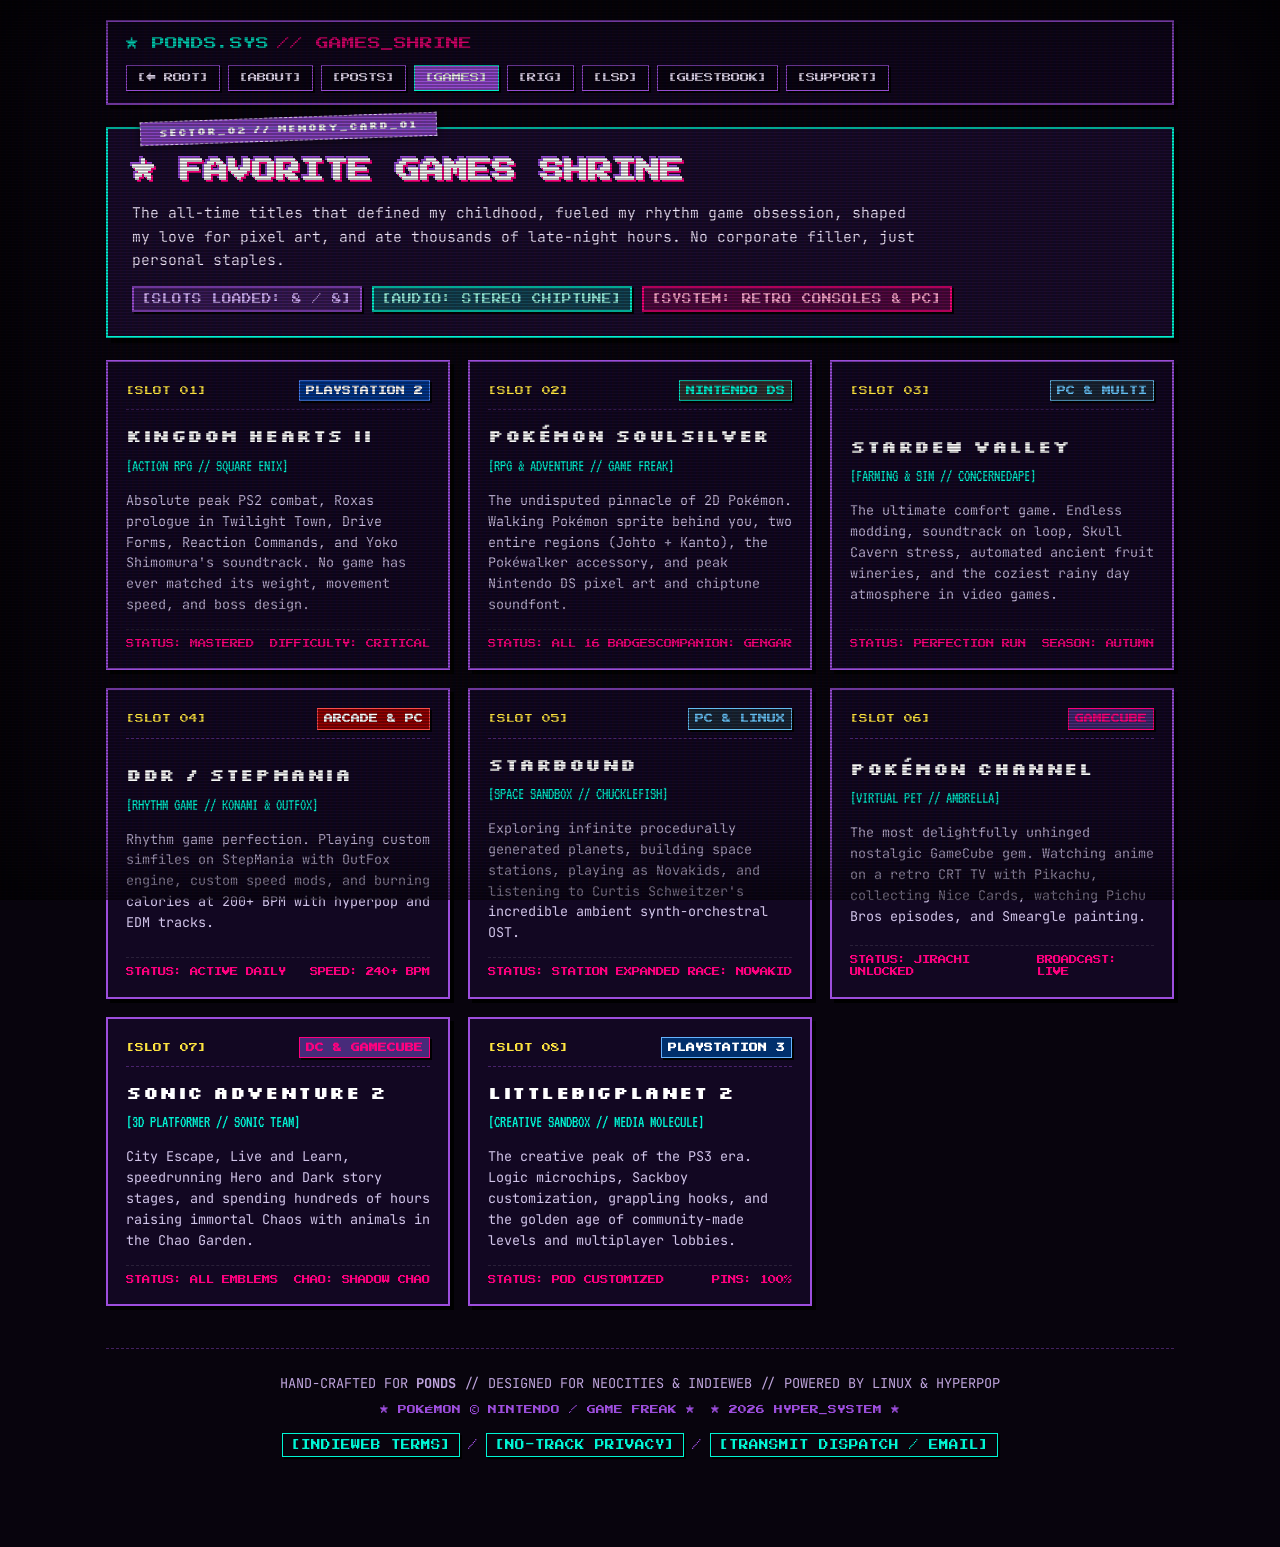
<file: games/index.html>
<!DOCTYPE html>
<html lang="en">
<head>
  <meta charset="UTF-8" />
  <meta name="viewport" content="width=device-width, initial-scale=1.0" />
  <title>★ PONDS // GAMES SHRINE ★ RETRO LOUNGE ★</title>
  <meta name="description" content="Ponds' personal games shrine: Kingdom Hearts 2, Pokémon SoulSilver, Stardew Valley, DDR, Starbound, Pokémon Channel, SA2, and LBP2." />
  <meta name="theme-color" content="#8b00ff" />

  <link rel="icon" type="image/svg+xml" href="../favicon.svg" />
  <link rel="preconnect" href="https://fonts.googleapis.com" />
  <link rel="preconnect" href="https://fonts.gstatic.com" crossorigin />
  <link href="https://fonts.googleapis.com/css2?family=JetBrains+Mono:wght@400;700&family=Press+Start+2P&family=Share+Tech+Mono&family=Silkscreen:wght@400;700&family=VT323&display=swap" rel="stylesheet" />
  <link rel="stylesheet" href="../style.css" />

  <!-- OpenGraph / Social Embed Metadata -->
  <meta property="og:title" content="★ PONDS // GAMES SHRINE ★ RETRO LOUNGE ★" />
  <meta property="og:description" content="Ponds' personal games shrine: Kingdom Hearts 2, Pokémon SoulSilver, Stardew Valley, DDR, Starbound, Pokémon Channel, SA2, and LBP2." />
  <meta property="og:url" content="https://ihateuponds.neocities.org/games/" />
  <meta property="og:type" content="website" />
  <meta property="og:image" content="https://ihateuponds.neocities.org/avatar.jpeg" />

  <style>
    .subpage-container {
      max-width: 1100px;
      margin: 20px auto 50px;
      padding: 0 16px;
      display: flex;
      flex-direction: column;
      gap: 22px;
      position: relative;
      z-index: 10;
    }

    /* Subpage Top Bar */
    .subpage-nav-bar {
      display: flex;
      align-items: center;
      justify-content: space-between;
      background: rgba(18, 7, 32, 0.95);
      border: 2px solid var(--neon-purple);
      box-shadow: 4px 4px 0 #000;
      padding: 12px 18px;
      flex-wrap: wrap;
      gap: 12px;
    }

    .subpage-brand {
      font-family: var(--font-pixel);
      font-size: 0.8rem;
      color: var(--neon-cyan);
      text-decoration: none;
      display: flex;
      align-items: center;
      gap: 8px;
    }
    .subpage-brand:hover {
      color: #fff;
    }

    .subpage-links-group {
      display: flex;
      align-items: center;
      gap: 8px;
      flex-wrap: wrap;
    }

    .subpage-nav-link {
      font-family: var(--font-pixel);
      font-size: 0.58rem;
      padding: 5px 10px;
      background: #090312;
      border: 1px solid var(--neon-purple);
      color: var(--text-main);
      text-decoration: none;
      box-shadow: 2px 2px 0 #000;
      transition: all 0.15s ease;
    }
    .subpage-nav-link:hover, .subpage-nav-link.active {
      background: var(--neon-purple);
      color: #fff;
      border-color: var(--neon-cyan);
    }

    /* Hero Banner */
    .games-hero-card {
      background: var(--bg-card);
      border: 2px solid var(--neon-cyan);
      box-shadow: 5px 5px 0 #000;
      padding: 24px;
      position: relative;
    }

    .games-hero-title {
      font-family: var(--font-pixel);
      font-size: 1.5rem;
      color: #fff;
      text-shadow: 2px 2px 0 var(--neon-pink), -2px -2px 0 var(--neon-purple);
      margin-bottom: 12px;
    }

    .games-hero-desc {
      font-family: var(--font-body);
      font-size: 0.92rem;
      color: var(--text-main);
      line-height: 1.6;
      max-width: 800px;
    }

    .hero-meta-strip {
      margin-top: 14px;
      display: flex;
      gap: 10px;
      flex-wrap: wrap;
    }

    /* Games Grid */
    .games-vault-grid {
      display: grid;
      grid-template-columns: repeat(auto-fit, minmax(320px, 1fr));
      gap: 18px;
    }

    .game-vault-item {
      background: #120722;
      border: 2px solid var(--neon-purple);
      box-shadow: 4px 4px 0 #000;
      padding: 18px;
      display: flex;
      flex-direction: column;
      justify-content: space-between;
      position: relative;
      transition: border-color 0.2s ease, transform 0.2s ease;
    }
    .game-vault-item:hover {
      border-color: var(--neon-pink);
      transform: translateY(-2px);
    }

    .game-header-row {
      display: flex;
      justify-content: space-between;
      align-items: center;
      margin-bottom: 12px;
      border-bottom: 1px dashed rgba(157, 78, 221, 0.4);
      padding-bottom: 8px;
    }

    .game-slot-id {
      font-family: var(--font-pixel);
      font-size: 0.55rem;
      color: var(--neon-yellow);
    }

    .plat-badge {
      font-family: var(--font-pixel);
      font-size: 0.55rem;
      padding: 3px 6px;
      box-shadow: 2px 2px 0 #000;
      font-weight: bold;
    }
    .plat-ps2 { background: #003791; color: #fff; border: 1px solid #4d88ff; }
    .plat-nds { background: #333333; color: #00f5d4; border: 1px solid #00f5d4; }
    .plat-pc { background: #1b2838; color: #66c0f4; border: 1px solid #66c0f4; }
    .plat-arcade { background: #990000; color: #fff; border: 1px solid #ff4d4d; }
    .plat-gcn { background: #472b7a; color: #ff007f; border: 1px solid #ff007f; }
    .plat-ps3 { background: #002f6c; color: #fff; border: 1px solid #66b3ff; }

    .game-title-text {
      font-family: var(--font-silk);
      font-size: 1.15rem;
      color: #fff;
      margin-bottom: 4px;
      letter-spacing: 0.03em;
    }

    .game-genre-tag {
      font-family: var(--font-terminal);
      font-size: 1rem;
      color: var(--neon-cyan);
      margin-bottom: 12px;
      display: inline-block;
    }

    .game-body-desc {
      font-family: var(--font-body);
      font-size: 0.84rem;
      color: #d1c4e9;
      line-height: 1.55;
    }

    .game-footer-tag {
      margin-top: 14px;
      padding-top: 8px;
      border-top: 1px dashed rgba(255, 255, 255, 0.1);
      font-family: var(--font-pixel);
      font-size: 0.52rem;
      color: var(--neon-pink);
      display: flex;
      justify-content: space-between;
    }
  </style>
</head>
<body class="crt-enabled">
  <!-- CRT Scanline Filter -->
  <div class="crt-layer active" id="crt-overlay"></div>

  <div class="subpage-container">

    <!-- Top Navigation Bar -->
    <nav class="subpage-nav-bar">
      <a href="../" class="subpage-brand">
        <span>★ PONDS.SYS</span>
        <span style="color: var(--neon-pink);">// GAMES_SHRINE</span>
      </a>
      <div class="subpage-links-group">
        <a href="../" class="subpage-nav-link">[← ROOT]</a>
        <a href="../about/" class="subpage-nav-link">[ABOUT]</a>
        <a href="../posts/" class="subpage-nav-link">[POSTS]</a>
        <a href="../games/" class="subpage-nav-link active">[GAMES]</a>
        <a href="../rig/" class="subpage-nav-link">[RIG]</a>
        <a href="../lsd/" class="subpage-nav-link">[LSD]</a>
        <a href="../guestbook/" class="subpage-nav-link">[GUESTBOOK]</a>
        <a href="../support/" class="subpage-nav-link">[SUPPORT]</a>
      </div>
    </nav>

    <!-- Games Hero Banner -->
    <header class="games-hero-card">
      <div class="washi-tape purple-tape">SECTOR_02 // MEMORY_CARD_01</div>
      <h1 class="games-hero-title">★ FAVORITE GAMES SHRINE</h1>
      <p class="games-hero-desc">
        The all-time titles that defined my childhood, fueled my rhythm game obsession, shaped my love for pixel art, and ate thousands of late-night hours. No corporate filler, just personal staples.
      </p>
      <div class="hero-meta-strip">
        <span class="accent-pill purple">[SLOTS LOADED: 8 / 8]</span>
        <span class="accent-pill cyan">[AUDIO: STEREO CHIPTUNE]</span>
        <span class="accent-pill pink">[SYSTEM: RETRO CONSOLES &amp; PC]</span>
      </div>
    </header>

    <!-- Games Vault Grid -->
    <main class="games-vault-grid">

      <!-- 1. Kingdom Hearts II -->
      <article class="game-vault-item">
        <div class="game-header-row">
          <span class="game-slot-id">[SLOT 01]</span>
          <span class="plat-badge plat-ps2">PLAYSTATION 2</span>
        </div>
        <div class="game-info">
          <h2 class="game-title-text">Kingdom Hearts II</h2>
          <span class="game-genre-tag">[ACTION RPG // SQUARE ENIX]</span>
          <p class="game-body-desc">
            Absolute peak PS2 combat, Roxas prologue in Twilight Town, Drive Forms, Reaction Commands, and Yoko Shimomura's soundtrack. No game has ever matched its weight, movement speed, and boss design.
          </p>
        </div>
        <div class="game-footer-tag">
          <span>STATUS: MASTERED</span>
          <span>DIFFICULTY: CRITICAL</span>
        </div>
      </article>

      <!-- 2. Pokémon SoulSilver -->
      <article class="game-vault-item">
        <div class="game-header-row">
          <span class="game-slot-id">[SLOT 02]</span>
          <span class="plat-badge plat-nds">NINTENDO DS</span>
        </div>
        <div class="game-info">
          <h2 class="game-title-text">Pokémon SoulSilver</h2>
          <span class="game-genre-tag">[RPG &amp; ADVENTURE // GAME FREAK]</span>
          <p class="game-body-desc">
            The undisputed pinnacle of 2D Pokémon. Walking Pokémon sprite behind you, two entire regions (Johto + Kanto), the Pokéwalker accessory, and peak Nintendo DS pixel art and chiptune soundfont.
          </p>
        </div>
        <div class="game-footer-tag">
          <span>STATUS: ALL 16 BADGES</span>
          <span>COMPANION: GENGAR</span>
        </div>
      </article>

      <!-- 3. Stardew Valley -->
      <article class="game-vault-item">
        <div class="game-header-row">
          <span class="game-slot-id">[SLOT 03]</span>
          <span class="plat-badge plat-pc">PC &amp; MULTI</span>
        </div>
        <div class="game-info">
          <h2 class="game-title-text">Stardew Valley</h2>
          <span class="game-genre-tag">[FARMING &amp; SIM // CONCERNEDAPE]</span>
          <p class="game-body-desc">
            The ultimate comfort game. Endless modding, soundtrack on loop, Skull Cavern stress, automated ancient fruit wineries, and the coziest rainy day atmosphere in video games.
          </p>
        </div>
        <div class="game-footer-tag">
          <span>STATUS: PERFECTION RUN</span>
          <span>SEASON: AUTUMN</span>
        </div>
      </article>

      <!-- 4. DanceDanceRevolution / StepMania -->
      <article class="game-vault-item">
        <div class="game-header-row">
          <span class="game-slot-id">[SLOT 04]</span>
          <span class="plat-badge plat-arcade">ARCADE &amp; PC</span>
        </div>
        <div class="game-info">
          <h2 class="game-title-text">DDR / StepMania</h2>
          <span class="game-genre-tag">[RHYTHM GAME // KONAMI &amp; OUTFOX]</span>
          <p class="game-body-desc">
            Rhythm game perfection. Playing custom simfiles on StepMania with OutFox engine, custom speed mods, and burning calories at 200+ BPM with hyperpop and EDM tracks.
          </p>
        </div>
        <div class="game-footer-tag">
          <span>STATUS: ACTIVE DAILY</span>
          <span>SPEED: 240+ BPM</span>
        </div>
      </article>

      <!-- 5. Starbound -->
      <article class="game-vault-item">
        <div class="game-header-row">
          <span class="game-slot-id">[SLOT 05]</span>
          <span class="plat-badge plat-pc">PC &amp; LINUX</span>
        </div>
        <div class="game-info">
          <h2 class="game-title-text">Starbound</h2>
          <span class="game-genre-tag">[SPACE SANDBOX // CHUCKLEFISH]</span>
          <p class="game-body-desc">
            Exploring infinite procedurally generated planets, building space stations, playing as Novakids, and listening to Curtis Schweitzer's incredible ambient synth-orchestral OST.
          </p>
        </div>
        <div class="game-footer-tag">
          <span>STATUS: STATION EXPANDED</span>
          <span>RACE: NOVAKID</span>
        </div>
      </article>

      <!-- 6. Pokémon Channel -->
      <article class="game-vault-item">
        <div class="game-header-row">
          <span class="game-slot-id">[SLOT 06]</span>
          <span class="plat-badge plat-gcn">GAMECUBE</span>
        </div>
        <div class="game-info">
          <h2 class="game-title-text">Pokémon Channel</h2>
          <span class="game-genre-tag">[VIRTUAL PET // AMBRELLA]</span>
          <p class="game-body-desc">
            The most delightfully unhinged nostalgic GameCube gem. Watching anime on a retro CRT TV with Pikachu, collecting Nice Cards, watching Pichu Bros episodes, and Smeargle painting.
          </p>
        </div>
        <div class="game-footer-tag">
          <span>STATUS: JIRACHI UNLOCKED</span>
          <span>BROADCAST: LIVE</span>
        </div>
      </article>

      <!-- 7. Sonic Adventure 2 -->
      <article class="game-vault-item">
        <div class="game-header-row">
          <span class="game-slot-id">[SLOT 07]</span>
          <span class="plat-badge plat-gcn">DC &amp; GAMECUBE</span>
        </div>
        <div class="game-info">
          <h2 class="game-title-text">Sonic Adventure 2</h2>
          <span class="game-genre-tag">[3D PLATFORMER // SONIC TEAM]</span>
          <p class="game-body-desc">
            City Escape, Live and Learn, speedrunning Hero and Dark story stages, and spending hundreds of hours raising immortal Chaos with animals in the Chao Garden.
          </p>
        </div>
        <div class="game-footer-tag">
          <span>STATUS: ALL EMBLEMS</span>
          <span>CHAO: SHADOW CHAO</span>
        </div>
      </article>

      <!-- 8. LittleBigPlanet 2 -->
      <article class="game-vault-item">
        <div class="game-header-row">
          <span class="game-slot-id">[SLOT 08]</span>
          <span class="plat-badge plat-ps3">PLAYSTATION 3</span>
        </div>
        <div class="game-info">
          <h2 class="game-title-text">LittleBigPlanet 2</h2>
          <span class="game-genre-tag">[CREATIVE SANDBOX // MEDIA MOLECULE]</span>
          <p class="game-body-desc">
            The creative peak of the PS3 era. Logic microchips, Sackboy customization, grappling hooks, and the golden age of community-made levels and multiplayer lobbies.
          </p>
        </div>
        <div class="game-footer-tag">
          <span>STATUS: POD CUSTOMIZED</span>
          <span>PINS: 100%</span>
        </div>
      </article>

    </main>

    <!-- Footer -->
    <footer class="scrap-footer" style="margin-top: 20px;">
      <p class="footer-text">
        HAND-CRAFTED FOR <strong>PONDS</strong> // DESIGNED FOR NEOCITIES &amp; INDIEWEB // POWERED BY LINUX &amp; HYPERPOP
      </p>
      <div class="footer-badges">
        <span>★ POKÉMON © NINTENDO / GAME FREAK ★</span>
        <span>★ 2026 HYPER_SYSTEM ★</span>
      </div>
      <div class="footer-legal-links">
        <a href="../#terms-modal" class="footer-policy-btn">[INDIEWEB TERMS]</a>
        <span class="footer-sep">/</span>
        <a href="../#privacy-modal" class="footer-policy-btn">[NO-TRACK PRIVACY]</a>
        <span class="footer-sep">/</span>
        <a href="mailto:ihateuponds@gmail.com" class="footer-policy-btn">[TRANSMIT DISPATCH / EMAIL]</a>
      </div>
    </footer>

  </div>

  <script>
    document.addEventListener("DOMContentLoaded", () => {
      // Sound FX Engine
      let audioCtx = null;
      function playChime(freq = 600) {
        try {
          const AudioContext = window.AudioContext || window.webkitAudioContext;
          if (!audioCtx) audioCtx = new AudioContext();
          if (audioCtx.state === "suspended") audioCtx.resume();
          const osc = audioCtx.createOscillator();
          const gain = audioCtx.createGain();
          osc.type = "triangle";
          osc.frequency.setValueAtTime(freq, audioCtx.currentTime);
          osc.frequency.exponentialRampToValueAtTime(freq * 1.4, audioCtx.currentTime + 0.08);
          gain.gain.setValueAtTime(0.15, audioCtx.currentTime);
          gain.gain.exponentialRampToValueAtTime(0.01, audioCtx.currentTime + 0.1);
          osc.connect(gain);
          gain.connect(audioCtx.destination);
          osc.start();
          osc.stop(audioCtx.currentTime + 0.1);
        } catch(e) {}
      }

      // Interactive Game Cards Click
      document.querySelectorAll(".game-vault-item").forEach(item => {
        item.style.cursor = "pointer";
        item.addEventListener("click", () => {
          document.querySelectorAll(".game-vault-item").forEach(i => i.style.borderColor = "var(--neon-purple)");
          item.style.borderColor = "var(--neon-pink)";
          playChime(700);
        });
      });

      // Unlock Gym Badge for visiting /games/
      try {
        let badges = JSON.parse(localStorage.getItem('ponds_gym_badges') || '{}');
        badges['volcano'] = true;
        localStorage.setItem('ponds_gym_badges', JSON.stringify(badges));
      } catch(e) {}

      // Click chime for buttons & links
      document.querySelectorAll("button, a").forEach(el => {
        el.addEventListener("click", () => playChime(750));
      });
    });
  </script>
</body>
</html>
</file>
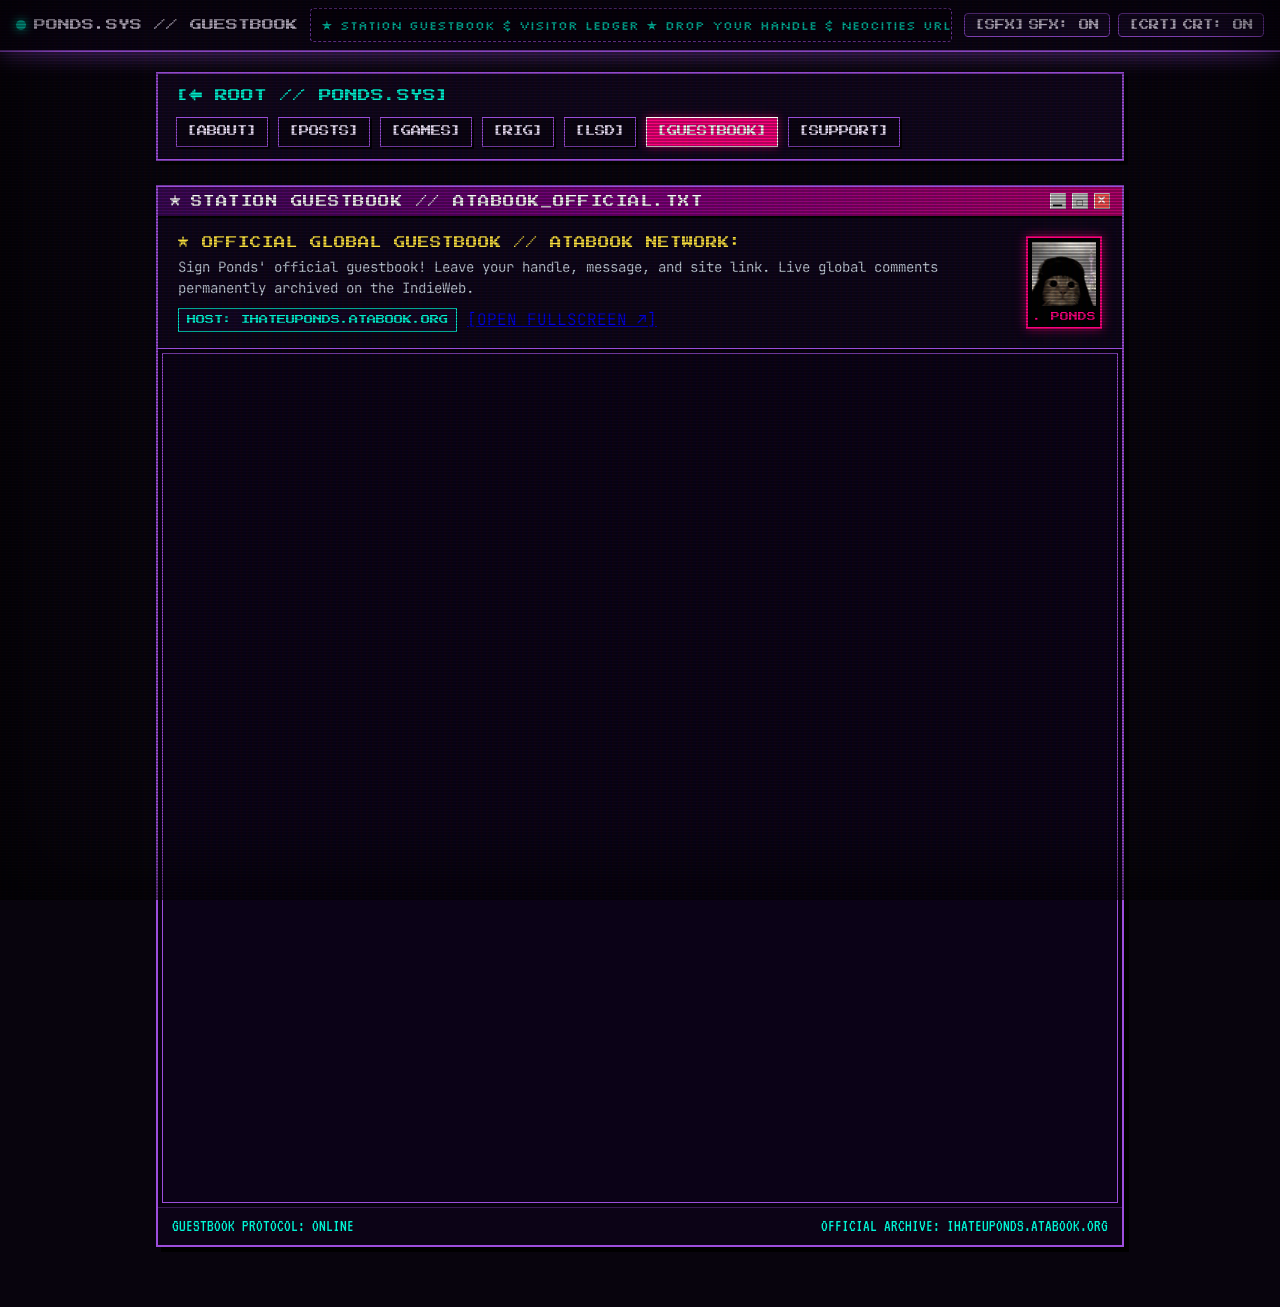
<file: guestbook/index.html>
<!DOCTYPE html>
<html lang="en">
<head>
  <meta charset="UTF-8" />
  <meta name="viewport" content="width=device-width, initial-scale=1.0" />
  <title>★ PONDS // GUESTBOOK ★ SIGNATURES &amp; SHOUTBOX ★</title>
  <meta name="description" content="Ponds public guestbook and visitor ledger: Sign your name, choose a retro pixel avatar, and leave your mark on the station." />
  <meta name="theme-color" content="#8b00ff" />

  <link rel="icon" type="image/svg+xml" href="../favicon.svg" />
  <link rel="preconnect" href="https://fonts.googleapis.com" />
  <link rel="preconnect" href="https://fonts.gstatic.com" crossorigin />
  <link href="https://fonts.googleapis.com/css2?family=JetBrains+Mono:wght@400;700&family=Press+Start+2P&family=Share+Tech+Mono&family=Silkscreen:wght@400;700&family=VT323&display=swap" rel="stylesheet" />
  <link rel="stylesheet" href="../style.css" />

  <!-- OpenGraph / Social Embed Metadata -->
  <meta property="og:title" content="★ PONDS // GUESTBOOK ★ SIGNATURES &amp; SHOUTBOX ★" />
  <meta property="og:description" content="Ponds public guestbook and visitor ledger: Sign your name, choose a retro pixel avatar, and leave your mark on the station." />
  <meta property="og:url" content="https://ihateuponds.neocities.org/guestbook/" />
  <meta property="og:type" content="website" />
  <meta property="og:image" content="https://ihateuponds.neocities.org/avatar.jpeg" />

  <style>
    .subpage-container {
      max-width: 1000px;
      margin: 20px auto 60px;
      padding: 0 16px;
      display: flex;
      flex-direction: column;
      gap: 24px;
      position: relative;
      z-index: 10;
    }

    /* Subpage Top Bar */
    .subpage-nav-bar {
      display: flex;
      align-items: center;
      justify-content: space-between;
      background: rgba(18, 7, 32, 0.95);
      border: 2px solid var(--neon-purple);
      box-shadow: 4px 4px 0 #000;
      padding: 12px 18px;
      flex-wrap: wrap;
      gap: 12px;
    }

    .subpage-brand {
      font-family: var(--font-pixel);
      font-size: 0.8rem;
      color: var(--neon-cyan);
      text-decoration: none;
      display: flex;
      align-items: center;
      gap: 8px;
    }
    .subpage-brand:hover {
      color: #fff;
    }

    .subpage-telemetry {
      display: flex;
      align-items: center;
      gap: 10px;
      flex-wrap: wrap;
    }

    .telemetry-link {
      font-family: var(--font-pixel);
      font-size: 0.65rem;
      text-decoration: none;
      padding: 6px 10px;
      border: 1px solid var(--neon-purple);
      background: rgba(10, 4, 18, 0.85);
      color: var(--text-main);
      transition: all 0.15s ease;
    }
    .telemetry-link:hover, .telemetry-link.active {
      background: var(--neon-pink);
      color: #fff;
      border-color: #fff;
      box-shadow: 0 0 8px var(--neon-pink-glow);
    }

    /* Retro Window Base */
    .retro-window {
      background: rgba(18, 7, 32, 0.95);
      border: 2px solid var(--neon-purple);
      box-shadow: 5px 5px 0 #000;
      display: flex;
      flex-direction: column;
      position: relative;
      overflow: hidden;
    }

    .retro-titlebar {
      background: linear-gradient(90deg, #3d0859, #800080 50%, #b8006e);
      color: #fff;
      padding: 6px 12px;
      display: flex;
      align-items: center;
      justify-content: space-between;
      font-family: var(--font-pixel);
      font-size: 0.72rem;
      letter-spacing: 0.5px;
      border-bottom: 2px solid #000;
      user-select: none;
    }

    .retro-titlebar-left {
      display: flex;
      align-items: center;
      gap: 8px;
    }

    .retro-titlebar-controls {
      display: flex;
      gap: 6px;
    }

    .retro-btn {
      display: inline-block;
      width: 16px;
      height: 16px;
      line-height: 14px;
      text-align: center;
      background: #c0c0c0;
      color: #000;
      border: 1px outset #fff;
      font-size: 10px;
      font-weight: bold;
      cursor: pointer;
    }
    .retro-btn:active {
      border: 1px inset #fff;
    }
    .retro-btn.close {
      background: #ff5555;
      color: #fff;
    }

    /* Retro Window Interactive States */
    .retro-window.is-collapsed .retro-window-body,
    .retro-window.is-collapsed .retro-window-footer {
      display: none !important;
    }
    .retro-window.is-maximized {
      position: fixed !important;
      top: 24px !important;
      left: 24px !important;
      right: 24px !important;
      bottom: 24px !important;
      z-index: 9999 !important;
      max-width: none !important;
      max-height: none !important;
      margin: 0 !important;
      overflow-y: auto !important;
      box-shadow: 0 0 30px rgba(247, 37, 133, 0.6), 0 0 0 1000px rgba(5, 2, 10, 0.85) !important;
    }
    .retro-restore-bar {
      position: fixed;
      bottom: 16px;
      right: 16px;
      display: flex;
      flex-direction: column;
      gap: 6px;
      z-index: 9998;
    }
    .retro-restore-chip {
      font-family: var(--font-pixel);
      font-size: 0.62rem;
      background: #140726;
      color: var(--neon-cyan);
      border: 1px solid var(--neon-pink);
      padding: 6px 12px;
      cursor: pointer;
      box-shadow: 2px 2px 0 #000;
      transition: all 0.15s ease;
    }
    .retro-restore-chip:hover {
      background: var(--neon-pink);
      color: #fff;
      transform: translateY(-2px);
    }

    .retro-window-body {
      padding: 20px;
      display: flex;
      flex-direction: column;
      gap: 16px;
    }

    .retro-window-footer {
      background: rgba(12, 4, 22, 0.95);
      border-top: 1px solid rgba(157, 78, 221, 0.3);
      padding: 6px 14px;
      display: flex;
      align-items: center;
      justify-content: space-between;
      font-family: var(--font-terminal);
      font-size: 1.05rem;
      color: var(--neon-cyan);
    }


    .atabook-frame-container {
      width: 100%;
      height: 850px;
      background: #06010d;
      position: relative;
    }
  </style>
</head>
<body>

  <!-- Ambient Canvas -->
  <canvas id="bg-canvas"></canvas>

  <!-- Top Navigation Bar -->
  <header class="top-nav-bar">
    <a href="../" class="nav-brand" style="text-decoration: none; color: inherit;" title="Return to Root">
      <span class="status-dot"></span>
      <span class="brand-text">PONDS.SYS // GUESTBOOK</span>
    </a>
    
    <div class="marquee-wrapper">
      <div class="marquee-content">
        <span>★ STATION GUESTBOOK &amp; VISITOR LEDGER ★ DROP YOUR HANDLE &amp; NEOCITIES URL ★ CHOOSE A PIXEL STAMP ★ INDIEWEB NETWORK ARCHIVE ★</span>
      </div>
    </div>

    <div class="nav-controls">
      <button id="btn-sound-toggle" class="control-btn" title="Toggle Sound FX">
        <span class="btn-icon">[SFX]</span> <span class="btn-label">SFX: ON</span>
      </button>
      <button id="btn-crt-toggle" class="control-btn" title="Toggle CRT Scanline Effect">
        <span class="btn-icon">[CRT]</span> <span class="btn-label">CRT: ON</span>
      </button>
    </div>
  </header>

  <!-- Main Content Container -->
  <main class="subpage-container">

    <!-- Subpage Navigation Strip -->
    <nav class="subpage-nav-bar" aria-label="Breadcrumb and Subpage Links">
      <a href="../" class="subpage-brand">
        <span>[← ROOT // PONDS.SYS]</span>
      </a>
      <div class="subpage-telemetry">
        <a href="../about/" class="telemetry-link">[ABOUT]</a>
        <a href="../posts/" class="telemetry-link">[POSTS]</a>
        <a href="../games/" class="telemetry-link">[GAMES]</a>
        <a href="../rig/" class="telemetry-link">[RIG]</a>
        <a href="../lsd/" class="telemetry-link">[LSD]</a>
        <a href="../guestbook/" class="telemetry-link active">[GUESTBOOK]</a>
        <a href="../support/" class="telemetry-link">[SUPPORT]</a>
      </div>
    </nav>

    <!-- SINGLE UNIFIED GUESTBOOK WINDOW: OFFICIAL ATABOOK -->
    <section class="retro-window">
      <div class="retro-titlebar">
        <div class="retro-titlebar-left">
          <span>★</span> STATION GUESTBOOK // ATABOOK_OFFICIAL.TXT
        </div>
        <div class="retro-titlebar-controls">
          <span class="retro-btn">_</span>
          <span class="retro-btn">□</span>
          <span class="retro-btn close">×</span>
        </div>
      </div>

      <!-- Guestbook Header / Info -->
      <div class="retro-window-body" style="border-bottom: 1px solid var(--neon-purple); background: rgba(14, 5, 26, 0.85); padding: 16px 20px;">
        <div style="display: flex; gap: 16px; align-items: center; justify-content: space-between; flex-wrap: wrap;">
          <div style="flex: 1; min-width: 240px;">
            <p style="margin: 0 0 6px 0; font-family: var(--font-pixel); font-size: 0.72rem; color: var(--neon-yellow);">
              ★ OFFICIAL GLOBAL GUESTBOOK // ATABOOK NETWORK:
            </p>
            <p style="margin: 0 0 8px 0; font-size: 0.88rem; line-height: 1.5; color: #cbd5e1;">
              Sign Ponds' official guestbook! Leave your handle, message, and site link. Live global comments permanently archived on the IndieWeb.
            </p>
            <div style="display: flex; gap: 10px; align-items: center; flex-wrap: wrap;">
              <span style="font-family: var(--font-pixel); font-size: 0.58rem; color: var(--neon-cyan); background: #140726; border: 1px solid var(--neon-cyan); padding: 4px 8px;">
                HOST: IHATEUPONDS.ATABOOK.ORG
              </span>
              <a href="https://ihateuponds.atabook.org/" target="_blank" rel="noopener noreferrer" class="entry-url-badge" style="display: inline-flex; align-items: center; gap: 4px;">
                <span>[OPEN FULLSCREEN ↗]</span>
              </a>
            </div>
          </div>
          <div style="text-align: center; border: 2px solid var(--neon-pink); padding: 4px; background: #000; box-shadow: 0 0 10px var(--neon-pink-glow);">
            <img src="../avatar.jpeg" alt="Ponds Avatar" style="width: 64px; height: 64px; object-fit: cover; display: block;" />
            <div style="font-family: var(--font-pixel); font-size: 0.55rem; color: var(--neon-pink); margin-top: 4px;">. PONDS</div>
          </div>
        </div>
      </div>

      <!-- Live Atabook Guestbook Frame -->
      <div style="background: #06010d; padding: 4px;">
        <iframe src="https://ihateuponds.atabook.org/" title="Ponds Atabook Guestbook" style="width: 100%; height: 850px; border: 1px solid var(--neon-purple); background: #0b0217; display: block;" allowtransparency="true" loading="lazy"></iframe>
      </div>

      <div class="retro-window-footer">
        <span>GUESTBOOK PROTOCOL: ONLINE</span>
        <span>OFFICIAL ARCHIVE: IHATEUPONDS.ATABOOK.ORG</span>
      </div>
    </section>

  </main>

  <!-- Retro CRT Scanline Overlay -->
  <div id="crt-overlay" class="crt-layer active"></div>

  <!-- Audio and Interactive Guestbook Engine -->
  <script>
    document.addEventListener("DOMContentLoaded", () => {
      // Sound FX Engine
      let sfxEnabled = true;
      let audioCtx = null;

      function initAudio() {
        if (!audioCtx) {
          const AudioContext = window.AudioContext || window.webkitAudioContext;
          audioCtx = new AudioContext();
        }
        if (audioCtx.state === "suspended") {
          audioCtx.resume();
        }
      }

      function playChime(freq = 600) {
        if (!sfxEnabled) return;
        try {
          initAudio();
          const osc = audioCtx.createOscillator();
          const gain = audioCtx.createGain();
          osc.type = "triangle";
          osc.frequency.setValueAtTime(freq, audioCtx.currentTime);
          osc.frequency.exponentialRampToValueAtTime(freq * 1.5, audioCtx.currentTime + 0.08);
          gain.gain.setValueAtTime(0.2, audioCtx.currentTime);
          gain.gain.exponentialRampToValueAtTime(0.01, audioCtx.currentTime + 0.1);
          osc.connect(gain);
          gain.connect(audioCtx.destination);
          osc.start();
          osc.stop(audioCtx.currentTime + 0.1);
        } catch(e) {}
      }

      const sfxBtn = document.getElementById("btn-sound-toggle");
      if (sfxBtn) {
        sfxBtn.addEventListener("click", () => {
          sfxEnabled = !sfxEnabled;
          sfxBtn.querySelector(".btn-label").textContent = sfxEnabled ? "SFX: ON" : "SFX: OFF";
          playChime(sfxEnabled ? 880 : 440);
        });
      }

      // CRT Toggle
      const crtBtn = document.getElementById("btn-crt-toggle");
      const crtLayer = document.getElementById("crt-overlay");
      if (crtBtn && crtLayer) {
        crtBtn.addEventListener("click", () => {
          crtLayer.classList.toggle("active");
          const isOn = crtLayer.classList.contains("active");
          crtBtn.querySelector(".btn-label").textContent = isOn ? "CRT: ON" : "CRT: OFF";
          playChime(isOn ? 750 : 500);
        });
      }

      // Star Canvas
      const canvas = document.getElementById("bg-canvas");
      if (canvas) {
        const ctx = canvas.getContext("2d");
        let width = canvas.width = window.innerWidth;
        let height = canvas.height = window.innerHeight;

        const stars = Array.from({ length: 90 }, () => ({
          x: Math.random() * width,
          y: Math.random() * height,
          size: Math.random() * 2 + 1,
          color: Math.random() > 0.4 ? "#9d4edd" : (Math.random() > 0.5 ? "#ff007f" : "#00f5d4"),
          speed: Math.random() * 0.4 + 0.1
        }));

        window.addEventListener("resize", () => {
          width = canvas.width = window.innerWidth;
          height = canvas.height = window.innerHeight;
        });

        function renderStars() {
          ctx.clearRect(0, 0, width, height);
          for (let s of stars) {
            s.y += s.speed;
            if (s.y > height) {
              s.y = 0;
              s.x = Math.random() * width;
            }
            ctx.fillStyle = s.color;
            ctx.fillRect(s.x, s.y, s.size, s.size);
          }
          requestAnimationFrame(renderStars);
        }
        renderStars();
      }

      // Unlock Gym Badge for exploring guestbook
      try {
        let badges = JSON.parse(localStorage.getItem("ponds_gym_badges") || "{}");
        badges["soul"] = true; // Soul badge for visiting guestbook
        localStorage.setItem("ponds_gym_badges", JSON.stringify(badges));
      } catch(e) {}

      // Interactive Retro Window Controls Engine
      function setupRetroWindowControls() {
        let restoreBar = document.getElementById("retro-restore-bar");
        if (!restoreBar) {
          restoreBar = document.createElement("div");
          restoreBar.id = "retro-restore-bar";
          restoreBar.className = "retro-restore-bar";
          document.body.appendChild(restoreBar);
        }

        document.querySelectorAll(".retro-window").forEach((win, winIdx) => {
          const titlebar = win.querySelector(".retro-titlebar");
          if (!titlebar) return;
          const titleLeft = titlebar.querySelector(".retro-titlebar-left");
          const winTitle = titleLeft ? titleLeft.textContent.replace(/[\n\r\t]+/g, ' ').trim() : `WINDOW #${winIdx + 1}`;

          const btnMin = win.querySelector(".retro-titlebar-controls .retro-btn:nth-child(1)");
          const btnMax = win.querySelector(".retro-titlebar-controls .retro-btn:nth-child(2)");
          const btnClose = win.querySelector(".retro-titlebar-controls .retro-btn.close") || win.querySelector(".retro-titlebar-controls .retro-btn:nth-child(3)");

          if (btnMin) {
            btnMin.title = "Minimize / Collapse Window";
            btnMin.onclick = (e) => {
              e.stopPropagation();
              const isCollapsed = win.classList.toggle("is-collapsed");
              btnMin.textContent = isCollapsed ? "+" : "_";
              playChime(isCollapsed ? 520 : 680);
            };
          }

          if (btnMax) {
            btnMax.title = "Maximize / Windowed View";
            btnMax.onclick = (e) => {
              e.stopPropagation();
              const isMax = win.classList.toggle("is-maximized");
              btnMax.textContent = isMax ? "▣" : "□";
              playChime(isMax ? 850 : 600);
            };
          }

          if (btnClose) {
            btnClose.title = "Close Window";
            btnClose.onclick = (e) => {
              e.stopPropagation();
              win.style.display = "none";
              playChime(420);

              const chip = document.createElement("button");
              chip.type = "button";
              chip.className = "retro-restore-chip";
              chip.textContent = `[RESTORE: ${winTitle.substring(0, 22)}]`;
              chip.onclick = () => {
                win.style.display = "";
                chip.remove();
                playChime(750);
              };
              restoreBar.appendChild(chip);
            };
          }
        });
      }
      setupRetroWindowControls();

      // Click chime for buttons
      document.querySelectorAll("button, a").forEach(el => {
        el.addEventListener("click", () => playChime(750));
    });
  </script>
</body>
</html>
</file>
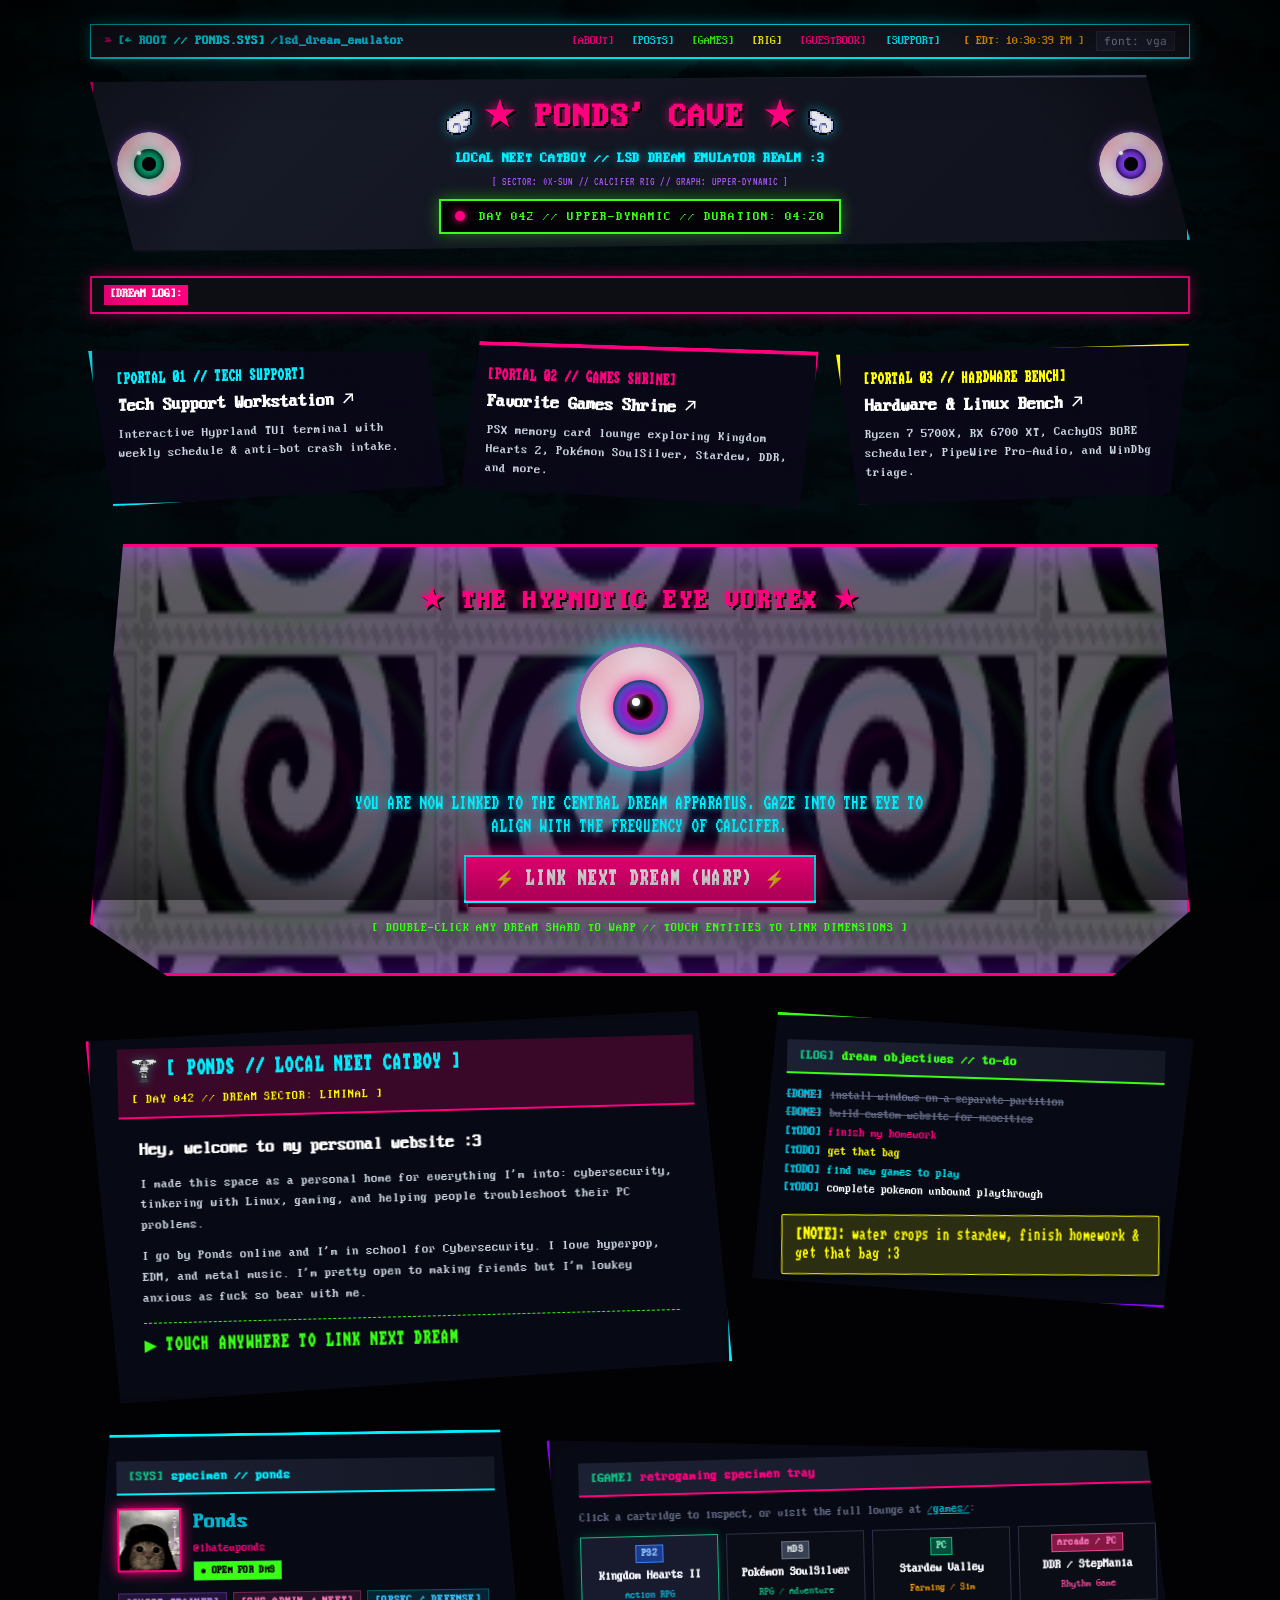
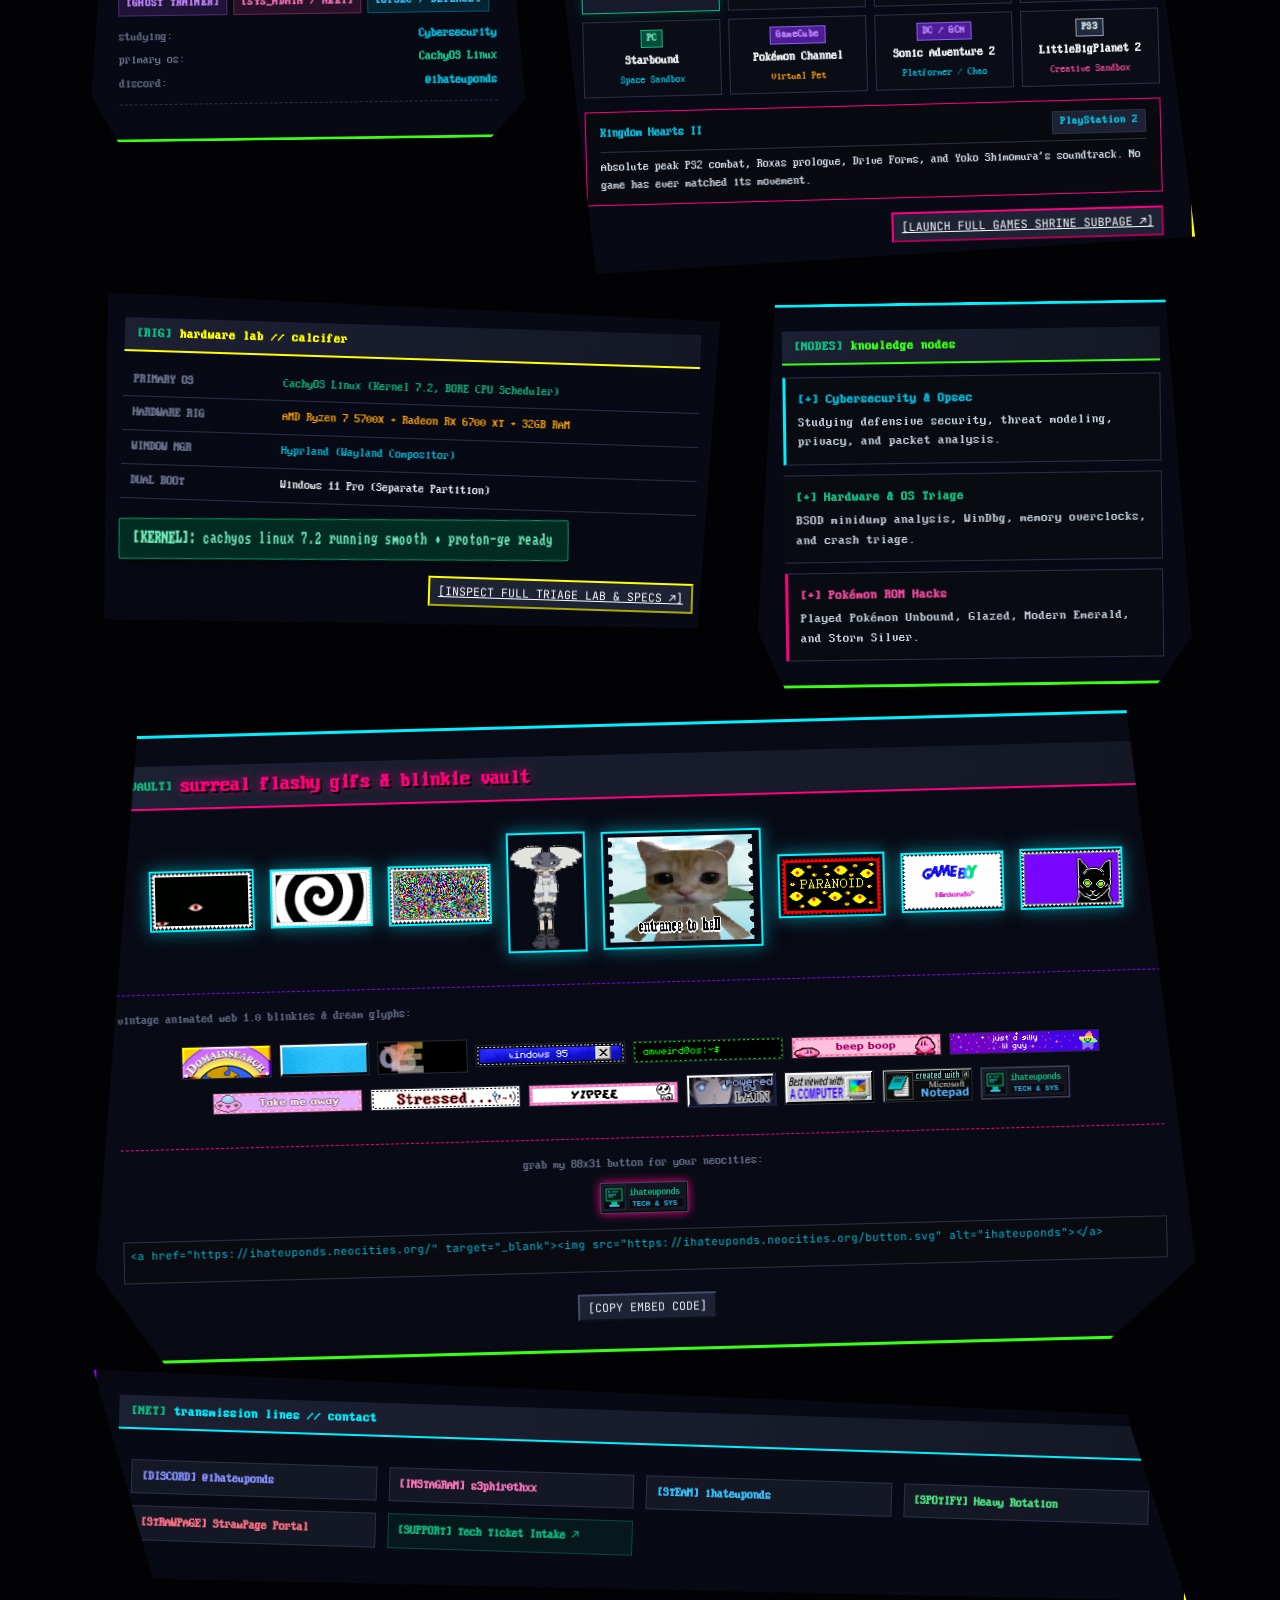
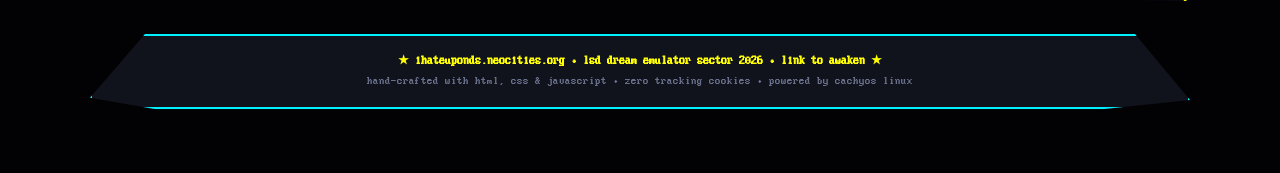
<file: lsd/index.html>
<!DOCTYPE html>
<html lang="en">
<!--
  ============================================================
  PONDS' CAVE // LSD DREAM EMULATOR TOTAL OVERHAUL
  100% NON-BOXY POLYGONAL FRAGMENTS & ACID NEON PSYCHEDELIA
  HOSTED ON NEOCITIES: https://ihateuponds.neocities.org/
  ============================================================
-->
<head>
  <meta charset="UTF-8">
  <meta name="viewport" content="width=device-width, initial-scale=1.0">
  <title>★ PONDS' CAVE // LSD DREAM EMULATOR ★</title>
  <meta name="description" content="Ponds' personal liminal webcore portal: LSD Dream Emulator overhaul, non-boxy polygonal shards, giant flashy gifs, and hypnotic eye vortex.">
  <meta name="theme-color" content="#ff007f">

  <link rel="icon" type="image/svg+xml" href="../favicon.svg">
  <link rel="preconnect" href="https://fonts.googleapis.com">
  <link rel="preconnect" href="https://fonts.gstatic.com" crossorigin>
  <link href="https://fonts.googleapis.com/css2?family=JetBrains+Mono:wght@400;600;700&family=VT323&family=Share+Tech+Mono&display=swap" rel="stylesheet">
  
  <!-- OpenGraph / Social Embed Metadata (Discord, Telegram, iMessage) -->
  <meta property="og:title" content="★ PONDS' CAVE // LSD DREAM EMULATOR ★">
  <meta property="og:description" content="Ponds' personal liminal webcore portal: LSD Dream Emulator overhaul, non-boxy polygonal shards, favorite games shrine, and hardware lab.">
  <meta property="og:url" content="https://ihateuponds.neocities.org/">
  <meta property="og:type" content="website">
  <meta property="og:image" content="https://ihateuponds.neocities.org/avatar.jpeg">

  <link rel="stylesheet" href="style.css">
  <script src="script.js" defer></script>
</head>
<body id="page-body">

  <!-- Ambient CRT Scanline Layer -->
  <div class="crt-vignette" aria-hidden="true"></div>

  <div class="site-wrapper">

    <!-- Top URL / Telemetry Bar -->
    <div class="top-url-bar" style="border-color: var(--acid-cyan); box-shadow: 0 0 14px rgba(0, 240, 255, 0.4);">
      <div class="url-breadcrumb">
        <span class="url-arrow" style="color: var(--acid-pink);">»</span>
        <a href="../" class="url-domain" style="text-decoration: none; color: var(--acid-cyan); font-weight: bold;">[← ROOT // PONDS.SYS]</a><span class="url-path"> /lsd_dream_emulator</span>
      </div>
      <div class="top-bar-meta">
        <a href="../about/" style="color: var(--acid-pink); text-decoration: none; font-size: 0.75rem; margin-right: 6px;">[ABOUT]</a>
        <a href="../posts/" style="color: var(--acid-cyan); text-decoration: none; font-size: 0.75rem; margin-right: 6px;">[POSTS]</a>
        <a href="../games/" style="color: var(--acid-lime); text-decoration: none; font-size: 0.75rem; margin-right: 6px;">[GAMES]</a>
        <a href="../rig/" style="color: var(--acid-yellow); text-decoration: none; font-size: 0.75rem; margin-right: 6px;">[RIG]</a>
        <a href="../guestbook/" style="color: var(--acid-pink); text-decoration: none; font-size: 0.75rem; margin-right: 8px;">[GUESTBOOK]</a>
        <a href="../support/" style="color: var(--acid-cyan); text-decoration: none; font-size: 0.75rem; margin-right: 12px;">[SUPPORT]</a>
        <span class="clock-display">[ EDT: <span id="clock-display">--:--:--</span> ]</span>
        <button id="font-toggle-btn" class="mini-tag-btn" title="Toggle Font">font: vga</button>
      </div>
    </div>

    <!-- Main Header Banner with Flanking Tracking Eyeballs -->
    <header class="retro-header dream-header shard-poly-1" style="margin-bottom: 8px;">
      <div class="header-content-wrap">
        
        <!-- Left Eyeball Entity -->
        <div class="eye-cluster" id="eye-cluster-left" aria-hidden="true">
          <div class="organic-eye" id="eye-1">
            <div class="sclera">
              <div class="veins"></div>
              <div class="iris">
                <div class="pupil"></div>
                <div class="glint"></div>
              </div>
            </div>
            <div class="eyelid-shutter"></div>
          </div>
        </div>

        <div class="header-titles">
          <div class="header-decor-row">
            <img src="../assets/decors/pixel-wing.png" alt="pixel wing decor" class="header-wing left-wing pixel-img">
            <h1 class="glitch-title rainbow-text" title="welcome to ponds' cave"><a href="./" style="color: inherit; text-decoration: none;">★ PONDS' CAVE ★</a></h1>
            <img src="../assets/decors/pixel-wing.png" alt="pixel wing decor" class="header-wing right-wing pixel-img">
          </div>
          <p class="header-tagline" style="color: var(--acid-cyan); font-weight: bold; text-shadow: 0 0 8px rgba(0, 240, 255, 0.6);">
            Local NEET Catboy // LSD Dream Emulator Realm :3
          </p>
          <div class="dream-coords">[ SECTOR: 0X-SUN // CALCIFER RIG // GRAPH: UPPER-DYNAMIC ]</div>
          
          <!-- LSD Dream Graph Radar HUD -->
          <div class="dream-graph-hud">
            <span class="graph-quad-dot"></span>
            <span id="graph-status-text">DAY 042 // UPPER-DYNAMIC // DURATION: 04:20</span>
          </div>
        </div>

        <!-- Right Eyeball Entity -->
        <div class="eye-cluster" id="eye-cluster-right" aria-hidden="true">
          <div class="organic-eye" id="eye-2">
            <div class="sclera">
              <div class="veins"></div>
              <div class="iris">
                <div class="pupil"></div>
                <div class="glint"></div>
              </div>
            </div>
            <div class="eyelid-shutter"></div>
          </div>
        </div>

      </div>
    </header>

    <!-- Marquee Ticker -->
    <div class="marquee-bar" style="border: 2px solid var(--acid-pink); box-shadow: 0 0 15px rgba(255, 0, 127, 0.4);">
      <div class="marquee-label" style="background: var(--acid-pink); color: #fff;">[DREAM LOG]:</div>
      <div class="marquee-content">
        <span class="marquee-text" style="color: var(--acid-lime);">Idk what to put here, LOLOLOLOLOLOLOLOLOLOLOLOLOLOLOLOLOLOLOLOLOL</span>
      </div>
    </div>

    <!-- NON-BOXY CRYSTAL PORTAL LINKS (MidiFreak Style) -->
    <div class="crystal-portals-row">
      <a href="../support/" class="crystal-portal-card card-support rotateA">
        <div style="font-family: var(--font-bios); font-size: 0.8rem; color: var(--acid-cyan); font-weight: bold;">[PORTAL 01 // TECH SUPPORT]</div>
        <div style="font-size: 1.15rem; font-weight: bold; color: #fff; margin: 4px 0;">Tech Support Workstation ↗</div>
        <p style="font-size: 0.8rem; color: #cbd5e1; margin: 0;">Interactive Hyprland TUI terminal with weekly schedule &amp; anti-bot crash intake.</p>
      </a>

      <a href="../games/" class="crystal-portal-card card-games rotateB">
        <div style="font-family: var(--font-bios); font-size: 0.8rem; color: var(--acid-pink); font-weight: bold;">[PORTAL 02 // GAMES SHRINE]</div>
        <div style="font-size: 1.15rem; font-weight: bold; color: #fff; margin: 4px 0;">Favorite Games Shrine ↗</div>
        <p style="font-size: 0.8rem; color: #cbd5e1; margin: 0;">PSX memory card lounge exploring Kingdom Hearts 2, Pokémon SoulSilver, Stardew, DDR, and more.</p>
      </a>

      <a href="../rig/" class="crystal-portal-card card-rig rotateC">
        <div style="font-family: var(--font-bios); font-size: 0.8rem; color: var(--acid-yellow); font-weight: bold;">[PORTAL 03 // HARDWARE BENCH]</div>
        <div style="font-size: 1.15rem; font-weight: bold; color: #fff; margin: 4px 0;">Hardware &amp; Linux Bench ↗</div>
        <p style="font-size: 0.8rem; color: #cbd5e1; margin: 0;">Ryzen 7 5700X, RX 6700 XT, CachyOS BORE scheduler, PipeWire Pro-Audio, and WinDbg triage.</p>
      </a>
    </div>

    <!-- ================= THE HYPNOTIC EYE VORTEX (GIANT CENTERPIECE) ================= -->
    <section class="hypnotic-vortex-portal">
      <div class="vortex-spin-bg"></div>
      
      <div class="vortex-content">
        <h2 class="rainbow-text" style="font-size: 1.6rem; letter-spacing: 0.1em; text-transform: uppercase;">
          ★ THE HYPNOTIC EYE VORTEX ★
        </h2>

        <!-- Giant Tracking Eye in the Vortex -->
        <div class="giant-vortex-eye" id="giant-vortex-eye">
          <div class="sclera">
            <div class="veins"></div>
            <div class="giant-iris" id="giant-iris">
              <div class="giant-pupil">
                <div class="giant-glint"></div>
              </div>
            </div>
          </div>
          <div class="eyelid-shutter"></div>
        </div>

        <p style="font-family: var(--font-bios); font-size: 0.95rem; color: var(--acid-cyan); max-width: 600px; text-shadow: 0 0 8px rgba(0, 240, 255, 0.7);">
          YOU ARE NOW LINKED TO THE CENTRAL DREAM APPARATUS. GAZE INTO THE EYE TO ALIGN WITH THE FREQUENCY OF CALCIFER.
        </p>

        <!-- Interactive Dream Warp Button -->
        <button class="btn-dream-warp" id="btn-dream-warp">
          <span>⚡ LINK NEXT DREAM (WARP) ⚡</span>
        </button>

        <div style="font-family: var(--font-vga); font-size: 0.75rem; color: var(--acid-lime); letter-spacing: 0.08em;">
          [ DOUBLE-CLICK ANY DREAM SHARD TO WARP // TOUCH ENTITIES TO LINK DIMENSIONS ]
        </div>
      </div>
    </section>

    <!-- ================= ASYMMETRICAL POLYGONAL DREAM SHARDS ================= -->
    <div class="dream-fragment-canvas">

      <!-- SHARD ROW 1: DIALOGUE APPARATUS (POLY 1) + TO-DO MANIFESTO (POLY 2) -->
      <div class="shard-row-split-left">

        <!-- Shard 1: LSD Dream Simulator Dialogue Box -->
        <div class="dream-shard shard-poly-1 rotateA" id="welcome">
          <div class="lsd-dialogue-header" style="background: rgba(255, 0, 127, 0.2); border-bottom: 2px solid var(--acid-pink);">
            <div class="lsd-speaker-meta">
              <img src="../assets/decors/cat-kumi.gif" alt="pixel cat" class="lsd-speaker-sprite pixel-img">
              <span class="lsd-speaker-name" style="color: var(--acid-cyan);">[ PONDS // LOCAL NEET CATBOY ]</span>
            </div>
            <span class="lsd-sector-tag" style="color: var(--acid-yellow);">[ DAY 042 // DREAM SECTOR: LIMINAL ]</span>
          </div>
          <div class="lsd-dialogue-body">
            <p class="lsd-speech-line font-main" style="color: #fff; font-size: 1.1rem; font-weight: bold;">
              Hey, welcome to my personal website :3
            </p>
            <p class="lsd-speech-line">
              I made this space as a personal home for everything I'm into: cybersecurity, tinkering with Linux, gaming, and helping people troubleshoot their PC problems.
            </p>
            <p class="lsd-speech-line">
              I go by Ponds online and I'm in school for Cybersecurity. I love hyperpop, EDM, and metal music. I'm pretty open to making friends but I'm lowkey anxious as fuck so bear with me.
            </p>
            <div class="lsd-prompt-row" style="border-top: 1px dashed var(--acid-lime); margin-top: 14px; padding-top: 10px;">
              <span class="lsd-dialogue-prompt" style="color: var(--acid-lime); cursor: pointer;">
                ▶ TOUCH ANYWHERE TO LINK NEXT DREAM
              </span>
            </div>
          </div>
        </div>

        <!-- Shard 2: Sitely To-Do Manifesto -->
        <div class="dream-shard shard-poly-2 rotateB">
          <div class="card-header" style="border-bottom: 2px solid var(--acid-lime); margin-bottom: 12px;">
            <span class="header-icon">[LOG]</span>
            <span class="header-title" style="color: var(--acid-lime);">dream objectives // to-do</span>
          </div>
          <ul class="todo-list">
            <li class="todo-done" style="color: var(--acid-lime);"><span class="check">[DONE]</span> install windows on a separate partition</li>
            <li class="todo-done" style="color: var(--acid-lime);"><span class="check">[DONE]</span> build custom website for neocities</li>
            <li style="color: var(--acid-pink);"><span class="check">[TODO]</span> finish my homework</li>
            <li style="color: var(--acid-yellow);"><span class="check">[TODO]</span> get that bag</li>
            <li style="color: var(--acid-cyan);"><span class="check">[TODO]</span> find new games to play</li>
            <li style="color: #fff;"><span class="check">[TODO]</span> complete pokemon unbound playthrough</li>
          </ul>

          <div class="note-scribble rotateA" style="background: rgba(255, 255, 0, 0.15); border-color: var(--acid-yellow); color: var(--acid-yellow);">
            <strong>[NOTE]:</strong> water crops in stardew, finish homework &amp; get that bag :3
          </div>
        </div>

      </div>

      <!-- SHARD ROW 2: SPECIMEN BIO (DIAMOND) + GAMES SHRINE (SKEW) -->
      <div class="shard-row-split-right">

        <!-- Shard 3: Specimen Bio (Diamond Polygon) -->
        <div class="dream-shard shard-poly-diamond rotateC" id="about">
          <div class="card-header" style="border-bottom: 2px solid var(--acid-cyan); margin-bottom: 12px;">
            <span class="header-icon">[SYS]</span>
            <span class="header-title" style="color: var(--acid-cyan);">specimen // ponds</span>
          </div>

          <div class="profile-avatar-row">
            <div class="avatar-frame">
              <a href="./" title="Ponds - Return to Home"><img src="../avatar.jpeg" alt="Ponds avatar cat in ushanka" class="pixel-avatar" width="72" height="72" style="border: 2px solid var(--acid-pink); box-shadow: 0 0 12px var(--acid-pink);"></a>
            </div>
            <div class="profile-quick-tags">
              <span class="profile-name font-cyan" style="font-size: 1.3rem;">Ponds</span>
              <span class="profile-sub" style="color: var(--acid-pink);">@ihateuponds</span>
              <span class="tag-pill tag-online" style="background: var(--acid-lime); color: #000; font-weight: bold;">● OPEN FOR DMS</span>
            </div>
          </div>

          <div class="pill-tags-row" style="margin: 12px 0;">
            <span class="accent-pill purple">[GHOST TRAINER]</span>
            <span class="accent-pill pink">[SYS_ADMIN / NEET]</span>
            <span class="accent-pill cyan">[OPSEC / DEFENSE]</span>
          </div>

          <div class="info-list">
            <div class="info-row">
              <span class="info-k">studying:</span>
              <span class="info-v font-cyan">Cybersecurity</span>
            </div>
            <div class="info-row">
              <span class="info-k">primary os:</span>
              <span class="info-v font-green">CachyOS Linux</span>
            </div>
            <div class="info-row">
              <span class="info-k">discord:</span>
              <span class="info-v font-cyan">@ihateuponds</span>
            </div>
          </div>
        </div>

        <!-- Shard 4: Favorite Games Shrine (Skewed Polygon) -->
        <div class="dream-shard shard-poly-skew rotateA" id="games">
          <div class="card-header" style="border-bottom: 2px solid var(--acid-pink); margin-bottom: 12px;">
            <span class="header-icon">[GAME]</span>
            <span class="header-title" style="color: var(--acid-pink);">retrogaming specimen tray</span>
          </div>
          <p class="card-subtitle">Click a cartridge to inspect, or visit the full lounge at <a href="../games/" class="font-cyan">/games/</a>:</p>

          <div class="games-shrine-grid">
            <div class="game-card-slot active" data-title="Kingdom Hearts II" data-platform="PlayStation 2" data-genre="Action RPG" data-note="Absolute peak PS2 combat, Roxas prologue, Drive Forms, and Yoko Shimomura's soundtrack. No game has ever matched its movement.">
              <div class="game-badge-plat plat-ps2">PS2</div>
              <div class="game-slot-title">Kingdom Hearts II</div>
              <div class="game-slot-sub font-cyan">Action RPG</div>
            </div>

            <div class="game-card-slot" data-title="Pokémon SoulSilver" data-platform="Nintendo DS" data-genre="RPG / Adventure" data-note="The undisputed pinnacle of 2D Pokémon. Walking Pokémon sprite behind you, two entire regions (Johto + Kanto), the Pokéwalker, and peak DS pixel art.">
              <div class="game-badge-plat plat-nds">NDS</div>
              <div class="game-slot-title">Pokémon SoulSilver</div>
              <div class="game-slot-sub font-green">RPG / Adventure</div>
            </div>

            <div class="game-card-slot" data-title="Stardew Valley" data-platform="PC / Multi" data-genre="Farming / Life Sim" data-note="The ultimate comfort game. Endless modding, soundtrack on loop, Skull Cavern stress, and the coziest rainy day vibes on earth.">
              <div class="game-badge-plat plat-pc">PC</div>
              <div class="game-slot-title">Stardew Valley</div>
              <div class="game-slot-sub font-amber">Farming / Sim</div>
            </div>

            <div class="game-card-slot" data-title="DanceDanceRevolution / StepMania" data-platform="Arcade / PC" data-genre="Rhythm Game" data-note="Rhythm game perfection. Playing custom simfiles on StepMania, speed mods, and burning calories at 200+ BPM with custom themes.">
              <div class="game-badge-plat plat-arcade">Arcade / PC</div>
              <div class="game-slot-title">DDR / StepMania</div>
              <div class="game-slot-sub font-pink">Rhythm Game</div>
            </div>

            <div class="game-card-slot" data-title="Starbound" data-platform="PC" data-genre="Space Sandbox" data-note="Exploring infinite procedurally generated planets, building space stations, Novakids, and the incredible synth-orchestral OST.">
              <div class="game-badge-plat plat-pc">PC</div>
              <div class="game-slot-title">Starbound</div>
              <div class="game-slot-sub font-cyan">Space Sandbox</div>
            </div>

            <div class="game-card-slot" data-title="Pokémon Channel" data-platform="Nintendo GameCube" data-genre="Virtual Pet / Nostalgia" data-note="The most unhinged nostalgic GameCube gem. Watching anime on a CRT TV with Pikachu, collecting Nice Cards, and Smeargle painting.">
              <div class="game-badge-plat plat-gcn">GameCube</div>
              <div class="game-slot-title">Pokémon Channel</div>
              <div class="game-slot-sub font-amber">Virtual Pet</div>
            </div>

            <div class="game-card-slot" data-title="Sonic Adventure 2" data-platform="Dreamcast / GameCube" data-genre="Platformer / Chao" data-note="City Escape, Live and Learn, speedrunning Hero/Dark stories, and spending 400 hours raising immortal Chaos in the Chao Garden.">
              <div class="game-badge-plat plat-gcn">DC / GCN</div>
              <div class="game-slot-title">Sonic Adventure 2</div>
              <div class="game-slot-sub font-cyan">Platformer / Chao</div>
            </div>

            <div class="game-card-slot" data-title="LittleBigPlanet 2" data-platform="PlayStation 3" data-genre="Creative Sandbox" data-note="The creative peak of the PS3 era. The logic microchips, Sackboy customization, and the golden age of community-made levels.">
              <div class="game-badge-plat plat-ps3">PS3</div>
              <div class="game-slot-title">LittleBigPlanet 2</div>
              <div class="game-slot-sub font-pink">Creative Sandbox</div>
            </div>
          </div>

          <!-- Interactive Game Detail Box -->
          <div class="game-inspector psx-dialogue" id="game-inspector" style="margin-top: 14px; border-color: var(--acid-pink);">
            <div class="inspector-header">
              <span id="inspect-game-title" class="font-cyan">Kingdom Hearts II</span>
              <span id="inspect-game-plat" class="badge-plat-pill">PlayStation 2</span>
            </div>
            <p id="inspect-game-note" class="game-note-text">
              Absolute peak PS2 combat, Roxas prologue, Drive Forms, and Yoko Shimomura's soundtrack. No game has ever matched its movement.
            </p>
          </div>

          <div style="margin-top: 14px; text-align: right;">
            <a href="../games/" class="retro-btn btn-sm" style="border-color: var(--acid-pink); color: #fff;">[LAUNCH FULL GAMES SHRINE SUBPAGE ↗]</a>
          </div>
        </div>

      </div>

      <!-- SHARD ROW 3: HARDWARE BENCH (POLY 3) + INTERESTS (DIAMOND) -->
      <div class="shard-row-split-left">

        <!-- Shard 5: Hardware Bench -->
        <div class="dream-shard shard-poly-3 rotateB" id="rig">
          <div class="card-header" style="border-bottom: 2px solid var(--acid-yellow); margin-bottom: 12px;">
            <span class="header-icon">[RIG]</span>
            <span class="header-title" style="color: var(--acid-yellow);">hardware lab // calcifer</span>
          </div>

          <table class="specs-table" style="width: 100%;">
            <tbody>
              <tr>
                <td class="spec-label">PRIMARY OS</td>
                <td class="spec-value font-green">CachyOS Linux (Kernel 7.2, BORE CPU Scheduler)</td>
              </tr>
              <tr>
                <td class="spec-label">HARDWARE RIG</td>
                <td class="spec-value font-amber">AMD Ryzen 7 5700X + Radeon RX 6700 XT + 32GB RAM</td>
              </tr>
              <tr>
                <td class="spec-label">WINDOW MGR</td>
                <td class="spec-value font-cyan">Hyprland (Wayland Compositor)</td>
              </tr>
              <tr>
                <td class="spec-label">DUAL BOOT</td>
                <td class="spec-value">Windows 11 Pro (Separate Partition)</td>
              </tr>
            </tbody>
          </table>

          <div class="note-scribble neon rotateA" style="margin-top: 14px;">
            <strong>[KERNEL]:</strong> cachyos linux 7.2 running smooth &bull; proton-ge ready
          </div>

          <div style="margin-top: 14px; text-align: right;">
            <a href="../rig/" class="retro-btn btn-sm" style="border-color: var(--acid-yellow); color: #fff;">[INSPECT FULL TRIAGE LAB &amp; SPECS ↗]</a>
          </div>
        </div>

        <!-- Shard 6: Interests -->
        <div class="dream-shard shard-poly-diamond rotateC" id="interests">
          <div class="card-header" style="border-bottom: 2px solid var(--acid-lime); margin-bottom: 12px;">
            <span class="header-icon">[NODES]</span>
            <span class="header-title" style="color: var(--acid-lime);">knowledge nodes</span>
          </div>

          <div style="display: flex; flex-direction: column; gap: 10px;">
            <div class="interest-box liminal-box" style="padding: 12px; border-left: 3px solid var(--acid-cyan);">
              <h4 class="interest-title font-cyan">[+] Cybersecurity &amp; Opsec</h4>
              <p style="font-size: 0.84rem;">Studying defensive security, threat modeling, privacy, and packet analysis.</p>
            </div>
            <div class="interest-box liminal-box" style="padding: 12px; border-left: 3px solid var(--acid-green);">
              <h4 class="interest-title font-green">[+] Hardware &amp; OS Triage</h4>
              <p style="font-size: 0.84rem;">BSOD minidump analysis, WinDbg, memory overclocks, and crash triage.</p>
            </div>
            <div class="interest-box liminal-box" style="padding: 12px; border-left: 3px solid var(--acid-pink);">
              <h4 class="interest-title font-pink">[+] Pokémon ROM Hacks</h4>
              <p style="font-size: 0.84rem;">Played Pokémon Unbound, Glazed, Modern Emerald, and Storm Silver.</p>
            </div>
          </div>
        </div>

      </div>

      <!-- SHARD 7: GIANT FLASHY GIFS & BLINKIE VAULT (FULL-WIDTH POLYGON) -->
      <div class="dream-shard shard-poly-diamond rotateA" id="stamps" style="padding: 28px;">
        <div class="card-header" style="border-bottom: 2px solid var(--acid-pink); margin-bottom: 16px;">
          <span class="header-icon">[VAULT]</span>
          <span class="header-title rainbow-text" style="font-size: 1.25rem;">surreal flashy gifs &amp; blinkie vault</span>
        </div>

        <!-- Giant Flashy GIFs Gallery -->
        <div class="giant-gifs-banner">
          <img src="../assets/stamps/eyes.gif" alt="Eyes" class="giant-gif-item pixel-img" title="Organic Moving Eyes">
          <img src="../assets/stamps/spiral.gif" alt="Hypnotic Spiral" class="giant-gif-item pixel-img" title="Hypnotic Spiral">
          <img src="../assets/stamps/noise.gif" alt="CRT Static" class="giant-gif-item pixel-img" title="CRT Noise">
          <img src="../assets/decors/cat-kumi.gif" alt="Kumi Cat" class="giant-gif-item pixel-img" title="Pixel Cat Entity">
          <img src="../assets/stamps/hellgato.png" alt="Hellgato" class="giant-gif-item pixel-img" title="Hellgato">
          <img src="../assets/stamps/paranoid.gif" alt="Paranoid" class="giant-gif-item pixel-img" title="Paranoid">
          <img src="../assets/stamps/gba.gif" alt="GBA" class="giant-gif-item pixel-img" title="Game Boy Advance">
          <img src="../assets/stamps/kitty-rainbow.gif" alt="Rainbow Cat" class="giant-gif-item pixel-img" title="Rainbow Cat">
        </div>

        <hr class="card-divider" style="margin: 16px 0; border-color: var(--acid-purple);">

        <p class="card-subtitle">vintage animated web 1.0 blinkies &amp; dream glyphs:</p>
        
        <!-- Curated Retro Animated Blinkies -->
        <div class="vault-blinkies-row">
          <img src="../assets/blinkies/arch.gif" alt="Arch Linux" class="pixel-img blinkie-asset" title="Arch Linux Powered">
          <img src="../assets/blinkies/linux_powered.gif" alt="Linux Powered" class="pixel-img blinkie-asset" title="Linux Powered">
          <img src="../assets/blinkies/cyberworld.gif" alt="Cyberworld" class="pixel-img blinkie-asset" title="Cyberworld">
          <img src="../assets/blinkies/win95.gif" alt="Windows 95" class="pixel-img blinkie-asset" title="Windows 95">
          <img src="../assets/blinkies/terminal.gif" alt="Terminal" class="pixel-img blinkie-asset" title="Terminal">
          <img src="../assets/blinkies/beepboop.gif" alt="Beep Boop" class="pixel-img blinkie-asset" title="Beep Boop">
          <img src="../assets/blinkies/lilguy.gif" alt="Lil Guy" class="pixel-img blinkie-asset" title="Lil Guy">
          <img src="../assets/blinkies/alien.gif" alt="Alien" class="pixel-img blinkie-asset" title="Pink Alien">
          <img src="../assets/blinkies/stressed.gif" alt="Stressed" class="pixel-img blinkie-asset" title="Stressed">
          <img src="../assets/blinkies/yippee.gif" alt="Yippee" class="pixel-img blinkie-asset" title="Yippee">
          <img src="../assets/blinkies/lainpower.gif" alt="Lain Power" class="pixel-img blinkie-asset" title="Lain Power">
          <img src="../assets/blinkies/bestcomp.gif" alt="Best Computer" class="pixel-img blinkie-asset" title="Best Computer">
          <img src="../assets/blinkies/notepad.gif" alt="Notepad" class="pixel-img blinkie-asset" title="Coded in Notepad">
          <img src="../button.svg" alt="Ponds Cave Button" class="pixel-img blinkie-asset" title="Ponds' Cave 88x31">
        </div>

        <hr class="card-divider" style="margin: 16px 0; border-color: var(--acid-pink);">

        <!-- 88x31 Button Embed (Points to Neocities!) -->
        <div style="text-align: center; margin-top: 14px;">
          <p class="card-subtitle">grab my 88x31 button for your neocities:</p>
          <div class="button-preview" style="margin: 8px auto;">
            <img src="../button.svg" alt="ihateuponds button" width="88" height="31" class="pixel-img" style="box-shadow: 0 0 10px var(--acid-pink);">
          </div>
          <textarea class="embed-box" readonly rows="2" id="button-embed-code">&lt;a href="https://ihateuponds.neocities.org/" target="_blank"&gt;&lt;img src="https://ihateuponds.neocities.org/button.svg" alt="ihateuponds"&gt;&lt;/a&gt;</textarea>
          <button id="btn-copy-embed" class="retro-btn btn-sm" style="margin-top: 6px;">[COPY EMBED CODE]</button>
        </div>
      </div>

      <!-- SHARD: CONTACT / TRANSMISSION LINES -->
      <div class="dream-shard shard-poly-skew rotateB" id="socials" style="padding: 24px;">
        <div class="card-header" style="border-bottom: 2px solid var(--acid-cyan); margin-bottom: 16px;">
          <span class="header-icon">[NET]</span>
          <span class="header-title" style="color: var(--acid-cyan);">transmission lines // contact</span>
        </div>
        <div class="card-body">
          <div class="contact-links" style="display: grid; grid-template-columns: repeat(auto-fit, minmax(220px, 1fr)); gap: 12px;">
            <a href="https://discord.com/users/ihateuponds" target="_blank" rel="noopener noreferrer" class="contact-btn btn-discord">
              <span>[DISCORD] @ihateuponds</span>
            </a>
            <a href="https://instagram.com/s3ph1r0thxx" target="_blank" rel="noopener noreferrer" class="contact-btn btn-instagram">
              <span>[INSTAGRAM] s3ph1r0thxx</span>
            </a>
            <a href="https://steamcommunity.com/id/ihateuponds/" target="_blank" rel="noopener noreferrer" class="contact-btn btn-steam">
              <span>[STEAM] ihateuponds</span>
            </a>
            <a href="https://open.spotify.com/user/fkm6bmojqqgf7j5eso4o0f9b0?si=cc74b10dd16d405c" target="_blank" rel="noopener noreferrer" class="contact-btn btn-spotify">
              <span>[SPOTIFY] Heavy Rotation</span>
            </a>
            <a href="https://ihateuponds.straw.page" target="_blank" rel="noopener noreferrer" class="contact-btn btn-straw">
              <span>[STRAWPAGE] StrawPage Portal</span>
            </a>
            <a href="../support/" class="contact-btn btn-support">
              <span>[SUPPORT] Tech Ticket Intake ↗</span>
            </a>
          </div>
        </div>
      </div>

    </div>

    <!-- Retro Footer -->
    <footer class="retro-footer shard-poly-diamond" style="margin-top: 24px; border: 2px solid var(--acid-cyan); box-shadow: 0 0 20px rgba(0, 240, 255, 0.4);">
      <div class="footer-inner">
        <p style="color: var(--acid-yellow); font-weight: bold;">★ ihateuponds.neocities.org &bull; lsd dream emulator sector 2026 &bull; link to awaken ★</p>
        <p class="footer-sub">hand-crafted with html, css &amp; javascript &bull; zero tracking cookies &bull; powered by cachyos linux</p>
      </div>
    </footer>

  </div>

</body>
</html>
</file>
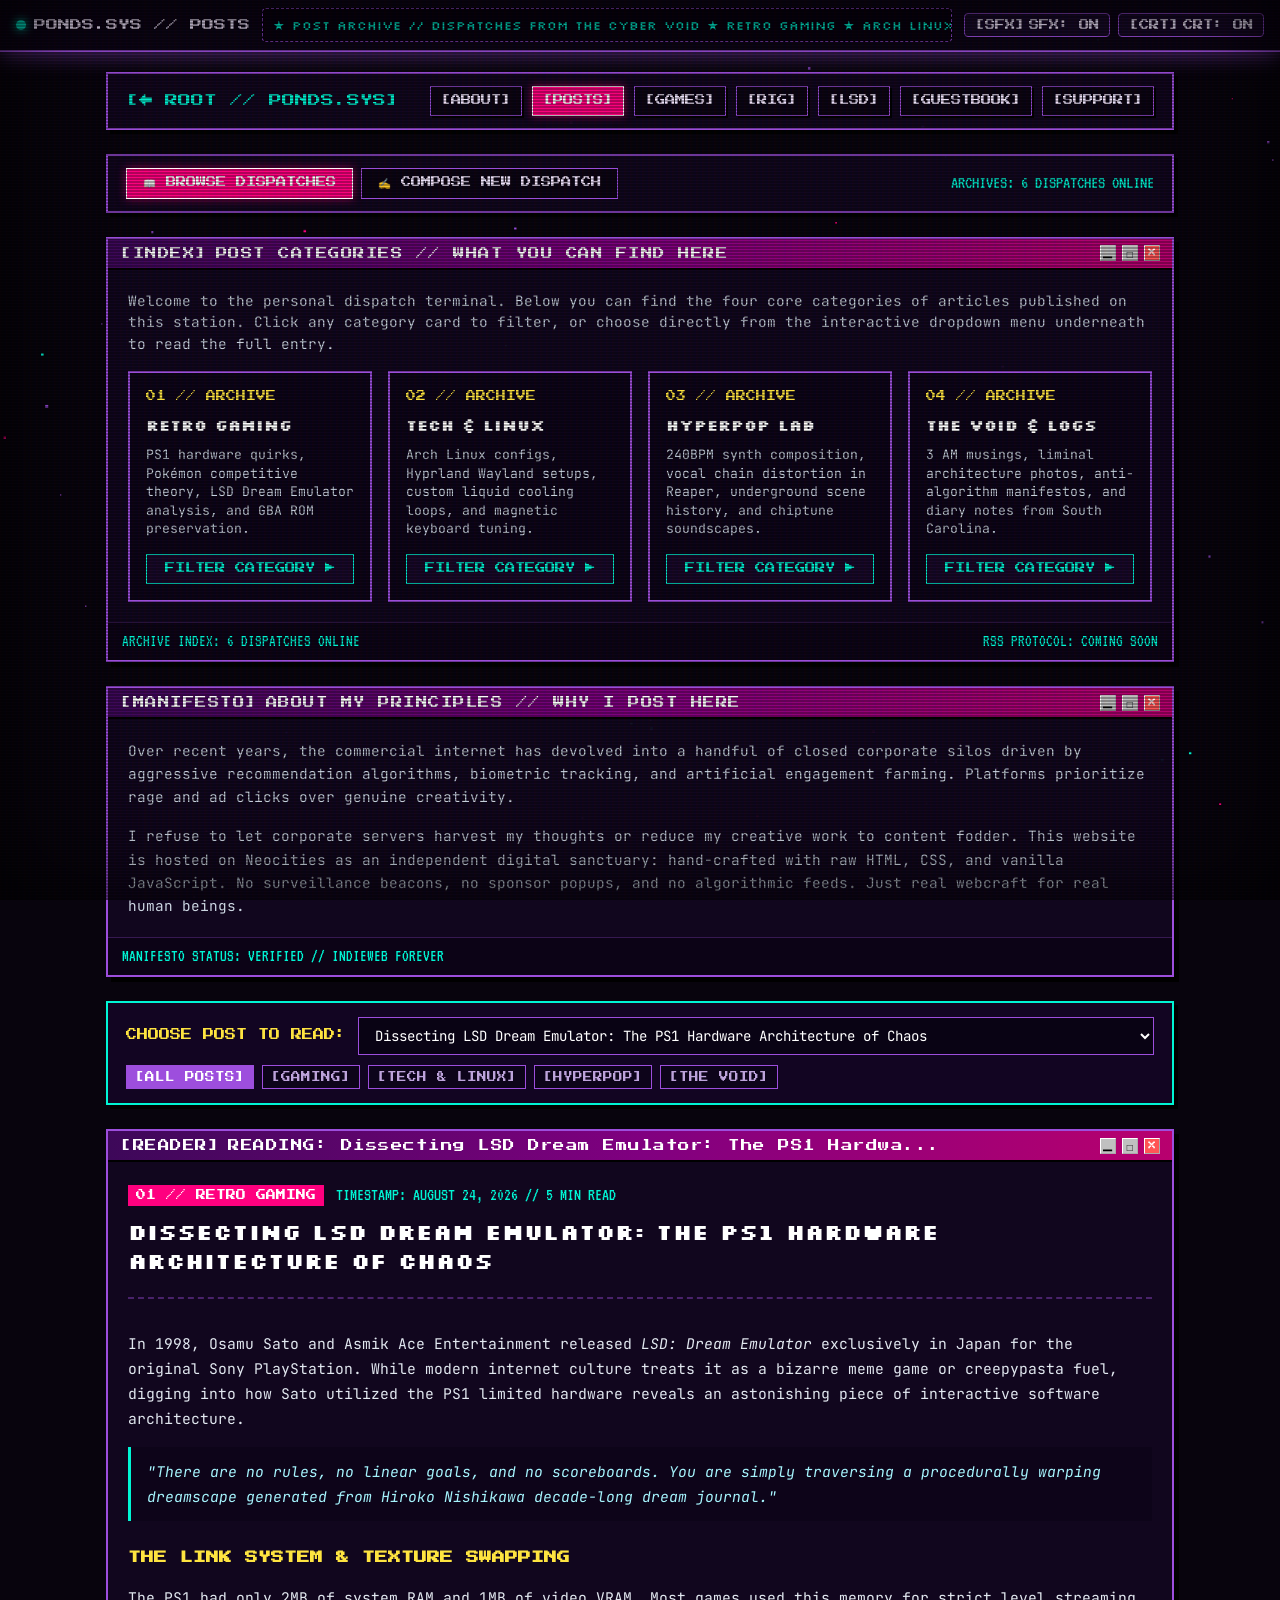
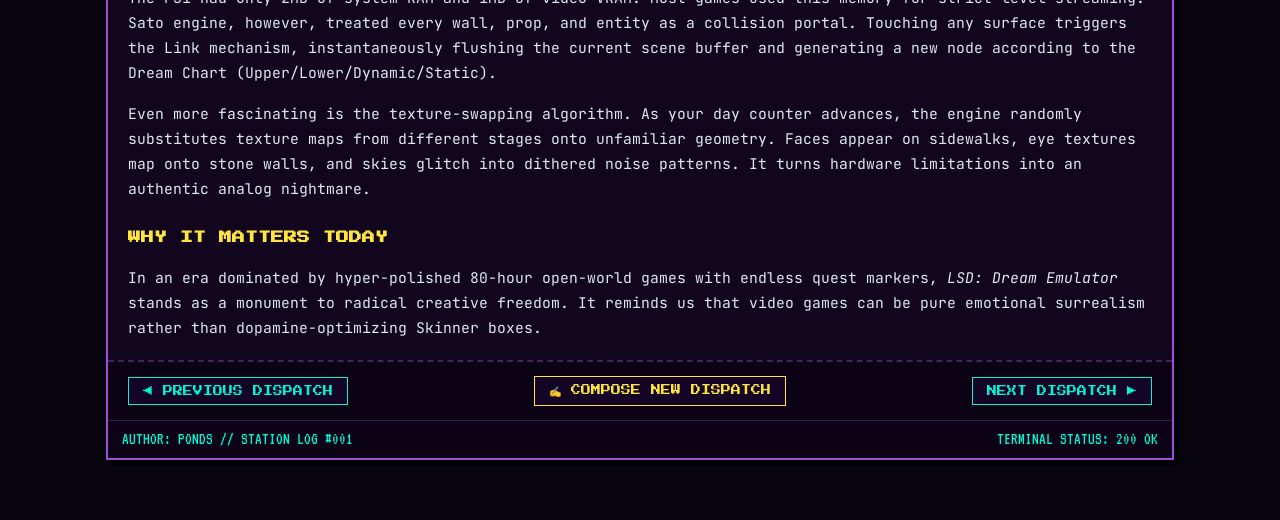
<file: posts/index.html>
<!DOCTYPE html>
<html lang="en">
<head>
  <meta charset="UTF-8" />
  <meta name="viewport" content="width=device-width, initial-scale=1.0" />
  <title>★ PONDS // POSTS &amp; DISPATCHES ★ ARCHIVES &amp; LOGS ★</title>
  <meta name="description" content="Ponds personal writing dispatch: Retro gaming, Arch Linux, 240BPM hyperpop sound design, and 3 AM night journals." />
  <meta name="theme-color" content="#8b00ff" />

  <link rel="icon" type="image/svg+xml" href="../favicon.svg" />
  <link rel="preconnect" href="https://fonts.googleapis.com" />
  <link rel="preconnect" href="https://fonts.gstatic.com" crossorigin />
  <link href="https://fonts.googleapis.com/css2?family=JetBrains+Mono:wght@400;700&family=Press+Start+2P&family=Share+Tech+Mono&family=Silkscreen:wght@400;700&family=VT323&display=swap" rel="stylesheet" />
  <link rel="stylesheet" href="../style.css" />

  <!-- OpenGraph / Social Embed Metadata -->
  <meta property="og:title" content="★ PONDS // POSTS &amp; DISPATCHES ★ ARCHIVES &amp; LOGS ★" />
  <meta property="og:description" content="Ponds personal writing dispatch: Retro gaming, Arch Linux, 240BPM hyperpop sound design, and 3 AM night journals." />
  <meta property="og:url" content="https://ihateuponds.neocities.org/posts/" />
  <meta property="og:type" content="website" />
  <meta property="og:image" content="https://ihateuponds.neocities.org/avatar.jpeg" />

  <style>
    .subpage-container {
      max-width: 1100px;
      margin: 20px auto 60px;
      padding: 0 16px;
      display: flex;
      flex-direction: column;
      gap: 24px;
      position: relative;
      z-index: 10;
    }

    /* Subpage Top Bar */
    .subpage-nav-bar {
      display: flex;
      align-items: center;
      justify-content: space-between;
      background: rgba(18, 7, 32, 0.95);
      border: 2px solid var(--neon-purple);
      box-shadow: 4px 4px 0 #000;
      padding: 12px 18px;
      flex-wrap: wrap;
      gap: 12px;
    }

    .subpage-brand {
      font-family: var(--font-pixel);
      font-size: 0.8rem;
      color: var(--neon-cyan);
      text-decoration: none;
      display: flex;
      align-items: center;
      gap: 8px;
    }
    .subpage-brand:hover {
      color: #fff;
    }

    .subpage-telemetry {
      display: flex;
      align-items: center;
      gap: 10px;
      flex-wrap: wrap;
    }

    .telemetry-link {
      font-family: var(--font-pixel);
      font-size: 0.65rem;
      text-decoration: none;
      padding: 6px 10px;
      border: 1px solid var(--neon-purple);
      background: rgba(10, 4, 18, 0.85);
      color: var(--text-main);
      transition: all 0.15s ease;
    }
    .telemetry-link:hover, .telemetry-link.active {
      background: var(--neon-pink);
      color: #fff;
      border-color: #fff;
      box-shadow: 0 0 8px var(--neon-pink-glow);
    }

    /* Retro Window Base */
    .retro-window {
      background: rgba(18, 7, 32, 0.95);
      border: 2px solid var(--neon-purple);
      box-shadow: 5px 5px 0 #000;
      display: flex;
      flex-direction: column;
      position: relative;
      overflow: hidden;
    }

    .retro-titlebar {
      background: linear-gradient(90deg, #3d0859, #800080 50%, #b8006e);
      color: #fff;
      padding: 6px 12px;
      display: flex;
      align-items: center;
      justify-content: space-between;
      font-family: var(--font-pixel);
      font-size: 0.72rem;
      letter-spacing: 0.5px;
      border-bottom: 2px solid #000;
      user-select: none;
    }

    .retro-titlebar-left {
      display: flex;
      align-items: center;
      gap: 8px;
    }

    .retro-titlebar-controls {
      display: flex;
      gap: 6px;
    }

    .retro-btn {
      display: inline-block;
      width: 16px;
      height: 16px;
      line-height: 14px;
      text-align: center;
      background: #c0c0c0;
      color: #000;
      border: 1px outset #fff;
      font-size: 10px;
      font-weight: bold;
      cursor: pointer;
    }
    .retro-btn:active {
      border: 1px inset #fff;
    }
    .retro-btn.close {
      background: #ff5555;
      color: #fff;
    }

    /* Retro Window Interactive States */
    .retro-window.is-collapsed .retro-window-body,
    .retro-window.is-collapsed .retro-window-footer {
      display: none !important;
    }
    .retro-window.is-maximized {
      position: fixed !important;
      top: 24px !important;
      left: 24px !important;
      right: 24px !important;
      bottom: 24px !important;
      z-index: 9999 !important;
      max-width: none !important;
      max-height: none !important;
      margin: 0 !important;
      overflow-y: auto !important;
      box-shadow: 0 0 30px rgba(247, 37, 133, 0.6), 0 0 0 1000px rgba(5, 2, 10, 0.85) !important;
    }
    .retro-restore-bar {
      position: fixed;
      bottom: 16px;
      right: 16px;
      display: flex;
      flex-direction: column;
      gap: 6px;
      z-index: 9998;
    }
    .retro-restore-chip {
      font-family: var(--font-pixel);
      font-size: 0.62rem;
      background: #140726;
      color: var(--neon-cyan);
      border: 1px solid var(--neon-pink);
      padding: 6px 12px;
      cursor: pointer;
      box-shadow: 2px 2px 0 #000;
      transition: all 0.15s ease;
    }
    .retro-restore-chip:hover {
      background: var(--neon-pink);
      color: #fff;
      transform: translateY(-2px);
    }

    .retro-window-body {
      padding: 20px;
      display: flex;
      flex-direction: column;
      gap: 16px;
    }

    .retro-window-footer {
      background: rgba(12, 4, 22, 0.95);
      border-top: 1px solid rgba(157, 78, 221, 0.3);
      padding: 6px 14px;
      display: flex;
      align-items: center;
      justify-content: space-between;
      font-family: var(--font-terminal);
      font-size: 1.05rem;
      color: var(--neon-cyan);
    }

    /* Category Cards Grid */
    .categories-grid {
      display: grid;
      grid-template-columns: repeat(auto-fit, minmax(230px, 1fr));
      gap: 16px;
    }

    .category-card {
      background: rgba(12, 4, 24, 0.85);
      border: 2px solid var(--neon-purple);
      padding: 16px;
      display: flex;
      flex-direction: column;
      gap: 10px;
      cursor: pointer;
      transition: all 0.2s ease;
      position: relative;
    }
    .category-card:hover, .category-card.selected {
      border-color: var(--neon-pink);
      background: rgba(30, 8, 48, 0.95);
      transform: translateY(-2px);
      box-shadow: 0 0 12px var(--neon-pink-glow);
    }

    .cat-badge {
      font-family: var(--font-pixel);
      font-size: 0.62rem;
      color: var(--neon-yellow);
    }

    .cat-title {
      font-family: var(--font-silk);
      font-size: 0.95rem;
      color: #fff;
      margin: 0;
    }

    .cat-desc {
      font-size: 0.82rem;
      color: #cbd5e1;
      line-height: 1.4;
      flex-grow: 1;
    }

    .cat-action-btn {
      font-family: var(--font-pixel);
      font-size: 0.65rem;
      background: #180829;
      color: var(--neon-cyan);
      border: 1px solid var(--neon-cyan);
      padding: 6px 10px;
      text-align: center;
      margin-top: 6px;
    }
    .category-card:hover .cat-action-btn {
      background: var(--neon-cyan);
      color: #000;
    }

    /* Post Selector Navigation Bar */
    .post-dropdown-panel {
      background: rgba(20, 6, 36, 0.95);
      border: 2px solid var(--neon-cyan);
      padding: 14px 18px;
      display: flex;
      flex-direction: column;
      gap: 10px;
      box-shadow: 4px 4px 0 #000;
    }

    .post-dropdown-row {
      display: flex;
      align-items: center;
      gap: 12px;
      flex-wrap: wrap;
    }

    .dropdown-label {
      font-family: var(--font-pixel);
      font-size: 0.7rem;
      color: var(--neon-yellow);
      white-space: nowrap;
    }

    .post-select-input {
      flex: 1;
      min-width: 240px;
      background: #090314;
      color: #fff;
      font-family: var(--font-body);
      font-size: 0.88rem;
      padding: 8px 12px;
      border: 1px solid var(--neon-purple);
      outline: none;
    }
    .post-select-input:focus {
      border-color: var(--neon-cyan);
      box-shadow: 0 0 8px var(--neon-cyan-glow);
    }

    .filter-tabs-row {
      display: flex;
      gap: 8px;
      flex-wrap: wrap;
    }

    .filter-tab {
      font-family: var(--font-pixel);
      font-size: 0.6rem;
      background: #0d041a;
      color: var(--text-muted);
      border: 1px solid var(--neon-purple);
      padding: 4px 8px;
      cursor: pointer;
    }
    .filter-tab.active, .filter-tab:hover {
      background: var(--neon-purple);
      color: #fff;
    }

    /* Article Reader Display Window */
    .article-header {
      border-bottom: 2px dashed rgba(157, 78, 221, 0.4);
      padding-bottom: 14px;
      margin-bottom: 16px;
    }

    .article-tagline-row {
      display: flex;
      align-items: center;
      gap: 12px;
      margin-bottom: 6px;
      flex-wrap: wrap;
    }

    .article-category-badge {
      font-family: var(--font-pixel);
      font-size: 0.62rem;
      padding: 3px 8px;
      background: var(--neon-pink);
      color: #fff;
    }

    .article-meta-date {
      font-family: var(--font-terminal);
      font-size: 1.1rem;
      color: var(--neon-cyan);
    }

    .article-title-heading {
      font-family: var(--font-silk);
      font-size: 1.4rem;
      color: #fff;
      line-height: 1.3;
      margin: 8px 0;
    }

    .article-body-content {
      font-family: var(--font-body);
      font-size: 0.92rem;
      line-height: 1.7;
      color: #e2e8f0;
      display: flex;
      flex-direction: column;
      gap: 16px;
    }

    .article-body-content p {
      margin: 0;
    }

    .article-body-content h3 {
      font-family: var(--font-pixel);
      font-size: 0.8rem;
      color: var(--neon-yellow);
      margin-top: 10px;
    }

    .article-callout {
      background: rgba(12, 4, 24, 0.7);
      border-left: 3px solid var(--neon-cyan);
      padding: 12px 16px;
      font-style: italic;
      color: #a5f3fc;
    }

    .code-block {
      background: #06020c;
      border: 1px solid rgba(157, 78, 221, 0.4);
      padding: 12px;
      font-family: var(--font-body);
      font-size: 0.82rem;
      color: #4ade80;
      overflow-x: auto;
    }

    /* Dispatch Mode Switcher Bar */
    .dispatch-mode-bar {
      display: flex;
      align-items: center;
      justify-content: space-between;
      gap: 12px;
      flex-wrap: wrap;
      background: rgba(18, 7, 32, 0.95);
      border: 2px solid var(--neon-purple);
      box-shadow: 4px 4px 0 #000;
      padding: 12px 18px;
    }

    .mode-btn {
      font-family: var(--font-pixel);
      font-size: 0.65rem;
      padding: 8px 16px;
      border: 1px solid var(--neon-purple);
      background: rgba(10, 4, 18, 0.85);
      color: var(--text-main);
      cursor: pointer;
      transition: all 0.15s ease;
    }
    .mode-btn:hover {
      background: var(--neon-purple);
      color: #fff;
    }
    .mode-btn.active {
      background: var(--neon-pink);
      color: #fff;
      border-color: #fff;
      box-shadow: 0 0 10px var(--neon-pink-glow);
    }

    /* Composer Studio Styles */
    .composer-grid {
      display: grid;
      grid-template-columns: 1fr 1fr;
      gap: 14px;
    }
    @media (max-width: 768px) {
      .composer-grid {
        grid-template-columns: 1fr;
      }
    }

    .composer-field-group {
      display: flex;
      flex-direction: column;
      gap: 6px;
    }

    .composer-label {
      font-family: var(--font-pixel);
      font-size: 0.62rem;
      color: var(--neon-yellow);
    }

    .composer-input, .composer-select {
      background: #06020c;
      border: 1px solid var(--neon-purple);
      color: #fff;
      font-family: var(--font-body);
      font-size: 0.88rem;
      padding: 9px 12px;
      outline: none;
      transition: border-color 0.2s ease, box-shadow 0.2s ease;
    }
    .composer-input:focus, .composer-select:focus {
      border-color: var(--neon-cyan);
      box-shadow: 0 0 8px var(--neon-cyan-glow);
    }

    .composer-toolbar {
      display: flex;
      gap: 6px;
      flex-wrap: wrap;
      background: #080312;
      border: 1px solid rgba(157, 78, 221, 0.4);
      padding: 8px 10px;
    }

    .composer-tool-btn {
      font-family: var(--font-pixel);
      font-size: 0.58rem;
      padding: 5px 9px;
      background: #140726;
      color: var(--neon-cyan);
      border: 1px solid var(--neon-purple);
      cursor: pointer;
      transition: all 0.15s ease;
    }
    .composer-tool-btn:hover {
      background: var(--neon-cyan);
      color: #000;
      border-color: var(--neon-cyan);
    }

    .composer-textarea {
      background: #06020c;
      border: 1px solid var(--neon-purple);
      color: #e2e8f0;
      font-family: var(--font-body);
      font-size: 0.88rem;
      line-height: 1.6;
      padding: 14px;
      min-height: 220px;
      resize: vertical;
      outline: none;
    }
    .composer-textarea:focus {
      border-color: var(--neon-cyan);
      box-shadow: 0 0 8px var(--neon-cyan-glow);
    }

    .composer-deck {
      display: flex;
      gap: 10px;
      flex-wrap: wrap;
      align-items: center;
    }

    .deck-btn {
      font-family: var(--font-pixel);
      font-size: 0.65rem;
      padding: 9px 16px;
      cursor: pointer;
      transition: all 0.2s ease;
      display: inline-flex;
      align-items: center;
      gap: 6px;
    }
    .deck-btn-primary {
      background: var(--neon-pink);
      color: #fff;
      border: 1px solid #fff;
      box-shadow: 0 0 10px var(--neon-pink-glow);
    }
    .deck-btn-primary:hover {
      background: #ff0055;
      transform: translateY(-2px);
    }
    .deck-btn-secondary {
      background: #140726;
      color: var(--neon-cyan);
      border: 1px solid var(--neon-cyan);
    }
    .deck-btn-secondary:hover {
      background: var(--neon-cyan);
      color: #000;
      transform: translateY(-2px);
    }
    .deck-btn-tertiary {
      background: #0d0418;
      color: var(--neon-yellow);
      border: 1px solid var(--neon-yellow);
    }
    .deck-btn-tertiary:hover {
      background: var(--neon-yellow);
      color: #000;
    }
    .deck-btn-danger {
      background: #20050e;
      color: #ff5555;
      border: 1px solid #ff5555;
      margin-left: auto;
    }
    .deck-btn-danger:hover {
      background: #ff5555;
      color: #fff;
    }

    .composer-toast {
      font-family: var(--font-pixel);
      font-size: 0.65rem;
      background: #00f5d4;
      color: #000;
      padding: 6px 12px;
      border: 1px solid #fff;
      box-shadow: 2px 2px 0 #000;
      display: none;
    }

    .post-nav-bar-bottom {
      display: flex;
      justify-content: space-between;
      align-items: center;
      gap: 10px;
      padding: 14px 20px;
      border-top: 2px dashed rgba(157, 78, 221, 0.4);
      background: rgba(10, 3, 18, 0.9);
      flex-wrap: wrap;
    }

    .nav-arrow-btn {
      font-family: var(--font-pixel);
      font-size: 0.62rem;
      padding: 8px 14px;
      background: #140526;
      color: var(--neon-cyan);
      border: 1px solid var(--neon-cyan);
      cursor: pointer;
      transition: all 0.15s ease;
    }
    .nav-arrow-btn:hover {
      background: var(--neon-cyan);
      color: #000;
      box-shadow: 0 0 8px var(--neon-cyan-glow);
    }

    .custom-post-item {
      display: flex;
      align-items: center;
      justify-content: space-between;
      gap: 12px;
      padding: 10px 14px;
      background: rgba(10, 4, 18, 0.8);
      border: 1px solid var(--neon-purple);
      flex-wrap: wrap;
    }
  </style>
</head>
<body>

  <!-- Ambient Interactive Canvas -->
  <canvas id="bg-canvas"></canvas>

  <!-- Top Navigation Bar -->
  <header class="top-nav-bar">
    <a href="../" class="nav-brand" style="text-decoration: none; color: inherit;" title="Return to Root">
      <span class="status-dot"></span>
      <span class="brand-text">PONDS.SYS // POSTS</span>
    </a>
    
    <div class="marquee-wrapper">
      <div class="marquee-content">
        <span>★ POST ARCHIVE // DISPATCHES FROM THE CYBER VOID ★ RETRO GAMING ★ ARCH LINUX &amp; HARDWARE ★ 240BPM HYPERPOP ★ NIGHT LOGS ★ NO ALGORITHMIC FEEDS ★</span>
      </div>
    </div>

    <div class="nav-controls">
      <button id="btn-sound-toggle" class="control-btn" title="Toggle Sound FX">
        <span class="btn-icon">[SFX]</span> <span class="btn-label">SFX: ON</span>
      </button>
      <button id="btn-crt-toggle" class="control-btn" title="Toggle CRT Scanline Effect">
        <span class="btn-icon">[CRT]</span> <span class="btn-label">CRT: ON</span>
      </button>
    </div>
  </header>

  <!-- Main Content Container -->
  <main class="subpage-container">

    <!-- Subpage Navigation Strip -->
    <nav class="subpage-nav-bar" aria-label="Breadcrumb and Subpage Links">
      <a href="../" class="subpage-brand">
        <span>[← ROOT // PONDS.SYS]</span>
      </a>
      <div class="subpage-telemetry">
        <a href="../about/" class="telemetry-link">[ABOUT]</a>
        <a href="../posts/" class="telemetry-link active">[POSTS]</a>
        <a href="../games/" class="telemetry-link">[GAMES]</a>
        <a href="../rig/" class="telemetry-link">[RIG]</a>
        <a href="../lsd/" class="telemetry-link">[LSD]</a>
        <a href="../guestbook/" class="telemetry-link">[GUESTBOOK]</a>
        <a href="../support/" class="telemetry-link">[SUPPORT]</a>
      </div>
    </nav>

    <!-- DISPATCH MODE SWITCHER BAR -->
    <div class="dispatch-mode-bar">
      <div style="display: flex; gap: 8px; align-items: center; flex-wrap: wrap;">
        <button type="button" id="btn-mode-browse" class="mode-btn active">
          📖 BROWSE DISPATCHES
        </button>
        <button type="button" id="btn-mode-compose" class="mode-btn">
          ✍️ COMPOSE NEW DISPATCH
        </button>
      </div>
      <div id="station-dispatches-counter" style="font-family: var(--font-terminal); font-size: 1.15rem; color: var(--neon-cyan);">
        ARCHIVES: 6 DISPATCHES ONLINE
      </div>
    </div>

    <!-- BROWSE MODE VIEW: ARCHIVES & READER -->
    <div id="view-browse-dispatches" style="display: flex; flex-direction: column; gap: 24px;">

      <!-- SECTION 1: ABOUT CATEGORIES RETRO WINDOW -->
      <section class="retro-window">
        <div class="retro-titlebar">
          <div class="retro-titlebar-left">
            <span>[INDEX]</span> POST CATEGORIES // WHAT YOU CAN FIND HERE
          </div>
          <div class="retro-titlebar-controls">
            <span class="retro-btn">_</span>
            <span class="retro-btn">□</span>
            <span class="retro-btn close">×</span>
          </div>
        </div>

        <div class="retro-window-body">
          <p style="font-size: 0.9rem; color: #cbd5e1; line-height: 1.5;">
            Welcome to the personal dispatch terminal. Below you can find the four core categories of articles published on this station. Click any category card to filter, or choose directly from the interactive dropdown menu underneath to read the full entry.
          </p>

          <div class="categories-grid">
            <!-- Card 1 -->
            <div class="category-card" data-category="gaming">
              <span class="cat-badge">01 // ARCHIVE</span>
              <h3 class="cat-title">Retro Gaming</h3>
              <p class="cat-desc">PS1 hardware quirks, Pokémon competitive theory, LSD Dream Emulator analysis, and GBA ROM preservation.</p>
              <div class="cat-action-btn">FILTER CATEGORY ▶</div>
            </div>

            <!-- Card 2 -->
            <div class="category-card" data-category="tech">
              <span class="cat-badge">02 // ARCHIVE</span>
              <h3 class="cat-title">Tech &amp; Linux</h3>
              <p class="cat-desc">Arch Linux configs, Hyprland Wayland setups, custom liquid cooling loops, and magnetic keyboard tuning.</p>
              <div class="cat-action-btn">FILTER CATEGORY ▶</div>
            </div>

            <!-- Card 3 -->
            <div class="category-card" data-category="audio">
              <span class="cat-badge">03 // ARCHIVE</span>
              <h3 class="cat-title">Hyperpop Lab</h3>
              <p class="cat-desc">240BPM synth composition, vocal chain distortion in Reaper, underground scene history, and chiptune soundscapes.</p>
              <div class="cat-action-btn">FILTER CATEGORY ▶</div>
            </div>

            <!-- Card 4 -->
            <div class="category-card" data-category="void">
              <span class="cat-badge">04 // ARCHIVE</span>
              <h3 class="cat-title">The Void &amp; Logs</h3>
              <p class="cat-desc">3 AM musings, liminal architecture photos, anti-algorithm manifestos, and diary notes from South Carolina.</p>
              <div class="cat-action-btn">FILTER CATEGORY ▶</div>
            </div>
          </div>
        </div>

        <div class="retro-window-footer">
          <span id="browse-index-counter">ARCHIVE INDEX: 6 DISPATCHES ONLINE</span>
          <span>RSS PROTOCOL: COMING SOON</span>
        </div>
      </section>

      <!-- SECTION 2: MANIFESTO // ABOUT MY PRINCIPLES -->
      <section class="retro-window">
        <div class="retro-titlebar">
          <div class="retro-titlebar-left">
            <span>[MANIFESTO]</span> ABOUT MY PRINCIPLES // WHY I POST HERE
          </div>
          <div class="retro-titlebar-controls">
            <span class="retro-btn">_</span>
            <span class="retro-btn">□</span>
            <span class="retro-btn close">×</span>
          </div>
        </div>

        <div class="retro-window-body" style="font-size: 0.9rem; line-height: 1.6; color: #cbd5e1;">
          <p>
            Over recent years, the commercial internet has devolved into a handful of closed corporate silos driven by aggressive recommendation algorithms, biometric tracking, and artificial engagement farming. Platforms prioritize rage and ad clicks over genuine creativity.
          </p>
          <p>
            I refuse to let corporate servers harvest my thoughts or reduce my creative work to content fodder. This website is hosted on Neocities as an independent digital sanctuary: hand-crafted with raw HTML, CSS, and vanilla JavaScript. No surveillance beacons, no sponsor popups, and no algorithmic feeds. Just real webcraft for real human beings.
          </p>
        </div>

        <div class="retro-window-footer">
          <span>MANIFESTO STATUS: VERIFIED // INDIEWEB FOREVER</span>
        </div>
      </section>

      <!-- SECTION 3: DROPDOWN BAR & ARTICLE VIEWER -->
      <div class="post-dropdown-panel">
        <div class="post-dropdown-row">
          <label for="contentSelector" class="dropdown-label">CHOOSE POST TO READ:</label>
          <select id="contentSelector" class="post-select-input">
            <option value="post1">01. Dissecting LSD Dream Emulator: The PS1 Hardware Architecture of Chaos</option>
            <option value="post2">02. Competitive Ghost Types: Why Gholdengo &amp; Mimikyu Broke Gen 9</option>
            <option value="post3">03. Why Arch Linux &amp; Hyprland Are My Daily Driver</option>
            <option value="post4">04. Custom Hardware Philosophy: Rapid-Trigger Switches &amp; Liquid Loops</option>
            <option value="post5">05. Producing at 240 BPM: Building Distorted Vocal Chains in Reaper</option>
            <option value="post6">06. 3 AM Musings: The Death of Centralized Feeds and Return to Neocities</option>
          </select>
        </div>

        <div class="filter-tabs-row">
          <span class="filter-tab active" data-filter="all">[ALL POSTS]</span>
          <span class="filter-tab" data-filter="gaming">[GAMING]</span>
          <span class="filter-tab" data-filter="tech">[TECH &amp; LINUX]</span>
          <span class="filter-tab" data-filter="audio">[HYPERPOP]</span>
          <span class="filter-tab" data-filter="void">[THE VOID]</span>
        </div>
      </div>

      <!-- SECTION 4: FULL ARTICLE CONTAINER -->
      <article class="retro-window" id="article-window">
        <div class="retro-titlebar">
          <div class="retro-titlebar-left">
            <span>[READER]</span> <span id="article-window-title">DISPATCH // READING VIEW</span>
          </div>
          <div class="retro-titlebar-controls">
            <span class="retro-btn">_</span>
            <span class="retro-btn">□</span>
            <span class="retro-btn close">×</span>
          </div>
        </div>

        <div class="retro-window-body" id="article-content-target">
          <!-- Rendered dynamically by JavaScript -->
        </div>

        <!-- Post Navigation Controls -->
        <div class="post-nav-bar-bottom">
          <button type="button" id="btn-prev-post" class="nav-arrow-btn">
            ◀ PREVIOUS DISPATCH
          </button>
          <button type="button" id="btn-compose-jump" class="nav-arrow-btn" style="color: var(--neon-yellow); border-color: var(--neon-yellow);">
            ✍️ COMPOSE NEW DISPATCH
          </button>
          <button type="button" id="btn-next-post" class="nav-arrow-btn">
            NEXT DISPATCH ▶
          </button>
        </div>

        <div class="retro-window-footer">
          <span id="article-footer-meta">AUTHOR: PONDS // STATION LOG #001</span>
          <span>TERMINAL STATUS: 200 OK</span>
        </div>
      </article>

    </div>

    <!-- COMPOSE MODE VIEW: POST CREATOR STUDIO -->
    <div id="view-compose-dispatch" style="display: none; flex-direction: column; gap: 24px;">

      <!-- COMPOSER RETRO WINDOW -->
      <section class="retro-window">
        <div class="retro-titlebar">
          <div class="retro-titlebar-left">
            <span>[STUDIO]</span> PONDS.SYS // DISPATCH_WRITER.EXE
          </div>
          <div class="retro-titlebar-controls">
            <span class="retro-btn">_</span>
            <span class="retro-btn">□</span>
            <span class="retro-btn close">×</span>
          </div>
        </div>

        <div class="retro-window-body" style="gap: 18px;">
          <p style="margin: 0; font-size: 0.88rem; line-height: 1.5; color: #cbd5e1;">
            Write a new post or dispatch for your website. You can publish directly to this station's browser archives, copy the ready-to-paste code block for your source files, or download an offline HTML copy.
          </p>

          <form id="composer-form" style="display: flex; flex-direction: column; gap: 16px;">
            <!-- Row 1: Title & Category -->
            <div class="composer-grid">
              <div class="composer-field-group">
                <label for="compose-title" class="composer-label">★ DISPATCH TITLE:</label>
                <input type="text" id="compose-title" class="composer-input" placeholder="e.g. Sampling Vintage Synths &amp; Breakbeats at 3 AM" required />
              </div>

              <div class="composer-field-group">
                <label for="compose-category" class="composer-label">★ CATEGORY ARCHIVE:</label>
                <select id="compose-category" class="composer-select" required>
                  <option value="gaming">🎮 01 // RETRO GAMING</option>
                  <option value="tech">📟 02 // TECH &amp; LINUX</option>
                  <option value="audio">🔊 03 // HYPERPOP LAB</option>
                  <option value="void">🌀 04 // THE VOID &amp; LOGS</option>
                </select>
              </div>
            </div>

            <!-- Row 2: Date & Read Time -->
            <div class="composer-grid">
              <div class="composer-field-group">
                <label for="compose-date" class="composer-label">★ DISPATCH DATE (TIMESTAMP):</label>
                <input type="text" id="compose-date" class="composer-input" placeholder="e.g. SEPTEMBER 06, 2026" />
              </div>

              <div class="composer-field-group">
                <label for="compose-readtime" class="composer-label">★ ESTIMATED READ TIME:</label>
                <input type="text" id="compose-readtime" class="composer-input" placeholder="e.g. 5 MIN READ" />
              </div>
            </div>

            <!-- Quick Formatting Toolbar -->
            <div class="composer-toolbar">
              <span style="font-family: var(--font-pixel); font-size: 0.58rem; color: var(--neon-yellow); margin-right: 4px;">QUICK INSERT:</span>
              <button type="button" class="composer-tool-btn" data-insert="p">[+ Paragraph]</button>
              <button type="button" class="composer-tool-btn" data-insert="h3">[+ Heading]</button>
              <button type="button" class="composer-tool-btn" data-insert="quote">[+ Callout Quote]</button>
              <button type="button" class="composer-tool-btn" data-insert="code">[+ Code Block]</button>
              <button type="button" class="composer-tool-btn" data-insert="list">[+ Bullet List]</button>
              <button type="button" class="composer-tool-btn" data-insert="hr">[+ Divider]</button>
            </div>

            <!-- Main Content Area -->
            <div class="composer-field-group">
              <div style="display: flex; justify-content: space-between; align-items: center;">
                <label for="compose-body" class="composer-label">★ DISPATCH BODY (PARAGRAPHS &amp; MARKUP):</label>
                <span id="compose-stats" style="font-family: var(--font-terminal); font-size: 0.95rem; color: var(--neon-cyan);">0 WORDS // 0 CHARACTERS</span>
              </div>
              <textarea id="compose-body" class="composer-textarea" placeholder="Type your thoughts, Linux configs, game reviews, or music logs here... Supports plain text, HTML tags (<p>, <h3>, <blockquote>, <code>), or markdown shortcuts!" required></textarea>
            </div>

            <!-- Action Control Deck -->
            <div class="composer-deck">
              <button type="submit" class="deck-btn deck-btn-primary">
                ★ PUBLISH TO STATION ARCHIVE ★
              </button>
              <button type="button" id="btn-copy-code" class="deck-btn deck-btn-secondary">
                📋 COPY CODE SNIPPET
              </button>
              <button type="button" id="btn-download-html" class="deck-btn deck-btn-tertiary">
                💾 DOWNLOAD AS .HTML
              </button>
              <button type="button" id="btn-clear-draft" class="deck-btn deck-btn-danger">
                🗑️ CLEAR DRAFT
              </button>
            </div>

            <div id="composer-toast" class="composer-toast">
              [DISPATCH PUBLISHED SUCCESSFULLY // LOADED INTO TERMINAL]
            </div>
          </form>
        </div>

        <div class="retro-window-footer">
          <span>STATUS: READY FOR INPUT</span>
          <span>WRITER: PONDS // STATION LOG AUTHOR</span>
        </div>
      </section>

      <!-- LIVE REAL-TIME PREVIEW WINDOW -->
      <section class="retro-window">
        <div class="retro-titlebar">
          <div class="retro-titlebar-left">
            <span>[PREVIEW]</span> LIVE TERMINAL RENDERER
          </div>
        </div>

        <div class="retro-window-body" id="compose-preview-target">
          <div class="article-header">
            <div class="article-tagline-row">
              <span class="article-category-badge" id="prev-category-badge">01 // RETRO GAMING</span>
              <span class="article-meta-date" id="prev-meta-date">TIMESTAMP: SEPTEMBER 06, 2026 // 1 MIN READ</span>
            </div>
            <h2 class="article-title-heading" id="prev-title">Dispatch Title Preview</h2>
          </div>
          <div class="article-body-content" id="prev-body">
            <p style="color: var(--text-muted); font-style: italic;">
              Live reader preview will update in real-time as you write in the studio above...
            </p>
          </div>
        </div>

        <div class="retro-window-footer">
          <span>PREVIEW ENGINE: SYNCHRONIZED</span>
          <span>TARGET: RETRO READER VIEW</span>
        </div>
      </section>

      <!-- STATION SAVED DISPATCHES MANAGER -->
      <section class="retro-window" id="station-dispatches-manager">
        <div class="retro-titlebar">
          <div class="retro-titlebar-left">
            <span>[MANAGE]</span> USER-PUBLISHED STATION DISPATCHES
          </div>
        </div>

        <div class="retro-window-body">
          <div id="user-posts-list" style="display: flex; flex-direction: column; gap: 8px;">
            <!-- Rendered dynamically -->
          </div>
        </div>

        <div class="retro-window-footer">
          <span id="saved-dispatches-footer-text">SAVED IN LOCAL STATION STORAGE</span>
          <span>PROTOCOL: PERSISTENT</span>
        </div>
      </section>

    </div>

  </main>

  <!-- Retro CRT Scanline Overlay -->
  <div id="crt-overlay" class="crt-layer active"></div>

  <!-- Audio and Interactive Post Engine -->
  <script>
    document.addEventListener("DOMContentLoaded", () => {
      function escapeHtml(str) {
        if (!str && str !== 0) return '';
        return String(str)
          .replace(/&/g, '&amp;')
          .replace(/</g, '&lt;')
          .replace(/>/g, '&gt;')
          .replace(/"/g, '&quot;')
          .replace(/'/g, '&#039;');
      }

      // Sound FX Engine
      let sfxEnabled = true;
      let audioCtx = null;

      function initAudio() {
        if (!audioCtx) {
          const AudioContext = window.AudioContext || window.webkitAudioContext;
          audioCtx = new AudioContext();
        }
        if (audioCtx.state === "suspended") {
          audioCtx.resume();
        }
      }

      function playChime(freq = 600) {
        if (!sfxEnabled) return;
        try {
          initAudio();
          const osc = audioCtx.createOscillator();
          const gain = audioCtx.createGain();
          osc.type = "triangle";
          osc.frequency.setValueAtTime(freq, audioCtx.currentTime);
          osc.frequency.exponentialRampToValueAtTime(freq * 1.5, audioCtx.currentTime + 0.08);
          gain.gain.setValueAtTime(0.2, audioCtx.currentTime);
          gain.gain.exponentialRampToValueAtTime(0.01, audioCtx.currentTime + 0.1);
          osc.connect(gain);
          gain.connect(audioCtx.destination);
          osc.start();
          osc.stop(audioCtx.currentTime + 0.1);
        } catch(e) {}
      }

      const sfxBtn = document.getElementById("btn-sound-toggle");
      if (sfxBtn) {
        sfxBtn.addEventListener("click", () => {
          sfxEnabled = !sfxEnabled;
          sfxBtn.querySelector(".btn-label").textContent = sfxEnabled ? "SFX: ON" : "SFX: OFF";
          playChime(sfxEnabled ? 880 : 440);
        });
      }

      // CRT Toggle
      const crtBtn = document.getElementById("btn-crt-toggle");
      const crtLayer = document.getElementById("crt-overlay");
      if (crtBtn && crtLayer) {
        crtBtn.addEventListener("click", () => {
          crtLayer.classList.toggle("active");
          const isOn = crtLayer.classList.contains("active");
          crtBtn.querySelector(".btn-label").textContent = isOn ? "CRT: ON" : "CRT: OFF";
          playChime(isOn ? 750 : 500);
        });
      }

      // Star Canvas
      const canvas = document.getElementById("bg-canvas");
      if (canvas) {
        const ctx = canvas.getContext("2d");
        let width = canvas.width = window.innerWidth;
        let height = canvas.height = window.innerHeight;

        const stars = Array.from({ length: 90 }, () => ({
          x: Math.random() * width,
          y: Math.random() * height,
          size: Math.random() * 2 + 1,
          color: Math.random() > 0.4 ? "#9d4edd" : (Math.random() > 0.5 ? "#ff007f" : "#00f5d4"),
          speed: Math.random() * 0.4 + 0.1
        }));

        window.addEventListener("resize", () => {
          width = canvas.width = window.innerWidth;
          height = canvas.height = window.innerHeight;
        });

        function renderStars() {
          ctx.clearRect(0, 0, width, height);
          for (let s of stars) {
            s.y += s.speed;
            if (s.y > height) {
              s.y = 0;
              s.x = Math.random() * width;
            }
            ctx.fillStyle = s.color;
            ctx.fillRect(s.x, s.y, s.size, s.size);
          }
          requestAnimationFrame(renderStars);
        }
        renderStars();
      }

      // Articles Database
      const POSTS_DATA = {
        post1: {
          id: "post1",
          title: "Dissecting LSD Dream Emulator: The PS1 Hardware Architecture of Chaos",
          category: "gaming",
          categoryLabel: "01 // RETRO GAMING",
          date: "AUGUST 24, 2026",
          readTime: "5 MIN READ",
          footerMeta: "AUTHOR: PONDS // STATION LOG #001",
          html: '<div class="article-header"><div class="article-tagline-row"><span class="article-category-badge">01 // RETRO GAMING</span><span class="article-meta-date">TIMESTAMP: AUGUST 24, 2026 // 5 MIN READ</span></div><h2 class="article-title-heading">Dissecting LSD Dream Emulator: The PS1 Hardware Architecture of Chaos</h2></div><div class="article-body-content"><p>In 1998, Osamu Sato and Asmik Ace Entertainment released <em>LSD: Dream Emulator</em> exclusively in Japan for the original Sony PlayStation. While modern internet culture treats it as a bizarre meme game or creepypasta fuel, digging into how Sato utilized the PS1 limited hardware reveals an astonishing piece of interactive software architecture.</p><div class="article-callout">"There are no rules, no linear goals, and no scoreboards. You are simply traversing a procedurally warping dreamscape generated from Hiroko Nishikawa decade-long dream journal."</div><h3>THE LINK SYSTEM &amp; TEXTURE SWAPPING</h3><p>The PS1 had only 2MB of system RAM and 1MB of video VRAM. Most games used this memory for strict level streaming. Sato engine, however, treated every wall, prop, and entity as a collision portal. Touching any surface triggers the Link mechanism, instantaneously flushing the current scene buffer and generating a new node according to the Dream Chart (Upper/Lower/Dynamic/Static).</p><p>Even more fascinating is the texture-swapping algorithm. As your day counter advances, the engine randomly substitutes texture maps from different stages onto unfamiliar geometry. Faces appear on sidewalks, eye textures map onto stone walls, and skies glitch into dithered noise patterns. It turns hardware limitations into an authentic analog nightmare.</p><h3>WHY IT MATTERS TODAY</h3><p>In an era dominated by hyper-polished 80-hour open-world games with endless quest markers, <em>LSD: Dream Emulator</em> stands as a monument to radical creative freedom. It reminds us that video games can be pure emotional surrealism rather than dopamine-optimizing Skinner boxes.</p></div>'
        },
        post2: {
          id: "post2",
          title: "Competitive Ghost Types: Why Gholdengo & Mimikyu Broke Gen 9",
          category: "gaming",
          categoryLabel: "01 // RETRO GAMING",
          date: "JULY 18, 2026",
          readTime: "6 MIN READ",
          footerMeta: "AUTHOR: PONDS // STATION LOG #002",
          html: '<div class="article-header"><div class="article-tagline-row"><span class="article-category-badge">01 // RETRO GAMING</span><span class="article-meta-date">TIMESTAMP: JULY 18, 2026 // 6 MIN READ</span></div><h2 class="article-title-heading">Competitive Ghost Types: Why Gholdengo &amp; Mimikyu Broke Gen 9</h2></div><div class="article-body-content"><p>I have been playing competitive Pokémon since Generation 4, but Generation 9 (Scarlet and Violet) did something unprecedented for Ghost-type trainers: it made them the uncontested kings of high-tier competitive play.</p><h3>THE ANOMALY CALLED GHOLDENGO</h3><p>National Dex #1000, Gholdengo, represents one of the most polarizing design choices Game Freak has ever made. Steel/Ghost typing already provides 9 resistances and 3 complete immunities (Normal, Fighting, Poison). But pair that typing with its signature ability, <em>Good as Gold</em>, and the meta shifts entirely.</p><div class="code-block">Ability: Good as Gold<br>Effect: Completely immune to ALL opponent status moves.<br>Blocks: Defog, Spore, Taunt, Will-O-Wisp, Thunder Wave, Toxic, Encore, Whirlwind.</div><p>Because Defog cannot target Gholdengo, hazard stacking becomes an oppressive win condition. With Make It Rain hitting like a tactical nuke (120 BP Steel special attack) and Nasty Plot setting up on switches, Gholdengo redefined both singles and doubles formats.</p><h3>MIMIKYU: THE ETERNAL ANCHOR</h3><p>And then we have Mimikyu. Even after the Disguise ability nerf (which now deals 1/8th self-damage when popped), having a guaranteed free turn of setup or disruption remains absurd. Whether running Swords Dance + Shadow Sneak or Trick Room + Curse, Mimikyu proves that disguise and mystery beat brute stats every single time.</p></div>'
        },
        post3: {
          id: "post3",
          title: "Why Arch Linux & Hyprland Are My Daily Driver",
          category: "tech",
          categoryLabel: "02 // TECH & LINUX",
          date: "JUNE 29, 2026",
          readTime: "7 MIN READ",
          footerMeta: "AUTHOR: PONDS // STATION LOG #003",
          html: '<div class="article-header"><div class="article-tagline-row"><span class="article-category-badge">02 // TECH &amp; LINUX</span><span class="article-meta-date">TIMESTAMP: JUNE 29, 2026 // 7 MIN READ</span></div><h2 class="article-title-heading">Why Arch Linux &amp; Hyprland Are My Daily Driver</h2></div><div class="article-body-content"><p>Every year, Microsoft pushes Windows further toward an advertising delivery network disguised as an operating system. When Windows 11 began inserting sponsored app recommendations into the Start menu and collecting telemetry on every keystroke, I wiped my boot drive and committed 100% to Arch Linux.</p><h3>THE PURITY OF THE ZEN KERNEL &amp; HYPRLAND</h3><p>Running the Linux Zen kernel with Hyprland as a dynamic tiling Wayland compositor completely changes how you interact with a workstation. Everything moves at the speed of thought:</p><ul style="padding-left: 20px; line-height: 1.6;"><li><strong>Super + Enter:</strong> Spawns an instant Kitty terminal with zsh.</li><li><strong>Super + D:</strong> Fuzzy search across every script and executable with rofi.</li><li><strong>Flawless 165Hz VRR:</strong> Smooth Wayland rendering with zero desktop tearing or input lag.</li></ul><div class="article-callout">"An operating system should be an invisible, razor-sharp tool that obeys your exact instructions, not a corporate landlord trying to sell you OneDrive subscriptions."</div><p>Arch rolling release model means I am always on the absolute bleeding edge of hardware drivers for my RTX 4080 Super and Ryzen 7800X3D. With pacman and the Arch User Repository (AUR), installing any software is a single terminal command away.</p></div>'
        },
        post4: {
          id: "post4",
          title: "Custom Hardware Philosophy: Rapid-Trigger Switches & Liquid Loops",
          category: "tech",
          categoryLabel: "02 // TECH & LINUX",
          date: "MAY 14, 2026",
          readTime: "4 MIN READ",
          footerMeta: "AUTHOR: PONDS // STATION LOG #004",
          html: '<div class="article-header"><div class="article-tagline-row"><span class="article-category-badge">02 // TECH &amp; LINUX</span><span class="article-meta-date">TIMESTAMP: MAY 14, 2026 // 4 MIN READ</span></div><h2 class="article-title-heading">Custom Hardware Philosophy: Rapid-Trigger Switches &amp; Liquid Loops</h2></div><div class="article-body-content"><p>A lot of people build PCs just to check off benchmark numbers. For me, hardware is an extension of tactile craft. If you spend 8+ hours a day at a desk coding, gaming, or producing music, your peripherals and acoustic profile dictate your state of mind.</p><h3>MAGNETIC HALL EFFECT VS MECHANICAL SWITCHES</h3><p>I used standard mechanical switches (Cherry MX, Gateron, Holy Pandas) for years. But switching to the Wooting 60HE with Lekker magnetic Hall effect switches broke my brain. Because actuation is measured through continuous magnetic flux rather than physical metal leaf contact, you can configure:</p><ul style="padding-left: 20px; line-height: 1.6;"><li><strong>0.1mm Actuation:</strong> The instant you feather a key, the input registers.</li><li><strong>Rapid Trigger:</strong> The switch resets dynamically the millisecond your finger moves upwards, eliminating physical reset travel time entirely.</li></ul><p>Pair that with a silent dual-radiator cooling loop and a high-end DAC/Amp stack (Schiit Modi+ and Magni+ powering Sennheiser HD600s), and your workstation transforms into a tranquil, ultra-responsive cockpit.</p></div>'
        },
        post5: {
          id: "post5",
          title: "Producing at 240 BPM: Building Distorted Vocal Chains in Reaper",
          category: "audio",
          categoryLabel: "03 // HYPERPOP LAB",
          date: "APRIL 02, 2026",
          readTime: "5 MIN READ",
          footerMeta: "AUTHOR: PONDS // STATION LOG #005",
          html: '<div class="article-header"><div class="article-tagline-row"><span class="article-category-badge">03 // HYPERPOP LAB</span><span class="article-meta-date">TIMESTAMP: APRIL 02, 2026 // 5 MIN READ</span></div><h2 class="article-title-heading">Producing at 240 BPM: Building Distorted Vocal Chains in Reaper</h2></div><div class="article-body-content"><p>Hyperpop, digicore, and breakcore share one common trait: they take traditional mixing rules and gleefully set them on fire. If your kick drum isn\'t squaring off the master bus, you aren\'t doing it right.</p><h3>THE SECRET INGREDIENTS OF GLITCH VOCALS</h3><p>People often ask how artists like Glitch Gum, cr1tter, and Alice Gas achieve that razor-sharp, crystalline, yet intensely clipped vocal tone. Here is the chain I run inside Reaper:</p><div class="code-block">1. Pitch Shifting: Formant shifted +3 to +5 semitones with Little AlterBoy.<br>2. Hard Autotune: 0ms retune speed, maximum scale snap.<br>3. OTT (Multiband Dynamics): 40% depth, crushing highs and lows into a solid block.<br>4. Soft Clipper / Bitcrusher: Decimort 2 set to 12-bit rate reduction for that nostalgic Y2K digital grit.<br>5. Stereo Widening: MicroShift with subtle chorus detune.</div><p>When you slam this processed vocal over a frantic 240 BPM gabber kick or sliced Amen break, it cuts through the sonic chaos like a laser beam. Music should feel alive, chaotic, and unapologetically intense.</p></div>'
        },
        post6: {
          id: "post6",
          title: "3 AM Musings: The Death of Centralized Feeds and Return to Neocities",
          category: "void",
          categoryLabel: "04 // THE VOID",
          date: "FEBRUARY 19, 2026",
          readTime: "4 MIN READ",
          footerMeta: "AUTHOR: PONDS // STATION LOG #006",
          html: '<div class="article-header"><div class="article-tagline-row"><span class="article-category-badge">04 // THE VOID</span><span class="article-meta-date">TIMESTAMP: FEBRUARY 19, 2026 // 4 MIN READ</span></div><h2 class="article-title-heading">3 AM Musings: The Death of Centralized Feeds and Return to Neocities</h2></div><div class="article-body-content"><p>It is 3:15 AM in South Carolina. The monitors are glowing, an iced coffee sits next to my keyboard, and Spotify is shuffling between nu-metal riffs and hyperpop breakbeats.</p><p>I was looking through old archives of the web from 2002: GeoCities homepages, Angelfire webrings, custom MIDI background tracks, and amateur fan shrines. People spent hours coding clunky table layouts just to share their passion for an obscure anime or their pet iguana. Nobody was doing it for brand sponsorships. Nobody was doing it to optimize engagement metrics.</p><div class="article-callout">"We traded the eccentricity and freedom of the personal web for centralized feeds that make us miserable. Neocities is our rebellion."</div><p>Building this website has been one of the most therapeutic projects I have ever worked on. Adding 88x31 pixel buttons, embedding an MP3 player, creating an interactive Pokémon card inspect system, and styling retro windows reminded me why I fell in love with computers in the first place.</p><p>If you are reading this on your own screen tonight: thank you for stopping by. Check out the guestbook, leave a signature, and build something of your own.</p></div>'
        }
      };

      // Load any user created dispatches from localStorage
      function getSavedUserPosts() {
        try {
          return JSON.parse(localStorage.getItem("ponds_station_dispatches") || "{}");
        } catch(e) {
          return {};
        }
      }

      function saveUserPosts(posts) {
        try {
          localStorage.setItem("ponds_station_dispatches", JSON.stringify(posts));
        } catch(e) {}
      }

      function getAllPosts() {
        const userPosts = getSavedUserPosts();
        return { ...userPosts, ...POSTS_DATA };
      }

      const selector = document.getElementById("contentSelector");
      const target = document.getElementById("article-content-target");
      const windowTitle = document.getElementById("article-window-title");
      const footerMeta = document.getElementById("article-footer-meta");
      const counterTotal = document.getElementById("station-dispatches-counter");
      const browseCounter = document.getElementById("browse-index-counter");
      let currentPostId = "post1";

      function updateCounterDisplay() {
        const total = Object.keys(getAllPosts()).length;
        if (counterTotal) counterTotal.textContent = `ARCHIVES: ${total} DISPATCHES ONLINE`;
        if (browseCounter) browseCounter.textContent = `ARCHIVE INDEX: ${total} DISPATCHES ONLINE`;
      }

      function rebuildSelectorOptions() {
        if (!selector) return;
        const currentVal = selector.value || currentPostId;
        selector.innerHTML = "";

        const all = getAllPosts();
        const userPosts = getSavedUserPosts();
        const userKeys = Object.keys(userPosts);

        // Custom Dispatches Group
        if (userKeys.length > 0) {
          const userGroup = document.createElement("optgroup");
          userGroup.label = "★ YOUR STATION DISPATCHES";
          userKeys.forEach((key, idx) => {
            const p = userPosts[key];
            const opt = document.createElement("option");
            opt.value = key;
            opt.textContent = `★ ${p.title}`;
            userGroup.appendChild(opt);
          });
          selector.appendChild(userGroup);
        }

        // Built-in Categories
        const catMap = {
          gaming: { label: "🎮 01 // RETRO GAMING", items: ["post1", "post2"] },
          tech: { label: "📟 02 // TECH & LINUX", items: ["post3", "post4"] },
          audio: { label: "🔊 03 // HYPERPOP LAB", items: ["post5"] },
          void: { label: "🌀 04 // THE VOID & LOGS", items: ["post6"] }
        };

        for (const [cat, data] of Object.entries(catMap)) {
          const grp = document.createElement("optgroup");
          grp.label = data.label;
          data.items.forEach(id => {
            if (POSTS_DATA[id]) {
              const opt = document.createElement("option");
              opt.value = id;
              opt.textContent = `${POSTS_DATA[id].title}`;
              grp.appendChild(opt);
            }
          });
          selector.appendChild(grp);
        }

        if (all[currentVal]) {
          selector.value = currentVal;
        } else {
          selector.value = Object.keys(all)[0] || "post1";
        }
        updateCounterDisplay();
      }

      function loadPost(postId) {
        const all = getAllPosts();
        const post = all[postId] || all["post1"];
        if (target && post) {
          currentPostId = post.id;
          target.innerHTML = post.html;
          if (windowTitle) windowTitle.textContent = "READING: " + post.title.substring(0, 45) + "...";
          if (footerMeta) footerMeta.textContent = post.footerMeta || "AUTHOR: PONDS // STATION ARCHIVE";
          if (selector && selector.value !== post.id) {
            selector.value = post.id;
          }
          playChime(650);
        }
      }

      if (selector) {
        selector.addEventListener("change", (e) => {
          loadPost(e.target.value);
        });
      }

      // Filter tabs handling
      const filterTabs = document.querySelectorAll(".filter-tab");
      const categoryCards = document.querySelectorAll(".category-card");

      function applyFilter(filter) {
        const all = getAllPosts();
        if (selector) {
          Array.from(selector.options).forEach(opt => {
            const post = all[opt.value];
            if (filter === "all" || (post && post.category === filter)) {
              opt.style.display = "";
            } else {
              opt.style.display = "none";
            }
          });
          const firstVis = Array.from(selector.options).find(opt => opt.style.display !== "none");
          if (firstVis) {
            selector.value = firstVis.value;
            loadPost(firstVis.value);
          }
        }
      }

      filterTabs.forEach(tab => {
        tab.addEventListener("click", () => {
          filterTabs.forEach(t => t.classList.remove("active"));
          tab.classList.add("active");
          applyFilter(tab.dataset.filter);
          playChime(700);
        });
      });

      // Category Cards Click
      categoryCards.forEach(card => {
        card.addEventListener("click", () => {
          const cat = card.dataset.category;
          const targetTab = document.querySelector('.filter-tab[data-filter="' + cat + '"]');
          if (targetTab) {
            targetTab.click();
            document.getElementById("article-window").scrollIntoView({ behavior: "smooth" });
          }
        });
      });

      // Mode Switcher (Browse vs Compose)
      const btnModeBrowse = document.getElementById("btn-mode-browse");
      const btnModeCompose = document.getElementById("btn-mode-compose");
      const viewBrowse = document.getElementById("view-browse-dispatches");
      const viewCompose = document.getElementById("view-compose-dispatch");
      const btnComposeJump = document.getElementById("btn-compose-jump");

      function setMode(mode, updateHash = false) {
        if (mode === "compose") {
          btnModeCompose.classList.add("active");
          btnModeBrowse.classList.remove("active");
          viewCompose.style.display = "flex";
          viewBrowse.style.display = "none";
          renderUserPostsManager();
          playChime(750);
          if (updateHash && window.location.hash !== "#compose") {
            history.replaceState(null, "", "#compose");
          }
        } else {
          btnModeBrowse.classList.add("active");
          btnModeCompose.classList.remove("active");
          viewBrowse.style.display = "flex";
          viewCompose.style.display = "none";
          playChime(650);
          if (updateHash && window.location.hash === "#compose") {
            history.replaceState(null, "", "#" + currentPostId);
          }
        }
      }

      if (btnModeBrowse) btnModeBrowse.addEventListener("click", () => setMode("browse", true));
      if (btnModeCompose) btnModeCompose.addEventListener("click", () => setMode("compose", true));
      if (btnComposeJump) {
        btnComposeJump.addEventListener("click", () => {
          setMode("compose", true);
          window.scrollTo({ top: 0, behavior: "smooth" });
        });
      }

      // Previous / Next Article Navigation
      const btnPrevPost = document.getElementById("btn-prev-post");
      const btnNextPost = document.getElementById("btn-next-post");

      function stepPost(direction) {
        if (!selector) return;
        const visibleOptions = Array.from(selector.options).filter(opt => opt.style.display !== "none");
        if (visibleOptions.length <= 1) return;

        let currentIdx = visibleOptions.findIndex(opt => opt.value === currentPostId);
        if (currentIdx === -1) currentIdx = 0;

        let nextIdx = currentIdx + direction;
        if (nextIdx < 0) nextIdx = visibleOptions.length - 1;
        if (nextIdx >= visibleOptions.length) nextIdx = 0;

        const nextOption = visibleOptions[nextIdx];
        if (nextOption) {
          selector.value = nextOption.value;
          loadPost(nextOption.value);
          document.getElementById("article-window").scrollIntoView({ behavior: "smooth" });
        }
      }

      if (btnPrevPost) btnPrevPost.addEventListener("click", () => stepPost(-1));
      if (btnNextPost) btnNextPost.addEventListener("click", () => stepPost(1));

      /* ------------------------------------------------------------------------
         DISPATCH COMPOSER & PREVIEW ENGINE
         ------------------------------------------------------------------------ */
      const composeTitle = document.getElementById("compose-title");
      const composeCat = document.getElementById("compose-category");
      const composeDate = document.getElementById("compose-date");
      const composeRead = document.getElementById("compose-readtime");
      const composeBody = document.getElementById("compose-body");
      const composeStats = document.getElementById("compose-stats");
      const composeForm = document.getElementById("composer-form");
      const composeToast = document.getElementById("composer-toast");
      const btnCopyCode = document.getElementById("btn-copy-code");
      const btnDownloadHtml = document.getElementById("btn-download-html");
      const btnClearDraft = document.getElementById("btn-clear-draft");

      const prevTitle = document.getElementById("prev-title");
      const prevCatBadge = document.getElementById("prev-category-badge");
      const prevMetaDate = document.getElementById("prev-meta-date");
      const prevBody = document.getElementById("prev-body");

      const CAT_LABELS = {
        gaming: "01 // RETRO GAMING",
        tech: "02 // TECH & LINUX",
        audio: "03 // HYPERPOP LAB",
        void: "04 // THE VOID & LOGS"
      };

      // Set default formatted date
      const monthNames = ["JANUARY", "FEBRUARY", "MARCH", "APRIL", "MAY", "JUNE", "JULY", "AUGUST", "SEPTEMBER", "OCTOBER", "NOVEMBER", "DECEMBER"];
      const now = new Date();
      const defaultDateStr = `${monthNames[now.getMonth()]} ${String(now.getDate()).padStart(2, '0')}, ${now.getFullYear()}`;
      if (composeDate && !composeDate.value) {
        composeDate.value = defaultDateStr;
      }

      function formatBodyToHtml(rawText) {
        if (!rawText.trim()) {
          return '<p style="color: var(--text-muted); font-style: italic;">Live reader preview will update in real-time as you write in the studio above...</p>';
        }

        const lines = rawText.split("\n");
        let htmlOut = "";
        let inList = false;
        let inCode = false;
        let codeBuffer = [];

        for (let line of lines) {
          const trimmed = line.trim();

          // Code block toggles
          if (trimmed.startsWith("```")) {
            if (inCode) {
              htmlOut += `<div class="code-block">${escapeHtml(codeBuffer.join("\n"))}</div>`;
              codeBuffer = [];
              inCode = false;
            } else {
              if (inList) { htmlOut += "</ul>"; inList = false; }
              inCode = true;
            }
            continue;
          }

          if (inCode) {
            codeBuffer.push(line);
            continue;
          }

          // Lists
          if (trimmed.startsWith("- ") || trimmed.startsWith("* ")) {
            if (!inList) {
              htmlOut += '<ul style="padding-left: 20px; line-height: 1.6;">';
              inList = true;
            }
            htmlOut += `<li>${formatInline(trimmed.substring(2))}</li>`;
            continue;
          } else if (inList) {
            htmlOut += "</ul>";
            inList = false;
          }

          // Headings
          if (trimmed.startsWith("### ")) {
            htmlOut += `<h3>${formatInline(trimmed.substring(4))}</h3>`;
            continue;
          }
          if (trimmed.startsWith("## ")) {
            htmlOut += `<h3 style="color: var(--neon-cyan);">${formatInline(trimmed.substring(3))}</h3>`;
            continue;
          }

          // Callout quotes
          if (trimmed.startsWith("> ")) {
            htmlOut += `<div class="article-callout">"${formatInline(trimmed.substring(2))}"</div>`;
            continue;
          }

          // Horizontal divider
          if (trimmed === "---" || trimmed === "***") {
            htmlOut += '<hr style="border: 0; border-top: 1px dashed var(--neon-purple); margin: 16px 0;" />';
            continue;
          }

          // Standard paragraphs
          if (trimmed.length > 0) {
            if (trimmed.startsWith("<") && trimmed.endsWith(">")) {
              htmlOut += trimmed;
            } else {
              htmlOut += `<p>${formatInline(line)}</p>`;
            }
          }
        }

        if (inCode && codeBuffer.length > 0) {
          htmlOut += `<div class="code-block">${escapeHtml(codeBuffer.join("\n"))}</div>`;
        }
        if (inList) {
          htmlOut += "</ul>";
        }

        return htmlOut;
      }

      function formatInline(str) {
        return str
          .replace(/&/g, "&amp;").replace(/</g, "&lt;").replace(/>/g, "&gt;")
          .replace(/\*\*([^*]+)\*\*/g, "<strong>$1</strong>")
          .replace(/\*([^*]+)\*/g, "<em>$1</em>")
          .replace(/`([^`]+)`/g, '<code style="background: #140526; color: var(--neon-cyan); padding: 2px 6px; border: 1px solid var(--neon-purple);">$1</code>');
      }

      function updatePreview() {
        const title = (composeTitle ? composeTitle.value.trim() : "") || "Dispatch Title Preview";
        const cat = composeCat ? composeCat.value : "gaming";
        const date = (composeDate ? composeDate.value.trim() : "") || defaultDateStr;
        const bodyText = composeBody ? composeBody.value : "";

        // Calculate words and auto read time
        const words = bodyText.trim().length > 0 ? bodyText.trim().split(/\s+/).length : 0;
        const chars = bodyText.length;
        if (composeStats) composeStats.textContent = `${words} WORDS // ${chars} CHARACTERS`;

        let readTime = composeRead ? composeRead.value.trim() : "";
        if (!readTime && words > 0) {
          const calcMin = Math.max(1, Math.ceil(words / 180));
          readTime = `${calcMin} MIN READ`;
          if (composeRead) composeRead.placeholder = readTime;
        }

        if (prevTitle) prevTitle.textContent = title;
        if (prevCatBadge) prevCatBadge.textContent = CAT_LABELS[cat] || "01 // DISPATCH";
        if (prevMetaDate) prevMetaDate.textContent = `TIMESTAMP: ${date} // ${readTime || "1 MIN READ"}`;
        if (prevBody) prevBody.innerHTML = formatBodyToHtml(bodyText);
      }

      if (composeTitle) composeTitle.addEventListener("input", updatePreview);
      if (composeCat) composeCat.addEventListener("change", updatePreview);
      if (composeDate) composeDate.addEventListener("input", updatePreview);
      if (composeRead) composeRead.addEventListener("input", updatePreview);
      if (composeBody) composeBody.addEventListener("input", updatePreview);

      // Quick Toolbar helper insertions
      document.querySelectorAll(".composer-tool-btn").forEach(btn => {
        btn.addEventListener("click", () => {
          if (!composeBody) return;
          const tag = btn.dataset.insert;
          let insertText = "";

          switch(tag) {
            case "p":
              insertText = "\nYour new paragraph text goes here...\n";
              break;
            case "h3":
              insertText = "\n### SECTION TITLE IN ALL CAPS\n";
              break;
            case "quote":
              insertText = '\n> "A standout quote or core principle from your thought process."\n';
              break;
            case "code":
              insertText = "\n```bash\n# Terminal command or code snippet\npacman -Syu\n```\n";
              break;
            case "list":
              insertText = "\n- Key insight number one\n- Key insight number two\n- Key insight number three\n";
              break;
            case "hr":
              insertText = "\n---\n";
              break;
          }

          const start = composeBody.selectionStart || composeBody.value.length;
          const end = composeBody.selectionEnd || composeBody.value.length;
          composeBody.value = composeBody.value.substring(0, start) + insertText + composeBody.value.substring(end);
          composeBody.focus();
          composeBody.setSelectionRange(start + insertText.length, start + insertText.length);
          updatePreview();
          playChime(680);
        });
      });

      function showToast(msg) {
        if (!composeToast) return;
        composeToast.textContent = msg;
        composeToast.style.display = "block";
        setTimeout(() => {
          composeToast.style.display = "none";
        }, 3500);
      }

      function buildPostObject() {
        const title = composeTitle ? composeTitle.value.trim() : "";
        const cat = composeCat ? composeCat.value : "gaming";
        const date = (composeDate ? composeDate.value.trim() : "") || defaultDateStr;
        const words = composeBody && composeBody.value.trim().length > 0 ? composeBody.value.trim().split(/\s+/).length : 0;
        const readTime = (composeRead && composeRead.value.trim()) ? composeRead.value.trim() : `${Math.max(1, Math.ceil(words / 180))} MIN READ`;
        const bodyHtml = formatBodyToHtml(composeBody ? composeBody.value : "");
        const catLabel = CAT_LABELS[cat] || "01 // DISPATCH";
        const id = `user_post_${Date.now()}`;

        const fullHtml = `
<div class="article-header">
  <div class="article-tagline-row">
    <span class="article-category-badge">${escapeHtml(catLabel)}</span>
    <span class="article-meta-date">TIMESTAMP: ${escapeHtml(date)} // ${escapeHtml(readTime)}</span>
  </div>
  <h2 class="article-title-heading">${escapeHtml(title)}</h2>
</div>
<div class="article-body-content">
  ${bodyHtml}
</div>`.trim();

        return {
          id,
          title,
          category: cat,
          categoryLabel: catLabel,
          date,
          readTime,
          footerMeta: `AUTHOR: PONDS // STATION LOG #${id.slice(-4)}`,
          html: fullHtml
        };
      }

      // Publish to Station Archive
      if (composeForm) {
        composeForm.addEventListener("submit", (e) => {
          e.preventDefault();
          const title = composeTitle ? composeTitle.value.trim() : "";
          const body = composeBody ? composeBody.value.trim() : "";
          if (!title || !body) return;

          const postObj = buildPostObject();
          const saved = getSavedUserPosts();
          saved[postObj.id] = postObj;
          saveUserPosts(saved);

          rebuildSelectorOptions();
          renderUserPostsManager();
          setMode("browse");
          loadPost(postObj.id);
          document.getElementById("article-window").scrollIntoView({ behavior: "smooth" });

          playChime(880);
          showToast(`★ DISPATCH [${postObj.title.substring(0, 20)}...] PUBLISHED TO STATION ARCHIVE!`);
        });
      }

      // Copy Code Snippet (for copying into posts/index.html repo code)
      if (btnCopyCode) {
        btnCopyCode.addEventListener("click", () => {
          const postObj = buildPostObject();
          const codeSnippet = `${postObj.id}: ${JSON.stringify(postObj, null, 2)},`;

          if (navigator.clipboard && navigator.clipboard.writeText) {
            navigator.clipboard.writeText(codeSnippet).then(() => {
              playChime(750);
              showToast("📋 CODE SNIPPET COPIED! READY TO PASTE INTO POSTS_DATA IN REPO.");
            }).catch(() => {
              prompt("Copy this code snippet:", codeSnippet);
            });
          } else {
            prompt("Copy this code snippet:", codeSnippet);
          }
        });
      }

      // Download Standalone .HTML File
      if (btnDownloadHtml) {
        btnDownloadHtml.addEventListener("click", () => {
          const postObj = buildPostObject();
          const pageHtml = `<!DOCTYPE html>
<html lang="en">
<head>
  <meta charset="UTF-8">
  <title>${escapeHtml(postObj.title)} // PONDS.SYS</title>
  <meta name="viewport" content="width=device-width, initial-scale=1.0">
  <link rel="stylesheet" href="../style.css">
</head>
<body style="background: #090314; color: #fff; padding: 24px; font-family: sans-serif;">
  <main style="max-width: 800px; margin: 0 auto; background: #120720; border: 2px solid #8b00ff; padding: 24px;">
    ${postObj.html}
  </main>
</body>
</html>`;

          const blob = new Blob([pageHtml], { type: "text/html" });
          const url = URL.createObjectURL(blob);
          const a = document.createElement("a");
          a.href = url;
          a.download = `${postObj.title.toLowerCase().replace(/[^a-z0-9]+/g, "-")}.html`;
          document.body.appendChild(a);
          a.click();
          a.remove();
          URL.revokeObjectURL(url);
          playChime(750);
          showToast("💾 HTML FILE GENERATED & DOWNLOADED!");
        });
      }

      // Clear Draft Button
      if (btnClearDraft) {
        btnClearDraft.addEventListener("click", () => {
          if (confirm("Reset composer fields and clear current draft?")) {
            if (composeTitle) composeTitle.value = "";
            if (composeDate) composeDate.value = defaultDateStr;
            if (composeRead) composeRead.value = "";
            if (composeBody) composeBody.value = "";
            updatePreview();
            playChime(440);
          }
        });
      }

      // User Posts Manager List
      function renderUserPostsManager() {
        const listEl = document.getElementById("user-posts-list");
        const footerText = document.getElementById("saved-dispatches-footer-text");
        if (!listEl) return;

        const userPosts = getSavedUserPosts();
        const keys = Object.keys(userPosts);

        if (keys.length === 0) {
          listEl.innerHTML = '<p style="color: var(--text-muted); font-style: italic; font-size: 0.85rem; margin: 6px 0;">[NO CUSTOM DISPATCHES YET // COMPOSE YOUR FIRST ONE ABOVE]</p>';
          if (footerText) footerText.textContent = "0 CUSTOM DISPATCHES STORED";
          return;
        }

        if (footerText) footerText.textContent = `${keys.length} CUSTOM DISPATCHES STORED IN STATION MEMORY`;
        listEl.innerHTML = "";

        keys.forEach(key => {
          const p = userPosts[key];
          const row = document.createElement("div");
          row.className = "custom-post-item";
          row.innerHTML = `
            <div>
              <span style="font-family: var(--font-pixel); font-size: 0.65rem; color: #fff;">${escapeHtml(p.title)}</span>
              <span style="font-family: var(--font-terminal); font-size: 0.95rem; color: var(--neon-cyan); margin-left: 8px;">[${escapeHtml(p.categoryLabel)}] • ${escapeHtml(p.date)}</span>
            </div>
            <div style="display: flex; gap: 6px;">
              <button type="button" class="deck-btn deck-btn-secondary" style="padding: 4px 8px; font-size: 0.58rem;" data-action="read" data-id="${p.id}">[READ]</button>
              <button type="button" class="deck-btn deck-btn-tertiary" style="padding: 4px 8px; font-size: 0.58rem;" data-action="copy" data-id="${p.id}">[COPY CODE]</button>
              <button type="button" class="deck-btn deck-btn-danger" style="padding: 4px 8px; font-size: 0.58rem;" data-action="delete" data-id="${p.id}">[DELETE]</button>
            </div>
          `;

          row.querySelector('[data-action="read"]').addEventListener("click", () => {
            setMode("browse");
            loadPost(p.id);
            document.getElementById("article-window").scrollIntoView({ behavior: "smooth" });
          });

          row.querySelector('[data-action="copy"]').addEventListener("click", () => {
            const codeSnippet = `${p.id}: ${JSON.stringify(p, null, 2)},`;
            navigator.clipboard.writeText(codeSnippet).then(() => {
              playChime(750);
              showToast(`📋 COPIED CODE FOR [${p.title.substring(0, 15)}...]`);
            });
          });

          row.querySelector('[data-action="delete"]').addEventListener("click", () => {
            if (confirm(`Delete custom dispatch "${p.title}"?`)) {
              const currentSaved = getSavedUserPosts();
              delete currentSaved[p.id];
              saveUserPosts(currentSaved);
              rebuildSelectorOptions();
              renderUserPostsManager();
              loadPost("post1");
              playChime(440);
              showToast("🗑️ CUSTOM DISPATCH REMOVED.");
            }
          });

          listEl.appendChild(row);
        });
      }

      // Initial Setup
      rebuildSelectorOptions();
      loadPost("post1");
      updatePreview();

      // Hash Routing Support (#compose, #create, or #post1..post6)
      function handleHashRouting() {
        const hash = (window.location.hash || "").toLowerCase();
        if (hash === "#compose" || hash === "#create" || hash === "#new") {
          setMode("compose");
        } else if (hash.startsWith("#post") || hash.startsWith("#custom_")) {
          setMode("browse");
          const targetId = window.location.hash.substring(1);
          const all = getAllPosts();
          if (all[targetId]) {
            loadPost(targetId);
          }
        }
      }
      handleHashRouting();
      window.addEventListener("hashchange", handleHashRouting);

      // Unlock Gym Badge for visiting /posts/
      try {
        let badges = JSON.parse(localStorage.getItem("ponds_gym_badges") || "{}");
        badges["earth"] = true;
        localStorage.setItem("ponds_gym_badges", JSON.stringify(badges));
      } catch(e) {}

      // Interactive Retro Window Controls Engine
      function setupRetroWindowControls() {
        let restoreBar = document.getElementById("retro-restore-bar");
        if (!restoreBar) {
          restoreBar = document.createElement("div");
          restoreBar.id = "retro-restore-bar";
          restoreBar.className = "retro-restore-bar";
          document.body.appendChild(restoreBar);
        }

        document.querySelectorAll(".retro-window").forEach((win, winIdx) => {
          const titlebar = win.querySelector(".retro-titlebar");
          if (!titlebar) return;
          const titleLeft = titlebar.querySelector(".retro-titlebar-left");
          const winTitle = titleLeft ? titleLeft.textContent.replace(/[\n\r\t]+/g, ' ').trim() : `WINDOW #${winIdx + 1}`;

          const btnMin = win.querySelector(".retro-titlebar-controls .retro-btn:nth-child(1)");
          const btnMax = win.querySelector(".retro-titlebar-controls .retro-btn:nth-child(2)");
          const btnClose = win.querySelector(".retro-titlebar-controls .retro-btn.close") || win.querySelector(".retro-titlebar-controls .retro-btn:nth-child(3)");

          if (btnMin) {
            btnMin.title = "Minimize / Collapse Window";
            btnMin.onclick = (e) => {
              e.stopPropagation();
              const isCollapsed = win.classList.toggle("is-collapsed");
              btnMin.textContent = isCollapsed ? "+" : "_";
              playChime(isCollapsed ? 520 : 680);
            };
          }

          if (btnMax) {
            btnMax.title = "Maximize / Windowed View";
            btnMax.onclick = (e) => {
              e.stopPropagation();
              const isMax = win.classList.toggle("is-maximized");
              btnMax.textContent = isMax ? "▣" : "□";
              playChime(isMax ? 850 : 600);
            };
          }

          if (btnClose) {
            btnClose.title = "Close Window";
            btnClose.onclick = (e) => {
              e.stopPropagation();
              win.style.display = "none";
              playChime(420);

              const chip = document.createElement("button");
              chip.type = "button";
              chip.className = "retro-restore-chip";
              chip.textContent = `[RESTORE: ${winTitle.substring(0, 22)}]`;
              chip.onclick = () => {
                win.style.display = "";
                chip.remove();
                playChime(750);
              };
              restoreBar.appendChild(chip);
            };
          }
        });
      }
      setupRetroWindowControls();

      // Click chime for buttons
      document.querySelectorAll("button, a, select").forEach(el => {
        el.addEventListener("click", () => playChime(750));
      });
    });
  </script>
</body>
</html>
</file>
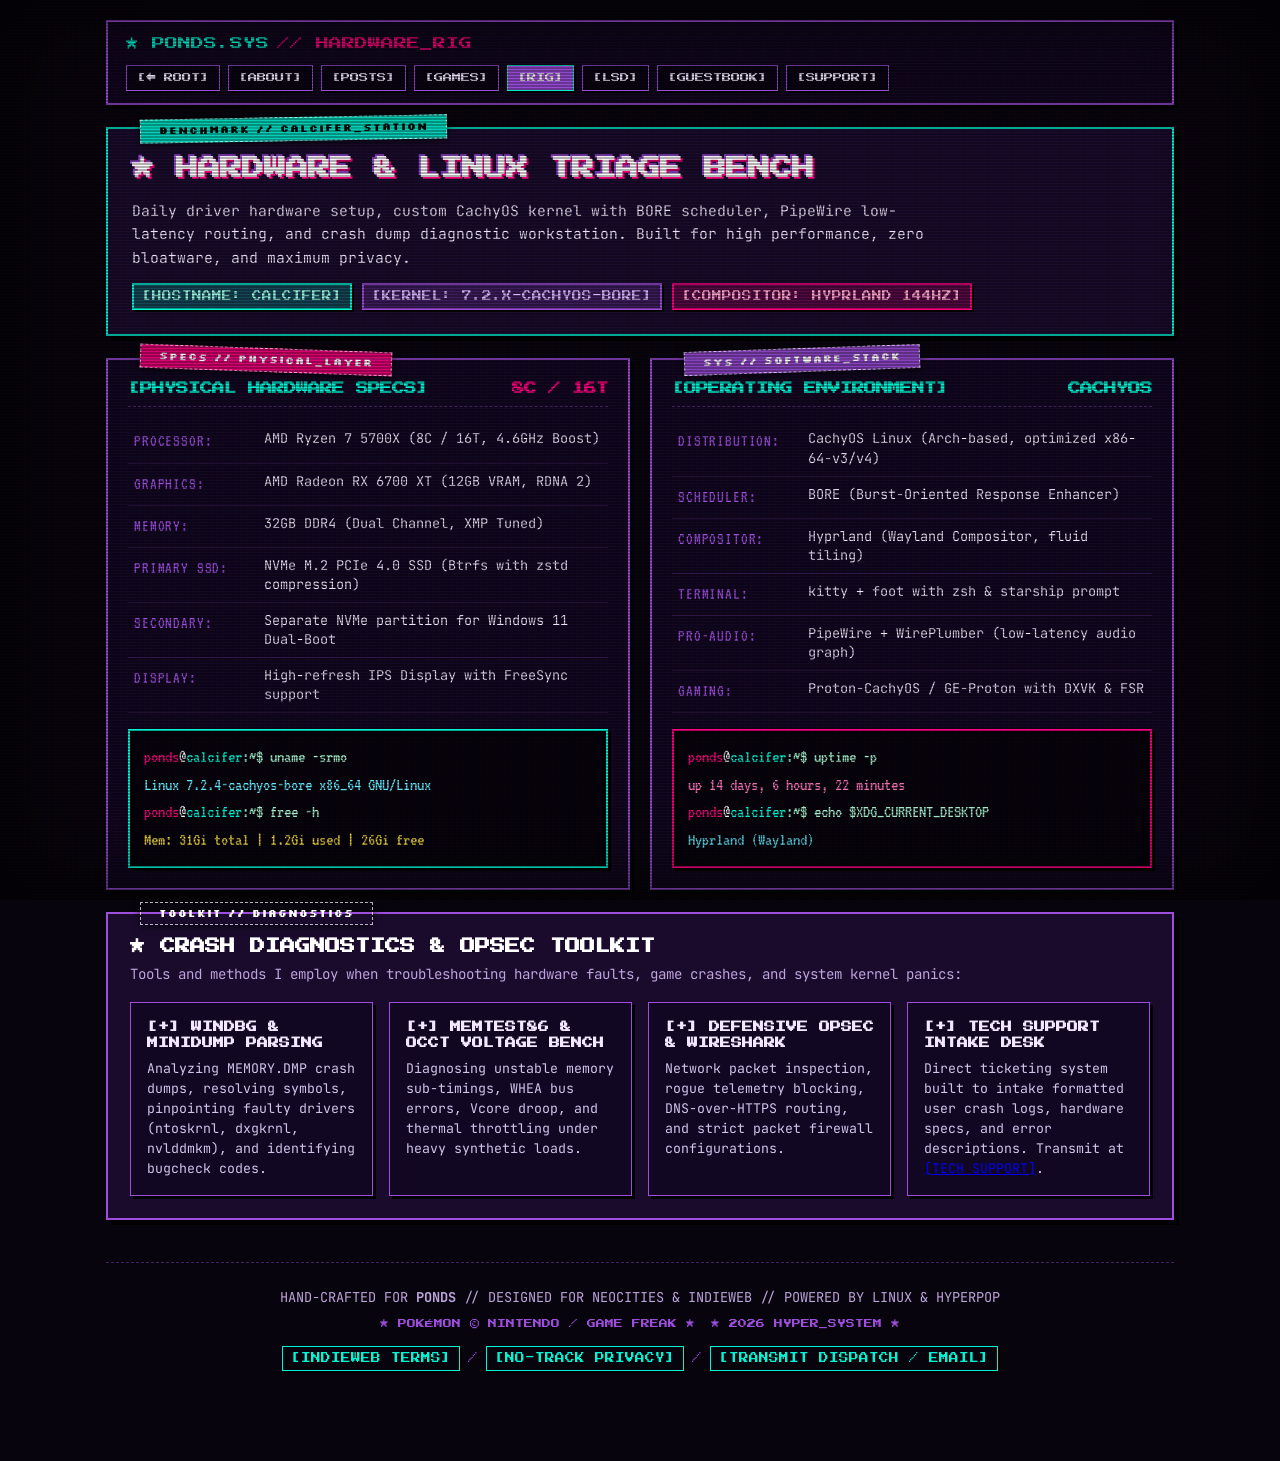
<file: rig/index.html>
<!DOCTYPE html>
<html lang="en">
<head>
  <meta charset="UTF-8" />
  <meta name="viewport" content="width=device-width, initial-scale=1.0" />
  <title>★ PONDS // HARDWARE &amp; LINUX BENCH ★ CALCIFER ★</title>
  <meta name="description" content="Ponds' hardware setup, CachyOS Linux configuration, Hyprland dotfiles, and diagnostic workstation specs." />
  <meta name="theme-color" content="#8b00ff" />

  <link rel="icon" type="image/svg+xml" href="../favicon.svg" />
  <link rel="preconnect" href="https://fonts.googleapis.com" />
  <link rel="preconnect" href="https://fonts.gstatic.com" crossorigin />
  <link href="https://fonts.googleapis.com/css2?family=JetBrains+Mono:wght@400;700&family=Press+Start+2P&family=Share+Tech+Mono&family=Silkscreen:wght@400;700&family=VT323&display=swap" rel="stylesheet" />
  <link rel="stylesheet" href="../style.css" />

  <!-- OpenGraph / Social Embed Metadata -->
  <meta property="og:title" content="★ PONDS // HARDWARE &amp; LINUX BENCH ★ CALCIFER ★" />
  <meta property="og:description" content="Ponds' hardware setup, CachyOS Linux configuration, Hyprland dotfiles, and diagnostic workstation specs." />
  <meta property="og:url" content="https://ihateuponds.neocities.org/rig/" />
  <meta property="og:type" content="website" />
  <meta property="og:image" content="https://ihateuponds.neocities.org/avatar.jpeg" />

  <style>
    .subpage-container {
      max-width: 1100px;
      margin: 20px auto 50px;
      padding: 0 16px;
      display: flex;
      flex-direction: column;
      gap: 22px;
      position: relative;
      z-index: 10;
    }

    /* Subpage Top Bar */
    .subpage-nav-bar {
      display: flex;
      align-items: center;
      justify-content: space-between;
      background: rgba(18, 7, 32, 0.95);
      border: 2px solid var(--neon-purple);
      box-shadow: 4px 4px 0 #000;
      padding: 12px 18px;
      flex-wrap: wrap;
      gap: 12px;
    }

    .subpage-brand {
      font-family: var(--font-pixel);
      font-size: 0.8rem;
      color: var(--neon-cyan);
      text-decoration: none;
      display: flex;
      align-items: center;
      gap: 8px;
    }
    .subpage-brand:hover {
      color: #fff;
    }

    .subpage-links-group {
      display: flex;
      align-items: center;
      gap: 8px;
      flex-wrap: wrap;
    }

    .subpage-nav-link {
      font-family: var(--font-pixel);
      font-size: 0.58rem;
      padding: 5px 10px;
      background: #090312;
      border: 1px solid var(--neon-purple);
      color: var(--text-main);
      text-decoration: none;
      box-shadow: 2px 2px 0 #000;
      transition: all 0.15s ease;
    }
    .subpage-nav-link:hover, .subpage-nav-link.active {
      background: var(--neon-purple);
      color: #fff;
      border-color: var(--neon-cyan);
    }

    /* Hero Card */
    .rig-hero-card {
      background: var(--bg-card);
      border: 2px solid var(--neon-cyan);
      box-shadow: 5px 5px 0 #000;
      padding: 24px;
      position: relative;
    }

    .rig-hero-title {
      font-family: var(--font-pixel);
      font-size: 1.4rem;
      color: #fff;
      text-shadow: 2px 2px 0 var(--neon-pink), -2px -2px 0 var(--neon-purple);
      margin-bottom: 12px;
    }

    .rig-hero-desc {
      font-family: var(--font-body);
      font-size: 0.92rem;
      color: var(--text-main);
      line-height: 1.6;
      max-width: 820px;
    }

    .hero-meta-strip {
      margin-top: 14px;
      display: flex;
      gap: 10px;
      flex-wrap: wrap;
    }

    /* Dual Bench Columns */
    .bench-dual-grid {
      display: grid;
      grid-template-columns: repeat(auto-fit, minmax(340px, 1fr));
      gap: 20px;
    }

    .spec-block {
      background: #120722;
      border: 2px solid var(--neon-purple);
      box-shadow: 4px 4px 0 #000;
      padding: 20px;
      position: relative;
    }

    .spec-block-title {
      font-family: var(--font-pixel);
      font-size: 0.78rem;
      color: var(--neon-cyan);
      margin-bottom: 14px;
      border-bottom: 1px dashed rgba(157, 78, 221, 0.5);
      padding-bottom: 8px;
      display: flex;
      justify-content: space-between;
    }

    /* Retro Specs Table */
    .specs-table {
      width: 100%;
      border-collapse: collapse;
      font-family: var(--font-body);
      font-size: 0.85rem;
    }

    .specs-table tr {
      border-bottom: 1px solid rgba(157, 78, 221, 0.2);
    }

    .specs-table td {
      padding: 8px 6px;
      vertical-align: top;
    }

    .spec-label {
      color: var(--neon-purple);
      font-family: var(--font-terminal);
      font-size: 1.05rem;
      width: 130px;
      letter-spacing: 0.05em;
    }

    .spec-val {
      color: var(--text-main);
      line-height: 1.4;
    }

    /* Terminal Window */
    .retro-terminal-box {
      background: #06020c;
      border: 2px solid var(--neon-cyan);
      box-shadow: inset 0 0 10px rgba(0, 0, 0, 0.9), 3px 3px 0 #000;
      padding: 12px 14px;
      margin-top: 16px;
      font-family: var(--font-terminal);
      font-size: 1.15rem;
      color: #a7f3d0;
      line-height: 1.5;
    }

    .prompt-user {
      color: var(--neon-pink);
    }
    .prompt-at {
      color: #fff;
    }
    .prompt-host {
      color: var(--neon-cyan);
    }

    /* Triage Toolkit Section */
    .toolkit-card {
      background: var(--bg-card);
      border: 2px solid var(--neon-purple);
      box-shadow: 5px 5px 0 #000;
      padding: 22px;
      position: relative;
    }

    .toolkit-grid {
      display: grid;
      grid-template-columns: repeat(auto-fit, minmax(240px, 1fr));
      gap: 16px;
      margin-top: 16px;
    }

    .toolkit-item {
      background: #120722;
      border: 1px solid var(--neon-purple);
      box-shadow: 3px 3px 0 #000;
      padding: 16px;
    }

    .toolkit-item-title {
      font-family: var(--font-pixel);
      font-size: 0.68rem;
      margin-bottom: 8px;
    }

    .toolkit-item-desc {
      font-family: var(--font-body);
      font-size: 0.83rem;
      color: #d1c4e9;
      line-height: 1.5;
    }
  </style>
</head>
<body class="crt-enabled">
  <div class="crt-layer active" id="crt-overlay"></div>

  <div class="subpage-container">

    <!-- Top Navigation Bar -->
    <nav class="subpage-nav-bar">
      <a href="../" class="subpage-brand">
        <span>★ PONDS.SYS</span>
        <span style="color: var(--neon-pink);">// HARDWARE_RIG</span>
      </a>
      <div class="subpage-links-group">
        <a href="../" class="subpage-nav-link">[← ROOT]</a>
        <a href="../about/" class="subpage-nav-link">[ABOUT]</a>
        <a href="../posts/" class="subpage-nav-link">[POSTS]</a>
        <a href="../games/" class="subpage-nav-link">[GAMES]</a>
        <a href="../rig/" class="subpage-nav-link active">[RIG]</a>
        <a href="../lsd/" class="subpage-nav-link">[LSD]</a>
        <a href="../guestbook/" class="subpage-nav-link">[GUESTBOOK]</a>
        <a href="../support/" class="subpage-nav-link">[SUPPORT]</a>
      </div>
    </nav>

    <!-- Rig Hero Banner -->
    <header class="rig-hero-card">
      <div class="washi-tape cyan-tape">BENCHMARK // CALCIFER_STATION</div>
      <h1 class="rig-hero-title">★ HARDWARE &amp; LINUX TRIAGE BENCH</h1>
      <p class="rig-hero-desc">
        Daily driver hardware setup, custom CachyOS kernel with BORE scheduler, PipeWire low-latency routing, and crash dump diagnostic workstation. Built for high performance, zero bloatware, and maximum privacy.
      </p>
      <div class="hero-meta-strip">
        <span class="accent-pill cyan">[HOSTNAME: CALCIFER]</span>
        <span class="accent-pill purple">[KERNEL: 7.2.X-CACHYOS-BORE]</span>
        <span class="accent-pill pink">[COMPOSITOR: HYPRLAND 144HZ]</span>
      </div>
    </header>

    <!-- Dual Bench Grid -->
    <main class="bench-dual-grid">

      <!-- Spec Block 1: Hardware -->
      <section class="spec-block">
        <div class="washi-tape pink-tape">SPECS // PHYSICAL_LAYER</div>
        <h2 class="spec-block-title">
          <span>[PHYSICAL HARDWARE SPECS]</span>
          <span style="color: var(--neon-pink);">8C / 16T</span>
        </h2>
        <table class="specs-table">
          <tbody>
            <tr>
              <td class="spec-label">PROCESSOR:</td>
              <td class="spec-val font-pink">AMD Ryzen 7 5700X (8C / 16T, 4.6GHz Boost)</td>
            </tr>
            <tr>
              <td class="spec-label">GRAPHICS:</td>
              <td class="spec-val font-cyan">AMD Radeon RX 6700 XT (12GB VRAM, RDNA 2)</td>
            </tr>
            <tr>
              <td class="spec-label">MEMORY:</td>
              <td class="spec-val font-yellow">32GB DDR4 (Dual Channel, XMP Tuned)</td>
            </tr>
            <tr>
              <td class="spec-label">PRIMARY SSD:</td>
              <td class="spec-val">NVMe M.2 PCIe 4.0 SSD (Btrfs with zstd compression)</td>
            </tr>
            <tr>
              <td class="spec-label">SECONDARY:</td>
              <td class="spec-val">Separate NVMe partition for Windows 11 Dual-Boot</td>
            </tr>
            <tr>
              <td class="spec-label">DISPLAY:</td>
              <td class="spec-val font-cyan">High-refresh IPS Display with FreeSync support</td>
            </tr>
          </tbody>
        </table>

        <div class="retro-terminal-box">
          <div><span class="prompt-user">ponds</span><span class="prompt-at">@</span><span class="prompt-host">calcifer</span>:~$ uname -srmo</div>
          <div style="color: #67e8f9;">Linux 7.2.4-cachyos-bore x86_64 GNU/Linux</div>
          <div><span class="prompt-user">ponds</span><span class="prompt-at">@</span><span class="prompt-host">calcifer</span>:~$ free -h</div>
          <div style="color: var(--neon-yellow);">Mem: 31Gi total | 1.2Gi used | 26Gi free</div>
        </div>
      </section>

      <!-- Spec Block 2: Operating Environment -->
      <section class="spec-block">
        <div class="washi-tape purple-tape">SYS // SOFTWARE_STACK</div>
        <h2 class="spec-block-title">
          <span>[OPERATING ENVIRONMENT]</span>
          <span style="color: var(--neon-cyan);">CACHYOS</span>
        </h2>
        <table class="specs-table">
          <tbody>
            <tr>
              <td class="spec-label">DISTRIBUTION:</td>
              <td class="spec-val font-cyan">CachyOS Linux (Arch-based, optimized x86-64-v3/v4)</td>
            </tr>
            <tr>
              <td class="spec-label">SCHEDULER:</td>
              <td class="spec-val font-pink">BORE (Burst-Oriented Response Enhancer)</td>
            </tr>
            <tr>
              <td class="spec-label">COMPOSITOR:</td>
              <td class="spec-val font-yellow">Hyprland (Wayland Compositor, fluid tiling)</td>
            </tr>
            <tr>
              <td class="spec-label">TERMINAL:</td>
              <td class="spec-val">kitty + foot with zsh &amp; starship prompt</td>
            </tr>
            <tr>
              <td class="spec-label">PRO-AUDIO:</td>
              <td class="spec-val font-cyan">PipeWire + WirePlumber (low-latency audio graph)</td>
            </tr>
            <tr>
              <td class="spec-label">GAMING:</td>
              <td class="spec-val">Proton-CachyOS / GE-Proton with DXVK &amp; FSR</td>
            </tr>
          </tbody>
        </table>

        <div class="retro-terminal-box" style="border-color: var(--neon-pink);">
          <div><span class="prompt-user">ponds</span><span class="prompt-at">@</span><span class="prompt-host">calcifer</span>:~$ uptime -p</div>
          <div style="color: #f472b6;">up 14 days, 6 hours, 22 minutes</div>
          <div><span class="prompt-user">ponds</span><span class="prompt-at">@</span><span class="prompt-host">calcifer</span>:~$ echo $XDG_CURRENT_DESKTOP</div>
          <div style="color: #67e8f9;">Hyprland (Wayland)</div>
        </div>
      </section>

    </main>

    <!-- Diagnostics & Triage Toolkit -->
    <section class="toolkit-card">
      <div class="washi-tape yellow-tape">TOOLKIT // DIAGNOSTICS</div>
      <h2 style="font-family: var(--font-pixel); font-size: 0.95rem; color: #fff; margin-bottom: 6px;">
        ★ CRASH DIAGNOSTICS &amp; OPSEC TOOLKIT
      </h2>
      <p style="font-family: var(--font-body); font-size: 0.88rem; color: var(--text-muted); margin-bottom: 16px;">
        Tools and methods I employ when troubleshooting hardware faults, game crashes, and system kernel panics:
      </p>

      <div class="toolkit-grid">
        <div class="toolkit-item">
          <h3 class="toolkit-item-title font-cyan">[+] WINDBG &amp; MINIDUMP PARSING</h3>
          <p class="toolkit-item-desc">
            Analyzing MEMORY.DMP crash dumps, resolving symbols, pinpointing faulty drivers (ntoskrnl, dxgkrnl, nvlddmkm), and identifying bugcheck codes.
          </p>
        </div>

        <div class="toolkit-item">
          <h3 class="toolkit-item-title font-pink">[+] MEMTEST86 &amp; OCCT VOLTAGE BENCH</h3>
          <p class="toolkit-item-desc">
            Diagnosing unstable memory sub-timings, WHEA bus errors, Vcore droop, and thermal throttling under heavy synthetic loads.
          </p>
        </div>

        <div class="toolkit-item">
          <h3 class="toolkit-item-title font-yellow">[+] DEFENSIVE OPSEC &amp; WIRESHARK</h3>
          <p class="toolkit-item-desc">
            Network packet inspection, rogue telemetry blocking, DNS-over-HTTPS routing, and strict packet firewall configurations.
          </p>
        </div>

        <div class="toolkit-item">
          <h3 class="toolkit-item-title font-cyan">[+] TECH SUPPORT INTAKE DESK</h3>
          <p class="toolkit-item-desc">
            Direct ticketing system built to intake formatted user crash logs, hardware specs, and error descriptions. Transmit at <a href="../support/" class="font-pink">[TECH SUPPORT]</a>.
          </p>
        </div>
      </div>
    </section>

    <!-- Footer -->
    <footer class="scrap-footer" style="margin-top: 20px;">
      <p class="footer-text">
        HAND-CRAFTED FOR <strong>PONDS</strong> // DESIGNED FOR NEOCITIES &amp; INDIEWEB // POWERED BY LINUX &amp; HYPERPOP
      </p>
      <div class="footer-badges">
        <span>★ POKÉMON © NINTENDO / GAME FREAK ★</span>
        <span>★ 2026 HYPER_SYSTEM ★</span>
      </div>
      <div class="footer-legal-links">
        <a href="../#terms-modal" class="footer-policy-btn">[INDIEWEB TERMS]</a>
        <span class="footer-sep">/</span>
        <a href="../#privacy-modal" class="footer-policy-btn">[NO-TRACK PRIVACY]</a>
        <span class="footer-sep">/</span>
        <a href="mailto:ihateuponds@gmail.com" class="footer-policy-btn">[TRANSMIT DISPATCH / EMAIL]</a>
      </div>
    </footer>

  </div>

  <script>
    document.addEventListener("DOMContentLoaded", () => {
      // Sound FX Engine
      let audioCtx = null;
      function playChime(freq = 600) {
        try {
          const AudioContext = window.AudioContext || window.webkitAudioContext;
          if (!audioCtx) audioCtx = new AudioContext();
          if (audioCtx.state === "suspended") audioCtx.resume();
          const osc = audioCtx.createOscillator();
          const gain = audioCtx.createGain();
          osc.type = "triangle";
          osc.frequency.setValueAtTime(freq, audioCtx.currentTime);
          osc.frequency.exponentialRampToValueAtTime(freq * 1.4, audioCtx.currentTime + 0.08);
          gain.gain.setValueAtTime(0.15, audioCtx.currentTime);
          gain.gain.exponentialRampToValueAtTime(0.01, audioCtx.currentTime + 0.1);
          osc.connect(gain);
          gain.connect(audioCtx.destination);
          osc.start();
          osc.stop(audioCtx.currentTime + 0.1);
        } catch(e) {}
      }

      // Unlock Gym Badge for visiting /rig/
      try {
        let badges = JSON.parse(localStorage.getItem('ponds_gym_badges') || '{}');
        badges['thunder'] = true;
        localStorage.setItem('ponds_gym_badges', JSON.stringify(badges));
      } catch(e) {}

      // Click chime for buttons & links
      document.querySelectorAll("button, a").forEach(el => {
        el.addEventListener("click", () => playChime(750));
      });
    });
  </script>
</body>
</html>
</file>
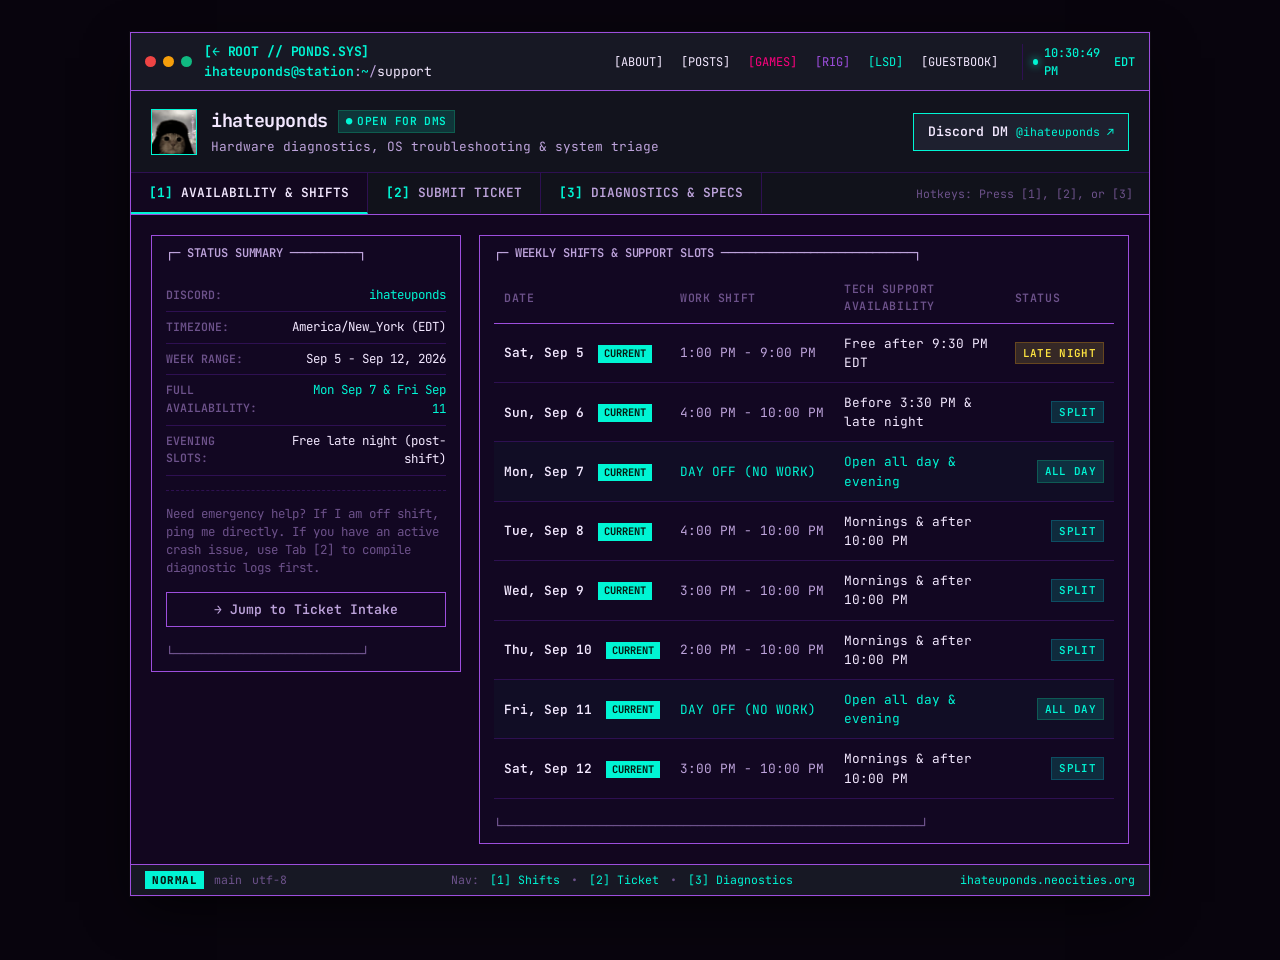
<file: support/index.html>
<!DOCTYPE html>
<html lang="en">
<head>
  <meta charset="UTF-8">
  <meta name="viewport" content="width=device-width, initial-scale=1.0">
  <title>ihateuponds // Systems & Tech Diagnostics</title>
  <meta name="description" content="Personal tech support workstation, hardware diagnostics, Linux/Windows troubleshooting, and weekly schedule.">
  <meta name="theme-color" content="#0b0c10">

  <!-- OpenGraph / Discord Embed -->
  <meta property="og:title" content="ihateuponds // Systems & Tech Diagnostics">
  <meta property="og:description" content="Terminal workstation: weekly schedule, hardware diagnostics, and support ticket submission.">
  <meta property="og:url" content="https://ihateuponds.neocities.org/support/">
  <meta property="og:type" content="website">
  <meta property="og:image" content="https://ihateuponds.neocities.org/avatar.jpeg">

  <link rel="icon" type="image/svg+xml" href="favicon.svg">
  <link rel="preconnect" href="https://fonts.googleapis.com">
  <link rel="preconnect" href="https://fonts.gstatic.com" crossorigin>
  <link href="https://fonts.googleapis.com/css2?family=JetBrains+Mono:wght@400;700&family=Press+Start+2P&family=Share+Tech+Mono&family=Silkscreen:wght@400;700&family=VT323&display=swap" rel="stylesheet">
  <link rel="stylesheet" href="style.css">
  <script src="script.js" defer></script>
</head>
<body>

  <div class="terminal-frame">

    <!-- Top Window Titlebar -->
    <div class="window-titlebar">
      <div class="window-controls">
        <button type="button" class="ctrl-dot close" title="Exit to Station Root"></button>
        <button type="button" class="ctrl-dot minimize" title="Collapse / Minimize Terminal"></button>
        <button type="button" class="ctrl-dot maximize" title="Toggle Fullscreen Terminal"></button>
      </div>
      <div class="window-path">
        <a href="../" style="color: var(--accent-cyan); text-decoration: none; margin-right: 8px; font-weight: bold;">[← ROOT // PONDS.SYS]</a>
        <span class="user-host">ihateuponds@station</span>:<span class="tilde">~</span>/<span class="project-dir">support</span>
      </div>
      <div class="window-telemetry">
        <a href="../about/" style="color: var(--neon-pink); font-size: 0.75rem; text-decoration: none; margin-right: 6px;">[ABOUT]</a>
        <a href="../posts/" style="color: var(--neon-cyan); font-size: 0.75rem; text-decoration: none; margin-right: 6px;">[POSTS]</a>
        <a href="../games/" style="color: var(--accent-pink); font-size: 0.75rem; text-decoration: none; margin-right: 6px;">[GAMES]</a>
        <a href="../rig/" style="color: var(--accent-purple); font-size: 0.75rem; text-decoration: none; margin-right: 6px;">[RIG]</a>
        <a href="../lsd/" style="color: var(--accent-cyan); font-size: 0.75rem; text-decoration: none; margin-right: 6px;">[LSD]</a>
        <a href="../guestbook/" style="color: var(--neon-yellow); font-size: 0.75rem; text-decoration: none; margin-right: 12px;">[GUESTBOOK]</a>
        <span class="telemetry-item time-badge">
          <span class="clock-pulse" aria-hidden="true"></span>
          <span id="clock-display">--:--:--</span> EDT
        </span>
      </div>
    </div>

    <!-- Operator Identity Strip -->
    <header class="operator-strip">
      <a href="../" class="operator-profile" style="text-decoration: none; color: inherit;" title="Return to Ponds' Cave">
        <img class="operator-avatar" src="avatar.jpeg" alt="ihateuponds avatar" width="48" height="48">
        <div class="operator-meta">
          <div class="operator-name-row">
            <span class="operator-handle">ihateuponds</span>
            <span class="status-pill status-online">
              <span class="pill-indicator">●</span> OPEN FOR DMS
            </span>
          </div>
          <div class="operator-tagline">Hardware diagnostics, OS troubleshooting & system triage</div>
        </div>
      </a>

      <div class="operator-actions">
        <a class="tui-btn tui-btn-primary" href="https://discord.com/users/ihateuponds" target="_blank" rel="noopener noreferrer">
          <span>Discord DM</span>
          <span class="key-hint">@ihateuponds ↗</span>
        </a>
      </div>
    </header>

    <!-- TUI Navigation Bar -->
    <nav class="tui-navbar" role="tablist" aria-label="Terminal views">
      <button class="tui-tab active" id="btn-tab-schedule" role="tab" aria-selected="true" aria-controls="pane-schedule" data-tab="pane-schedule">
        <span class="tab-index">[1]</span>
        <span class="tab-title">AVAILABILITY & SHIFTS</span>
      </button>
      <button class="tui-tab" id="btn-tab-ticket" role="tab" aria-selected="false" aria-controls="pane-ticket" data-tab="pane-ticket">
        <span class="tab-index">[2]</span>
        <span class="tab-title">SUBMIT TICKET</span>
      </button>
      <button class="tui-tab" id="btn-tab-specs" role="tab" aria-selected="false" aria-controls="pane-specs" data-tab="pane-specs">
        <span class="tab-index">[3]</span>
        <span class="tab-title">DIAGNOSTICS & SPECS</span>
      </button>
      <div class="tui-navbar-hint hide-mobile">
        <span>Hotkeys: Press [1], [2], or [3]</span>
      </div>
    </nav>

    <!-- Content Workspace -->
    <main class="terminal-body">

      <!-- PANE 1: SCHEDULE & AVAILABILITY -->
      <section id="pane-schedule" class="tui-pane active" role="tabpanel" aria-labelledby="btn-tab-schedule">
        <div class="pane-grid-split">
          
          <!-- Schedule Overview Card -->
          <div class="tui-box tui-box-sidebar">
            <div class="tui-box-header">
              <span class="box-title">┌─ STATUS SUMMARY ──────────┐</span>
            </div>
            <div class="tui-box-content">
              <div class="meta-field">
                <span class="meta-label">DISCORD:</span>
                <span class="meta-value accent-cyan">ihateuponds</span>
              </div>
              <div class="meta-field">
                <span class="meta-label">TIMEZONE:</span>
                <span class="meta-value">America/New_York (EDT)</span>
              </div>
              <div class="meta-field">
                <span class="meta-label">WEEK RANGE:</span>
                <span class="meta-value">Sep 5 - Sep 12, 2026</span>
              </div>
              <div class="meta-field">
                <span class="meta-label">FULL AVAILABILITY:</span>
                <span class="meta-value accent-green">Mon Sep 7 & Fri Sep 11</span>
              </div>
              <div class="meta-field">
                <span class="meta-label">EVENING SLOTS:</span>
                <span class="meta-value">Free late night (post-shift)</span>
              </div>

              <hr class="tui-divider">

              <div class="quick-instructions">
                <p class="tui-dim">Need emergency help? If I am off shift, ping me directly. If you have an active crash issue, use Tab [2] to compile diagnostic logs first.</p>
              </div>

              <div class="sidebar-action">
                <button class="tui-btn tui-btn-secondary switch-to-ticket-btn" type="button">
                  <span>→ Jump to Ticket Intake</span>
                </button>
              </div>
            </div>
            <div class="tui-box-footer">
              <span>└───────────────────────────┘</span>
            </div>
          </div>

          <!-- Schedule Matrix Table -->
          <div class="tui-box tui-box-main">
            <div class="tui-box-header">
              <span class="box-title">┌─ WEEKLY SHIFTS & SUPPORT SLOTS ────────────────────────────┐</span>
            </div>
            <div class="tui-box-content tui-table-wrap">
              <table class="tui-table">
                <thead>
                  <tr>
                    <th scope="col">DATE</th>
                    <th scope="col">WORK SHIFT</th>
                    <th scope="col">TECH SUPPORT AVAILABILITY</th>
                    <th scope="col">STATUS</th>
                  </tr>
                </thead>
                <tbody id="schedule-tbody">
                  <tr data-date="2026-09-05">
                    <td class="cell-date">
                      <span class="date-name">Sat, Sep 5</span>
                      <span class="badge-today" hidden>CURRENT</span>
                    </td>
                    <td class="cell-shift">1:00 PM - 9:00 PM</td>
                    <td class="cell-avail">Free after 9:30 PM EDT</td>
                    <td class="cell-status"><span class="badge-status status-eve">LATE NIGHT</span></td>
                  </tr>

                  <tr data-date="2026-09-06">
                    <td class="cell-date">
                      <span class="date-name">Sun, Sep 6</span>
                      <span class="badge-today" hidden>CURRENT</span>
                    </td>
                    <td class="cell-shift">4:00 PM - 10:00 PM</td>
                    <td class="cell-avail">Before 3:30 PM & late night</td>
                    <td class="cell-status"><span class="badge-status status-split">SPLIT</span></td>
                  </tr>

                  <tr data-date="2026-09-07" class="row-day-off">
                    <td class="cell-date">
                      <span class="date-name">Mon, Sep 7</span>
                      <span class="badge-today" hidden>CURRENT</span>
                    </td>
                    <td class="cell-shift font-accent-green">DAY OFF (NO WORK)</td>
                    <td class="cell-avail font-accent-green">Open all day & evening</td>
                    <td class="cell-status"><span class="badge-status status-open">ALL DAY</span></td>
                  </tr>

                  <tr data-date="2026-09-08">
                    <td class="cell-date">
                      <span class="date-name">Tue, Sep 8</span>
                      <span class="badge-today" hidden>CURRENT</span>
                    </td>
                    <td class="cell-shift">4:00 PM - 10:00 PM</td>
                    <td class="cell-avail">Mornings & after 10:00 PM</td>
                    <td class="cell-status"><span class="badge-status status-split">SPLIT</span></td>
                  </tr>

                  <tr data-date="2026-09-09">
                    <td class="cell-date">
                      <span class="date-name">Wed, Sep 9</span>
                      <span class="badge-today" hidden>CURRENT</span>
                    </td>
                    <td class="cell-shift">3:00 PM - 10:00 PM</td>
                    <td class="cell-avail">Mornings & after 10:00 PM</td>
                    <td class="cell-status"><span class="badge-status status-split">SPLIT</span></td>
                  </tr>

                  <tr data-date="2026-09-10">
                    <td class="cell-date">
                      <span class="date-name">Thu, Sep 10</span>
                      <span class="badge-today" hidden>CURRENT</span>
                    </td>
                    <td class="cell-shift">2:00 PM - 10:00 PM</td>
                    <td class="cell-avail">Mornings & after 10:00 PM</td>
                    <td class="cell-status"><span class="badge-status status-split">SPLIT</span></td>
                  </tr>

                  <tr data-date="2026-09-11" class="row-day-off">
                    <td class="cell-date">
                      <span class="date-name">Fri, Sep 11</span>
                      <span class="badge-today" hidden>CURRENT</span>
                    </td>
                    <td class="cell-shift font-accent-green">DAY OFF (NO WORK)</td>
                    <td class="cell-avail font-accent-green">Open all day & evening</td>
                    <td class="cell-status"><span class="badge-status status-open">ALL DAY</span></td>
                  </tr>

                  <tr data-date="2026-09-12">
                    <td class="cell-date">
                      <span class="date-name">Sat, Sep 12</span>
                      <span class="badge-today" hidden>CURRENT</span>
                    </td>
                    <td class="cell-shift">3:00 PM - 10:00 PM</td>
                    <td class="cell-avail">Mornings & after 10:00 PM</td>
                    <td class="cell-status"><span class="badge-status status-split">SPLIT</span></td>
                  </tr>
                </tbody>
              </table>
            </div>
            <div class="tui-box-footer">
              <span>└────────────────────────────────────────────────────────────┘</span>
            </div>
          </div>

        </div>
      </section>

      <!-- PANE 2: SUPPORT TICKET INTAKE -->
      <section id="pane-ticket" class="tui-pane" role="tabpanel" aria-labelledby="btn-tab-ticket" hidden>
        <div class="tui-box">
          <div class="tui-box-header">
            <span class="box-title">┌─ TICKET INTAKE CONSOLE ──────────────────────────────────────────────┐</span>
          </div>

          <div class="tui-box-content">
            <p class="tui-instructions">
              Provide your environment details and issue symptoms below. The engine will compile an organized diagnostic ticket, copy it to your clipboard, and prepare it for Discord DMs.
            </p>

            <form id="ticket-form" class="tui-form" novalidate>
              <!-- Anti-bot honeypot field -->
              <div class="bot-trap" aria-hidden="true">
                <input type="text" name="b_trap" tabindex="-1" autocomplete="off">
              </div>

              <div class="tui-form-grid">
                <div class="form-group">
                  <label for="field-handle" class="input-label">
                    <span class="label-prompt">[client@handle]:</span>
                    <span class="label-desc">Your Discord username or alias</span>
                  </label>
                  <input type="text" id="field-handle" name="handle" class="tui-input" placeholder="e.g. user or @handle" autocomplete="off">
                </div>

                <div class="form-group">
                  <label for="field-os" class="input-label">
                    <span class="label-prompt">[env@os]:</span>
                    <span class="label-desc">Operating System <span class="req-star">*</span></span>
                  </label>
                  <div class="select-wrapper">
                    <select id="field-os" name="os" class="tui-select" required>
                      <option value="" disabled selected>-- Select Operating System --</option>
                      <option value="Windows 11">Windows 11</option>
                      <option value="Windows 10">Windows 10</option>
                      <option value="Arch / CachyOS Linux">Arch / CachyOS Linux</option>
                      <option value="Ubuntu / Debian / Mint">Ubuntu / Debian / Mint</option>
                      <option value="Fedora / RHEL">Fedora / RHEL</option>
                      <option value="SteamOS / Handheld">SteamOS / Steam Deck</option>
                      <option value="macOS">macOS</option>
                      <option value="Other">Other / Dual Boot</option>
                    </select>
                  </div>
                </div>

                <div class="form-group">
                  <label for="field-category" class="input-label">
                    <span class="label-prompt">[issue@category]:</span>
                    <span class="label-desc">Classification <span class="req-star">*</span></span>
                  </label>
                  <div class="select-wrapper">
                    <select id="field-category" name="category" class="tui-select" required>
                      <option value="" disabled selected>-- Select Classification --</option>
                      <option value="Game Crash / Performance">Game Crash / Performance / FPS Drops</option>
                      <option value="BSOD / System Freeze">BSOD / Kernel Panic / Freeze</option>
                      <option value="Hardware / Part Diagnostics">Hardware / Part Failure / Upgrade</option>
                      <option value="Network / Wi-Fi Latency">Network / Latency / Packet Loss</option>
                      <option value="Discord Bot / Server Config">Discord Bot / Permissions / Hosting</option>
                      <option value="Linux Gaming / Wine / Proton">Linux Gaming / Wine / Proton / Drivers</option>
                      <option value="Software / OS Issue">Software / OS Config / Audio (PipeWire)</option>
                      <option value="General Question">General Tech Question</option>
                    </select>
                  </div>
                </div>

                <div class="form-group">
                  <label for="field-specs" class="input-label">
                    <span class="label-prompt">[sys@specs]:</span>
                    <span class="label-desc">Hardware specs (GPU, CPU, RAM)</span>
                  </label>
                  <input type="text" id="field-specs" name="specs" class="tui-input" placeholder="e.g. RTX 3070, Ryzen 5 5600X, 32GB RAM" autocomplete="off">
                </div>

                <div class="form-group span-full">
                  <label for="field-summary" class="input-label">
                    <span class="label-prompt">[log@summary]:</span>
                    <span class="label-desc">Issue description & steps to reproduce <span class="req-star">*</span></span>
                  </label>
                  <textarea id="field-summary" name="summary" class="tui-textarea" rows="4" placeholder="What is happening? When did it start? What troubleshooting have you already tried?" required></textarea>
                </div>

                <div class="form-group span-full">
                  <label for="field-logs" class="input-label">
                    <span class="label-prompt">[log@trace]:</span>
                    <span class="label-desc">Error code, Event Viewer event, or terminal output</span>
                  </label>
                  <textarea id="field-logs" name="logs" class="tui-textarea font-code" rows="3" placeholder="Paste error popups, Event ID, crash stack, minidump name, journalctl traces..."></textarea>
                </div>
              </div>

              <div id="form-error-banner" class="tui-alert tui-alert-error" hidden></div>

              <div class="form-actions">
                <button type="submit" class="tui-btn tui-btn-action">
                  <span class="btn-symbol">↵</span>
                  <span>COMPILE & COPY TICKET</span>
                </button>
                <span class="form-hint tui-dim">Rate limit protected • Zero tracking cookies</span>
              </div>
            </form>

            <!-- Compiled Ticket Output Terminal -->
            <div id="ticket-output" class="tui-stdout-box" hidden>
              <div class="stdout-header">
                <span class="stdout-title">stdout: ticket_compiled.txt</span>
                <span class="stdout-badge">[OK] COPIED TO CLIPBOARD</span>
              </div>
              <pre id="ticket-code" class="stdout-content"></pre>
              <div class="stdout-actions">
                <button id="copy-output-btn" class="tui-btn tui-btn-secondary" type="button">
                  <span id="copy-output-label">Copy Ticket Again</span>
                </button>
                <a class="tui-btn tui-btn-primary" href="https://discord.com/users/ihateuponds" target="_blank" rel="noopener noreferrer">
                  <span>Send in Discord DM</span>
                  <span>↗</span>
                </a>
              </div>
            </div>

          </div>

          <div class="tui-box-footer">
            <span>└─────────────────────────────────────────────────────────────────────┘</span>
          </div>
        </div>
      </section>

      <!-- PANE 3: DIAGNOSTICS & SPECS -->
      <section id="pane-specs" class="tui-pane" role="tabpanel" aria-labelledby="btn-tab-specs" hidden>
        <div class="specs-grid">

          <!-- Card 1: Diagnostic Checklist -->
          <div class="tui-box">
            <div class="tui-box-header">
              <span class="box-title">┌─ FAST DIAGNOSTIC CHECKLIST ────────────┐</span>
            </div>
            <div class="tui-box-content">
              <p class="section-lead">Before submitting, gathering these commands speeds up diagnosis by 10x:</p>
              
              <div class="diag-item">
                <span class="diag-tag font-accent-cyan">[WINDOWS CRASHES]</span>
                <p>Check <code>eventvwr.msc</code> → Windows Logs → System. Look for Event ID 41 (Kernel-Power) or BugCheck codes. Minidumps are stored in <code>C:\Windows\Minidump\</code>.</p>
              </div>

              <div class="diag-item">
                <span class="diag-tag font-accent-green">[LINUX FREEZES / PANICS]</span>
                <p>Run <code>journalctl -p 3 -xb</code> for priority error logs, or <code>dmesg -T --level=err,warn</code> to check GPU and kernel ring buffer errors.</p>
              </div>

              <div class="diag-item">
                <span class="diag-tag font-accent-amber">[THERMAL & HARDWARE]</span>
                <p>Run HWiNFO64 (Sensors only) or MangoHud. Note CPU Tctl/Tdie and GPU Hotspot temp during crash load.</p>
              </div>
            </div>
            <div class="tui-box-footer">
              <span>└────────────────────────────────────────┘</span>
            </div>
          </div>

          <!-- Card 2: Personal Station Specs -->
          <div class="tui-box">
            <div class="tui-box-header">
              <span class="box-title">┌─ OPERATOR WORKBENCH & SPECS ───────────┐</span>
            </div>
            <div class="tui-box-content">
              <div class="spec-row">
                <span class="spec-k">PRIMARY OS:</span>
                <span class="spec-v font-accent-green">CachyOS Linux (Arch-based, BORE kernel)</span>
              </div>
              <div class="spec-row">
                <span class="spec-k">WINDOW MGR:</span>
                <span class="spec-v font-accent-cyan">Hyprland (Wayland compositor)</span>
              </div>
              <div class="spec-row">
                <span class="spec-k">SECONDARY OS:</span>
                <span class="spec-v">Windows 11 Pro (Dual-boot on separate partition)</span>
              </div>
              <div class="spec-row">
                <span class="spec-k">TERMINAL:</span>
                <span class="spec-v">foot / kitty / zsh</span>
              </div>
              <div class="spec-row">
                <span class="spec-k">PRIMARY EDITOR:</span>
                <span class="spec-v">Neovim / VSCode</span>
              </div>
              <div class="spec-row">
                <span class="spec-k">AUDIO SERVER:</span>
                <span class="spec-v">PipeWire + WirePlumber</span>
              </div>
            </div>
            <div class="tui-box-footer">
              <span>└────────────────────────────────────────┘</span>
            </div>
          </div>

          <!-- Card 3: Scope of Support -->
          <div class="tui-box span-full-row">
            <div class="tui-box-header">
              <span class="box-title">┌─ SCOPE OF SUPPORT & RULES ─────────────────────────────────────────┐</span>
            </div>
            <div class="tui-box-content">
              <div class="scope-columns">
                <div class="scope-col">
                  <h4 class="scope-title font-accent-green">[+] WHAT I CAN SOLVE:</h4>
                  <ul class="tui-list">
                    <li>PC build part compatibility, bottleneck checks & component budgeting</li>
                    <li>Windows BSOD crash analysis (Minidump inspection with WinDbg)</li>
                    <li>Linux dual-boot partitioning, GRUB/systemd-boot repairs & PipeWire routing</li>
                    <li>Linux gaming troubleshooting (Proton-GE, Wine prefixes, DXVK/VKD3D)</li>
                    <li>Game crashing, memory leaks, GPU driver cleaning (DDU / safe mode)</li>
                    <li>Discord bot infrastructure, node/python script hosting & role permissions</li>
                  </ul>
                </div>
                <div class="scope-col">
                  <h4 class="scope-title font-accent-red">[-] WHAT I DO NOT DO:</h4>
                  <ul class="tui-list">
                    <li>Physical hardware soldering, board-level re-balling or SMD rework</li>
                    <li>Cracked software, pirated key generation or bypassing antivirus alerts</li>
                    <li>Enterprise Active Directory migrations or paid closed-source proprietary vendor setups</li>
                  </ul>
                </div>
              </div>
            </div>
            <div class="tui-box-footer">
              <span>└────────────────────────────────────────────────────────────────────┘</span>
            </div>
          </div>

        </div>
      </section>

    </main>

    <!-- Bottom Statusline (like tmux/vim) -->
    <footer class="tui-statusline">
      <div class="status-left">
        <span class="mode-badge">NORMAL</span>
        <span class="branch-badge hide-mobile">main</span>
        <span class="encoding-badge hide-mobile">utf-8</span>
      </div>
      <div class="status-center">
        <span class="status-hint">Nav: 
          <button type="button" class="status-nav-btn" data-tab="pane-schedule">[1] Shifts</button> • 
          <button type="button" class="status-nav-btn" data-tab="pane-ticket">[2] Ticket</button> • 
          <button type="button" class="status-nav-btn" data-tab="pane-specs">[3] Diagnostics</button>
        </span>
      </div>
      <div class="status-right">
        <span class="host-url">ihateuponds.neocities.org</span>
      </div>
    </footer>

  </div>

</body>
</html>
</file>
<file: style.css>
/* ==========================================================================
   ★ PONDS // HYPERPOP & POKÉMON SCRAPBOOK THEME (NEOCITIES) ★
   Palette: Deep Pitch Black, Electric Purple, Neon Magenta, Glitch Cyan
   ========================================================================== */

:root {
  --bg-deep: #08040d;
  --bg-surface: rgba(19, 9, 31, 0.88);
  --bg-card: rgba(28, 12, 48, 0.92);
  --bg-card-hover: rgba(38, 16, 65, 0.96);
  
  --neon-purple: #9d4edd;
  --neon-purple-glow: rgba(157, 78, 221, 0.6);
  --neon-pink: #ff007f;
  --neon-pink-glow: rgba(255, 0, 127, 0.6);
  --neon-cyan: #00f5d4;
  --neon-cyan-glow: rgba(0, 245, 212, 0.5);
  --neon-yellow: #fee440;
  
  --text-main: #f3e8ff;
  --text-muted: #bda3db;
  --text-glow: #ffffff;
  
  --border-neon: 2px solid var(--neon-purple);
  --border-pink: 2px solid var(--neon-pink);
  
  --font-pixel: 'Press Start 2P', monospace;
  --font-silk: 'Silkscreen', cursive;
  --font-terminal: 'VT323', monospace;
  --font-body: 'JetBrains Mono', 'Share Tech Mono', monospace;
}

/* Reset & Box Sizing */
*, *::before, *::after {
  box-sizing: border-box;
  margin: 0;
  padding: 0;
}

html {
  overflow-x: hidden;
  max-width: 100%;
}

body {
  background-color: var(--bg-deep);
  color: var(--text-main);
  font-family: var(--font-body);
  min-height: 100vh;
  overflow-x: hidden;
  max-width: 100%;
  position: relative;
  line-height: 1.5;
  cursor: crosshair;
}

/* --------------------------------------------------------------------------
   CRT SCANLINE & VIGNETTE LAYER
   -------------------------------------------------------------------------- */
.crt-layer {
  position: fixed;
  inset: 0;
  width: 100%;
  height: 100%;
  pointer-events: none;
  z-index: 9999;
  opacity: 0;
  transition: opacity 0.3s ease;
}

.crt-layer.active {
  opacity: 1;
  background: linear-gradient(
    rgba(18, 16, 16, 0) 50%, 
    rgba(0, 0, 0, 0.3) 50%
  ), linear-gradient(
    90deg,
    rgba(255, 0, 0, 0.03),
    rgba(0, 255, 0, 0.01),
    rgba(0, 0, 255, 0.03)
  );
  background-size: 100% 3px, 6px 100%;
  box-shadow: inset 0 0 100px rgba(0, 0, 0, 0.85);
}

/* --------------------------------------------------------------------------
   CANVAS BACKGROUND (STARS & NEON GRID)
   -------------------------------------------------------------------------- */
#bg-canvas {
  position: fixed;
  top: 0;
  left: 0;
  width: 100vw;
  height: 100vh;
  z-index: 0;
  pointer-events: none;
}

/* --------------------------------------------------------------------------
   TOP NAVIGATION & RETRO CONTROL BAR
   -------------------------------------------------------------------------- */
.top-nav-bar {
  position: sticky;
  top: 0;
  z-index: 500;
  display: flex;
  align-items: center;
  justify-content: space-between;
  gap: 12px;
  background: rgba(14, 5, 24, 0.96);
  border-bottom: 2px solid var(--neon-purple);
  padding: 8px 16px;
  box-shadow: 0 4px 20px var(--neon-purple-glow);
}

.nav-brand {
  display: flex;
  align-items: center;
  gap: 8px;
  font-family: var(--font-pixel);
  font-size: 0.75rem;
  color: var(--neon-pink);
  white-space: nowrap;
}

.status-dot {
  width: 10px;
  height: 10px;
  background: var(--neon-cyan);
  border-radius: 50%;
  box-shadow: 0 0 10px var(--neon-cyan);
  animation: pulse-dot 1.5s infinite;
}

@keyframes pulse-dot {
  0%, 100% { transform: scale(1); opacity: 1; }
  50% { transform: scale(1.3); opacity: 0.5; }
}

.marquee-wrapper {
  flex: 1;
  overflow: hidden;
  white-space: nowrap;
  background: rgba(8, 2, 14, 0.8);
  border: 1px dashed var(--neon-purple);
  padding: 4px 10px;
  border-radius: 4px;
}

.marquee-content {
  display: inline-block;
  font-family: var(--font-silk);
  font-size: 0.8rem;
  color: var(--neon-cyan);
  animation: marquee-scroll 25s linear infinite;
}

@keyframes marquee-scroll {
  0% { transform: translateX(100%); }
  100% { transform: translateX(-100%); }
}

.nav-controls {
  display: flex;
  gap: 8px;
}

.control-btn {
  background: #190a2b;
  color: var(--text-main);
  border: 1px solid var(--neon-purple);
  padding: 6px 10px;
  font-family: var(--font-pixel);
  font-size: 0.65rem;
  cursor: pointer;
  border-radius: 4px;
  transition: all 0.2s ease;
  display: flex;
  align-items: center;
  gap: 4px;
  white-space: nowrap;
}

.control-btn:hover {
  background: var(--neon-pink);
  color: #fff;
  border-color: #fff;
  box-shadow: 0 0 12px var(--neon-pink);
  transform: translateY(-1px);
}

/* --------------------------------------------------------------------------
   DRAGGABLE STICKER PLAYGROUND
   -------------------------------------------------------------------------- */
.sticker-layer {
  position: absolute;
  top: 0;
  left: 0;
  width: 100%;
  height: 100%;
  pointer-events: none;
  z-index: 400;
}

.draggable-item {
  position: absolute;
  pointer-events: auto;
  cursor: grab;
  user-select: none;
  transition: transform 0.1s ease, filter 0.2s ease;
}

.draggable-item:active {
  cursor: grabbing;
  z-index: 450 !important;
  filter: brightness(1.2) drop-shadow(0 0 15px var(--neon-pink));
}

.tape-strip {
  background: rgba(255, 0, 127, 0.65);
  border: 1px dashed rgba(255, 255, 255, 0.85);
  color: #ffffff;
  font-family: var(--font-silk);
  font-size: 0.75rem;
  font-weight: bold;
  padding: 4px 18px;
  box-shadow: 2px 4px 10px rgba(0,0,0,0.5);
  letter-spacing: 2px;
}

.pixel-badge-sticker, .pin-sticker {
  background: rgba(18, 5, 32, 0.9);
  border: 2px solid var(--neon-purple);
  border-radius: 8px;
  padding: 8px;
  display: flex;
  flex-direction: column;
  align-items: center;
  box-shadow: 0 6px 15px rgba(0,0,0,0.7), 0 0 10px var(--neon-purple-glow);
}

.sticker-img {
  width: 58px;
  height: 58px;
  image-rendering: pixelated;
}

.sticker-caption, .sticker-sub {
  font-family: var(--font-pixel);
  font-size: 0.55rem;
  color: var(--neon-cyan);
  margin-top: 4px;
}

.warning-badge {
  background: #ffe600;
  color: #000;
  font-family: var(--font-pixel);
  font-size: 0.65rem;
  font-weight: bold;
  padding: 6px 12px;
  border: 2px solid #000;
  box-shadow: 4px 4px 0 #ff007f;
}

.holo-heart {
  background: #190a2b;
  color: #ff007f;
  font-family: var(--font-pixel);
  font-size: 0.65rem;
  padding: 6px 12px;
  border-radius: 0;
  font-weight: bold;
  box-shadow: 4px 4px 0 #00f5d4;
  border: 2px solid #ff007f;
}

/* --------------------------------------------------------------------------
   SUBPAGE & STATION NAVIGATION BAR
   -------------------------------------------------------------------------- */
.subpage-nav-bar {
  display: flex;
  align-items: center;
  justify-content: space-between;
  background: rgba(18, 7, 32, 0.95);
  border: 2px solid var(--neon-purple);
  box-shadow: 4px 4px 0 #000;
  padding: 12px 18px;
  flex-wrap: wrap;
  gap: 12px;
}

.subpage-brand {
  font-family: var(--font-pixel);
  font-size: 0.8rem;
  color: var(--neon-cyan);
  text-decoration: none;
  display: flex;
  align-items: center;
  gap: 8px;
}
.subpage-brand:hover {
  color: #fff;
}

.subpage-telemetry {
  display: flex;
  align-items: center;
  gap: 10px;
  flex-wrap: wrap;
}

.telemetry-link {
  font-family: var(--font-pixel);
  font-size: 0.65rem;
  text-decoration: none;
  padding: 6px 10px;
  border: 1px solid var(--neon-purple);
  background: rgba(10, 4, 18, 0.85);
  color: var(--text-main);
  transition: all 0.15s ease;
  box-shadow: 2px 2px 0 #000;
}
.telemetry-link:hover, .telemetry-link.active {
  background: var(--neon-pink);
  color: #fff;
  border-color: #fff;
  box-shadow: 0 0 8px var(--neon-pink-glow);
}

/* --------------------------------------------------------------------------
   SCRAPBOOK MAIN CONTAINER & CARDS
   -------------------------------------------------------------------------- */
.scrapbook-layout {
  position: relative;
  z-index: 10;
  max-width: 1200px;
  margin: 24px auto;
  padding: 0 16px;
  display: flex;
  flex-direction: column;
  gap: 24px;
}

.scrap-card {
  position: relative;
  background: var(--bg-card);
  border: 2px solid var(--neon-purple);
  border-radius: 2px;
  padding: 24px;
  box-shadow: 5px 5px 0 #000;
  transition: border-color 0.2s ease, box-shadow 0.2s ease;
}

.scrap-card:hover {
  border-color: var(--neon-cyan);
  box-shadow: 6px 6px 0 #000;
}

/* Card Pins & Washi Tapes */
.card-pin {
  position: absolute;
  width: 14px;
  height: 14px;
  border-radius: 50%;
  background: radial-gradient(circle at 30% 30%, #fff, #9d4edd 70%, #4a0072);
  box-shadow: 0 2px 6px rgba(0,0,0,0.8);
  z-index: 5;
}
.card-pin.top-left { top: -6px; left: -6px; }
.card-pin.top-right { top: -6px; right: -6px; }

.washi-tape {
  position: absolute;
  top: -12px;
  left: 32px;
  padding: 3px 18px;
  font-family: var(--font-silk);
  font-size: 0.65rem;
  font-weight: bold;
  letter-spacing: 1px;
  color: #fff;
  border: 1px dashed rgba(255,255,255,0.7);
  box-shadow: 0 2px 8px rgba(0,0,0,0.6);
  z-index: 5;
}
.purple-tape { background: rgba(157, 78, 221, 0.85); transform: rotate(-2deg); }
.pink-tape { background: rgba(255, 0, 127, 0.85); transform: rotate(2deg); }
.cyan-tape { background: rgba(0, 245, 212, 0.85); color: #000; transform: rotate(-1deg); }

.card-header {
  display: flex;
  align-items: center;
  justify-content: space-between;
  margin-bottom: 18px;
  border-bottom: 1px dashed rgba(157, 78, 221, 0.4);
  padding-bottom: 8px;
}

.card-title {
  font-family: var(--font-pixel);
  font-size: 0.95rem;
  color: var(--neon-pink);
  text-shadow: 0 0 8px var(--neon-pink);
}

/* --------------------------------------------------------------------------
   HERO CARD (PROFILE & BIO)
   -------------------------------------------------------------------------- */
.hero-card {
  background: linear-gradient(135deg, rgba(28, 12, 48, 0.95), rgba(16, 5, 28, 0.95));
}

.hero-content {
  display: flex;
  align-items: center;
  gap: 28px;
  flex-wrap: wrap;
}

.avatar-box {
  position: relative;
  width: 120px;
  height: 120px;
  flex-shrink: 0;
}

.avatar-glow {
  display: none;
}

.avatar-frame {
  position: relative;
  width: 100%;
  height: 100%;
  background: #090312;
  border: 3px double var(--neon-cyan);
  border-radius: 2px;
  box-shadow: 4px 4px 0 #000;
  display: flex;
  align-items: center;
  justify-content: center;
  overflow: hidden;
}

.avatar-sprite {
  width: 90px;
  height: 90px;
  image-rendering: pixelated;
  filter: drop-shadow(0 0 6px var(--neon-purple));
  transition: transform 0.2s ease;
}

.avatar-frame:hover .avatar-sprite {
  transform: scale(1.1) rotate(-3deg);
}

.badge-online {
  position: absolute;
  bottom: -6px;
  right: -6px;
  background: var(--neon-pink);
  color: #fff;
  font-family: var(--font-pixel);
  font-size: 0.55rem;
  padding: 3px 6px;
  border-radius: 0;
  border: 1px solid #000;
  box-shadow: 2px 2px 0 #000;
}

.hero-details {
  flex: 1;
  min-width: 280px;
}

.title-row {
  display: flex;
  align-items: baseline;
  gap: 14px;
  margin-bottom: 8px;
}

.glitch-text {
  font-family: var(--font-pixel);
  font-size: 2.2rem;
  color: #fff;
  text-shadow: 2px 2px 0 var(--neon-pink), -2px -2px 0 var(--neon-cyan);
  position: relative;
}

.tag-handle {
  font-family: var(--font-terminal);
  font-size: 1.5rem;
  color: var(--neon-cyan);
}

.hero-subtitle {
  display: flex;
  gap: 8px;
  flex-wrap: wrap;
  margin-bottom: 12px;
}

.accent-pill {
  font-family: var(--font-pixel);
  font-size: 0.6rem;
  padding: 4px 8px;
  border-radius: 0;
  font-weight: normal;
  box-shadow: 2px 2px 0 #000;
}
.accent-pill.purple { background: rgba(157, 78, 221, 0.25); border: 2px solid var(--neon-purple); color: #d8b4fe; }
.accent-pill.pink { background: rgba(255, 0, 127, 0.25); border: 2px solid var(--neon-pink); color: #ffa6cf; }
.accent-pill.cyan { background: rgba(0, 245, 212, 0.25); border: 2px solid var(--neon-cyan); color: #99f6e4; }

.hero-bio {
  color: var(--text-main);
  font-size: 0.95rem;
  max-width: 750px;
}

/* --------------------------------------------------------------------------
   COLUMNS GRID
   -------------------------------------------------------------------------- */
.scrap-columns {
  display: grid;
  grid-template-columns: 1fr 1fr;
  gap: 24px;
}

.column-left, .column-right {
  display: flex;
  flex-direction: column;
  gap: 24px;
}

/* --------------------------------------------------------------------------
   CARD: HYPERPOP CD MUSIC PLAYER
   -------------------------------------------------------------------------- */
.cd-player-body {
  display: flex;
  gap: 20px;
  align-items: center;
  margin-bottom: 16px;
  flex-wrap: wrap;
}

.cd-visual-container {
  width: 140px;
  height: 140px;
  display: flex;
  align-items: center;
  justify-content: center;
  flex-shrink: 0;
}

.cd-disc {
  width: 130px;
  height: 130px;
  border-radius: 50%;
  background: radial-gradient(circle, #25123d 0%, #150924 45%, #3d1b63 70%, #0d0417 100%);
  border: 2px solid rgba(255,255,255,0.4);
  position: relative;
  display: flex;
  align-items: center;
  justify-content: center;
  box-shadow: 0 0 20px rgba(0,0,0,0.8), inset 0 0 15px rgba(255,0,127,0.4);
}

.cd-disc.spinning {
  animation: spin-cd 3s linear infinite;
}

@keyframes spin-cd {
  0% { transform: rotate(0deg); }
  100% { transform: rotate(360deg); }
}

.cd-iridescent-shine {
  position: absolute;
  inset: 0;
  border-radius: 50%;
  background: conic-gradient(
    from 45deg,
    rgba(255, 0, 127, 0.4),
    rgba(0, 245, 212, 0.4),
    rgba(157, 78, 221, 0.4),
    rgba(254, 228, 64, 0.4),
    rgba(255, 0, 127, 0.4)
  );
  opacity: 0.6;
  mix-blend-mode: color-dodge;
  pointer-events: none;
}

.cd-label {
  width: 55px;
  height: 55px;
  background: #ff007f;
  border-radius: 50%;
  border: 2px solid #fff;
  display: flex;
  flex-direction: column;
  align-items: center;
  justify-content: center;
  position: relative;
  z-index: 2;
}

.cd-album-title {
  font-family: var(--font-pixel);
  font-size: 0.35rem;
  color: #fff;
  font-weight: bold;
}
.cd-album-artist {
  font-family: var(--font-silk);
  font-size: 0.35rem;
  color: #ffe600;
}

.cd-center-hole {
  width: 14px;
  height: 14px;
  background: var(--bg-card);
  border-radius: 50%;
  border: 2px solid rgba(255,255,255,0.7);
  margin-top: 2px;
}

.track-info-panel {
  flex: 1;
  min-width: 220px;
  display: flex;
  flex-direction: column;
  gap: 10px;
}

.track-label {
  font-family: var(--font-pixel);
  font-size: 0.55rem;
  color: var(--neon-cyan);
}

.track-title {
  font-family: var(--font-silk);
  font-size: 1.1rem;
  color: #fff;
  margin-top: 2px;
}

.track-artist {
  font-size: 0.85rem;
  color: var(--text-muted);
}

.track-tags {
  display: flex;
  gap: 8px;
  margin-top: 4px;
}

.bpm-tag, .genre-tag {
  font-family: var(--font-pixel);
  font-size: 0.55rem;
  padding: 2px 6px;
  border-radius: 3px;
}
.bpm-tag { background: var(--neon-pink); color: #fff; }
.genre-tag { background: #2b1245; color: var(--neon-cyan); border: 1px solid var(--neon-purple); }

/* Real Audio Scrubber & Timeline */
.track-progress-container {
  display: flex;
  align-items: center;
  gap: 8px;
  margin-top: 4px;
}

.time-display {
  font-family: var(--font-pixel);
  font-size: 0.55rem;
  color: var(--neon-cyan);
  min-width: 32px;
}

.progress-bar-track {
  flex: 1;
  height: 8px;
  background: #0d0417;
  border: 1px solid var(--neon-purple);
  border-radius: 4px;
  cursor: pointer;
  position: relative;
  overflow: hidden;
  transition: border-color 0.2s;
}

.progress-bar-track:hover {
  border-color: var(--neon-pink);
}

.progress-bar-current {
  height: 100%;
  background: linear-gradient(90deg, var(--neon-purple), var(--neon-pink), var(--neon-cyan));
  width: 0%;
  border-radius: 3px;
  transition: width 0.1s linear;
}

/* Equalizer Bars */
.equalizer-bars {
  display: flex;
  align-items: flex-end;
  gap: 4px;
  height: 28px;
  background: rgba(10, 4, 18, 0.8);
  padding: 4px 8px;
  border-radius: 4px;
  border: 1px solid var(--neon-purple);
}

.equalizer-bars .bar {
  flex: 1;
  background: linear-gradient(to top, var(--neon-purple), var(--neon-pink), var(--neon-cyan));
  height: 20%;
  border-radius: 1px;
  transition: height 0.1s ease;
}

.equalizer-bars.playing .bar:nth-child(2n) { animation: eq-bounce 0.4s infinite alternate ease-in-out; }
.equalizer-bars.playing .bar:nth-child(2n+1) { animation: eq-bounce 0.6s infinite alternate ease-in-out; }
.equalizer-bars.playing .bar:nth-child(3n) { animation: eq-bounce 0.3s infinite alternate ease-in-out; }

@keyframes eq-bounce {
  0% { height: 15%; }
  100% { height: 95%; }
}

/* Music Controls */
.player-controls {
  display: flex;
  align-items: center;
  gap: 8px;
  flex-wrap: wrap;
}

.music-btn {
  background: #25103d;
  color: #fff;
  border: 1px solid var(--neon-purple);
  padding: 6px 12px;
  font-family: var(--font-pixel);
  font-size: 0.65rem;
  cursor: pointer;
  border-radius: 4px;
  transition: all 0.2s ease;
}

.music-btn:hover {
  background: var(--neon-purple);
  box-shadow: 0 0 10px var(--neon-purple-glow);
}

.music-btn.play-btn {
  background: var(--neon-pink);
  border-color: #fff;
}
.music-btn.play-btn:hover {
  background: #ff3399;
  box-shadow: 0 0 12px var(--neon-pink);
}

.volume-container {
  display: flex;
  align-items: center;
  gap: 6px;
  margin-left: auto;
}

.vol-icon { font-size: 0.9rem; }

.neon-slider {
  accent-color: var(--neon-pink);
  cursor: pointer;
  width: 75px;
}

.artist-cloud {
  display: flex;
  flex-wrap: wrap;
  align-items: center;
  gap: 6px;
  border-top: 1px dashed rgba(157, 78, 221, 0.3);
  padding-top: 12px;
}

.cloud-title {
  font-family: var(--font-pixel);
  font-size: 0.6rem;
  color: var(--neon-yellow);
  margin-right: 4px;
}

.artist-tag {
  font-family: var(--font-silk);
  font-size: 0.7rem;
  background: rgba(37, 16, 61, 0.7);
  border: 1px solid var(--neon-purple);
  padding: 2px 8px;
  border-radius: 4px;
  color: var(--text-main);
  transition: all 0.2s ease;
}

.artist-tag:hover {
  background: var(--neon-pink);
  color: #fff;
  border-color: #fff;
  transform: translateY(-2px);
}

/* --------------------------------------------------------------------------
   CARD: STATUS & MOOD WIDGET
   -------------------------------------------------------------------------- */
.live-clock {
  font-family: var(--font-terminal);
  font-size: 1.4rem;
  color: var(--neon-cyan);
  text-shadow: 0 0 6px var(--neon-cyan);
}

.status-grid {
  display: flex;
  flex-direction: column;
  gap: 14px;
}

.status-item {
  display: flex;
  flex-direction: column;
  gap: 4px;
}

.status-label {
  font-family: var(--font-pixel);
  font-size: 0.6rem;
  color: var(--neon-purple);
}

.status-value {
  font-family: var(--font-silk);
  font-size: 0.95rem;
}

.glow-pink { color: #ff80bf; text-shadow: 0 0 6px var(--neon-pink); }
.glow-purple { color: #d8b4fe; text-shadow: 0 0 6px var(--neon-purple); }

.progress-bar-container {
  background: #120621;
  border: 1px solid var(--neon-purple);
  border-radius: 4px;
  overflow: hidden;
  height: 22px;
}

.progress-bar-fill {
  background: linear-gradient(90deg, var(--neon-purple), var(--neon-pink));
  height: 100%;
  color: #fff;
  font-family: var(--font-pixel);
  font-size: 0.6rem;
  display: flex;
  align-items: center;
  padding-left: 8px;
  box-shadow: 0 0 10px var(--neon-pink);
}

.quote-box {
  background: rgba(14, 5, 24, 0.7);
  border: 1px dashed var(--neon-cyan);
  padding: 12px;
  border-radius: 6px;
}

.quote-text {
  font-style: italic;
  font-size: 0.9rem;
  color: #e0f2fe;
  margin-bottom: 8px;
}

.glitch-button-sm {
  align-self: flex-start;
  background: #190a2b;
  color: var(--neon-cyan);
  border: 1px solid var(--neon-cyan);
  padding: 4px 8px;
  font-family: var(--font-pixel);
  font-size: 0.55rem;
  cursor: pointer;
  border-radius: 3px;
  transition: all 0.2s ease;
}

.glitch-button-sm:hover {
  background: var(--neon-cyan);
  color: #000;
  box-shadow: 0 0 8px var(--neon-cyan);
}

/* --------------------------------------------------------------------------
   CARD: POKÉMON PARTY ROSTER & INSPECTOR
   -------------------------------------------------------------------------- */
.pkmn-sub {
  font-family: var(--font-silk);
  font-size: 0.7rem;
  color: var(--neon-cyan);
}

.pokemon-party-grid {
  display: grid;
  grid-template-columns: repeat(3, 1fr);
  gap: 12px;
  margin-bottom: 18px;
}

.pokemon-slot {
  background: #190a2b;
  border: 2px solid var(--neon-purple);
  border-radius: 8px;
  padding: 8px;
  display: flex;
  flex-direction: column;
  align-items: center;
  cursor: pointer;
  transition: all 0.2s ease;
}

.pokemon-slot:hover {
  border-color: var(--neon-cyan);
  transform: translateY(-3px);
  box-shadow: 0 6px 15px rgba(0,0,0,0.6), 0 0 12px var(--neon-cyan-glow);
}

.pokemon-slot.active {
  border-color: var(--neon-pink);
  background: #2a0f44;
  box-shadow: 0 0 15px var(--neon-pink);
}

.sprite-holder {
  width: 64px;
  height: 64px;
  display: flex;
  align-items: center;
  justify-content: center;
}

.party-sprite {
  max-width: 58px;
  max-height: 58px;
  image-rendering: pixelated;
}

.slot-name {
  font-family: var(--font-silk);
  font-size: 0.75rem;
  color: #fff;
  margin-top: 4px;
}

.slot-type {
  font-family: var(--font-pixel);
  font-size: 0.45rem;
  padding: 2px 6px;
  border-radius: 3px;
  margin-top: 2px;
  font-weight: bold;
}
.ghost-type { background: #705898; color: #fff; }
.fairy-type { background: #ee99ac; color: #000; }
.psychic-type { background: #f85888; color: #fff; }
.dark-type { background: #705848; color: #fff; }
.fire-type { background: #f08030; color: #fff; }
.steel-type { background: #b8b8d0; color: #000; }
.dragon-type { background: #7038f8; color: #fff; }
.fighting-type { background: #c03028; color: #fff; }

/* Inspector Box */
.pokemon-inspector-box {
  background: rgba(14, 5, 24, 0.95);
  border: 2px solid var(--neon-pink);
  border-radius: 8px;
  padding: 16px;
  box-shadow: 0 0 15px var(--neon-pink-glow);
}

.inspector-header {
  display: flex;
  align-items: center;
  justify-content: space-between;
  margin-bottom: 12px;
  border-bottom: 1px dashed rgba(255, 0, 127, 0.4);
  padding-bottom: 6px;
}

.inspector-title-group {
  display: flex;
  align-items: baseline;
  gap: 8px;
}

.dex-tag {
  font-family: var(--font-pixel);
  font-size: 0.65rem;
  color: var(--neon-cyan);
}

.insp-name {
  font-family: var(--font-pixel);
  font-size: 1.1rem;
  color: #fff;
}

.insp-types {
  font-family: var(--font-silk);
  font-size: 0.75rem;
  color: var(--neon-pink);
}

.shiny-toggle-btn {
  background: #ffe600;
  color: #000;
  border: 1px solid #fff;
  padding: 4px 8px;
  font-family: var(--font-pixel);
  font-size: 0.55rem;
  cursor: pointer;
  border-radius: 4px;
  font-weight: bold;
  transition: all 0.2s ease;
}

.shiny-toggle-btn.active {
  background: var(--neon-cyan);
  box-shadow: 0 0 10px var(--neon-cyan);
}

.inspector-body {
  display: flex;
  gap: 16px;
  align-items: center;
  flex-wrap: wrap;
}

.inspector-sprite-frame {
  width: 100px;
  height: 100px;
  background: #090312;
  border: 1px solid var(--neon-purple);
  border-radius: 8px;
  display: flex;
  align-items: center;
  justify-content: center;
  flex-shrink: 0;
}

.inspector-sprite-frame img {
  width: 80px;
  height: 80px;
  image-rendering: pixelated;
  filter: drop-shadow(0 0 8px var(--neon-purple));
}

.inspector-stats {
  flex: 1;
  font-size: 0.85rem;
  display: flex;
  flex-direction: column;
  gap: 6px;
}

.inspector-stats strong {
  color: var(--neon-cyan);
  font-family: var(--font-silk);
  font-size: 0.75rem;
}

.move-tags {
  display: flex;
  gap: 6px;
  flex-wrap: wrap;
  margin-top: 4px;
}

.move-pill {
  font-family: var(--font-pixel);
  font-size: 0.5rem;
  background: #25103d;
  border: 1px solid var(--neon-purple);
  padding: 3px 6px;
  border-radius: 4px;
  color: var(--text-main);
}

/* --------------------------------------------------------------------------
   CARD: 88x31 WEB BUTTONS & BLINKIES
   -------------------------------------------------------------------------- */
.badge-count {
  font-family: var(--font-pixel);
  font-size: 0.55rem;
  color: var(--neon-yellow);
}

.button-wall-grid {
  display: flex;
  flex-wrap: wrap;
  gap: 10px;
  justify-content: center;
  margin-bottom: 16px;
}

.web-button-badge {
  width: 88px;
  height: 31px;
  border: 2px outset #ffffff;
  display: flex;
  flex-direction: column;
  align-items: center;
  justify-content: center;
  font-family: var(--font-pixel);
  cursor: pointer;
  user-select: none;
  box-shadow: 2px 2px 0 #000;
  transition: transform 0.1s ease;
}

.web-button-badge:active {
  border-style: inset;
  transform: translate(2px, 2px);
}

.btn-text-top { font-size: 0.4rem; font-weight: bold; }
.btn-text-bot { font-size: 0.35rem; }

.button-pokemon { background: #705898; color: #ffe600; border-color: #9d4edd; }
.button-hyperpop { background: #ff007f; color: #fff; border-color: #00f5d4; }
.button-neocities { background: #000; color: #00f5d4; border-color: #00f5d4; }
.button-gengar { background: #230838; color: #ff007f; border-color: #ff007f; }
.button-webcore { background: #110626; color: #fff; border-color: #fff; }
.button-y2k { background: #fee440; color: #000; border-color: #ff007f; }

.blinkies-strip {
  display: flex;
  gap: 8px;
  justify-content: center;
  margin-bottom: 16px;
  flex-wrap: wrap;
}

.blinkie-box {
  background: #000;
  color: #fff;
  font-family: var(--font-pixel);
  font-size: 0.55rem;
  padding: 4px 8px;
  border: 1px solid var(--neon-pink);
  box-shadow: 0 0 6px var(--neon-pink);
}

.blink-fast { animation: blink-anim 0.5s infinite; }
.blink-slow { animation: blink-anim 1.2s infinite; }
.blink-alt { animation: blink-anim 0.8s infinite; color: var(--neon-cyan); border-color: var(--neon-cyan); }

@keyframes blink-anim {
  0%, 49% { opacity: 1; }
  50%, 100% { opacity: 0.2; }
}

.site-link-code-box {
  background: rgba(14, 5, 24, 0.8);
  border: 1px solid var(--neon-purple);
  padding: 10px;
  border-radius: 6px;
}

.code-label {
  font-family: var(--font-pixel);
  font-size: 0.55rem;
  color: var(--neon-cyan);
  display: block;
  margin-bottom: 6px;
}

.code-copy-row {
  display: flex;
  gap: 8px;
}

.code-input {
  flex: 1;
  background: #090312;
  color: var(--text-muted);
  border: 1px solid var(--neon-purple);
  padding: 6px;
  font-family: var(--font-terminal);
  font-size: 1rem;
  border-radius: 4px;
}

.copy-btn {
  background: var(--neon-purple);
  color: #fff;
  border: none;
  font-family: var(--font-pixel);
  font-size: 0.6rem;
  padding: 0 12px;
  cursor: pointer;
  border-radius: 4px;
  transition: all 0.2s ease;
}

.copy-btn:hover {
  background: var(--neon-pink);
  box-shadow: 0 0 8px var(--neon-pink);
}

/* --------------------------------------------------------------------------
   CARD: SOCIAL LINKS & PORTALS
   -------------------------------------------------------------------------- */
.social-links-grid, .site-portals-grid {
  display: grid;
  grid-template-columns: repeat(2, 1fr);
  gap: 12px;
}

.neon-link-btn {
  display: flex;
  align-items: center;
  justify-content: space-between;
  padding: 10px 14px;
  background: #140824;
  border: 2px solid var(--neon-purple);
  border-radius: 0;
  color: #fff;
  text-decoration: none;
  font-family: var(--font-body);
  font-size: 0.85rem;
  box-shadow: 3px 3px 0 #000;
  transition: background 0.15s ease, border-color 0.15s ease, color 0.15s ease;
}

.neon-link-btn:hover {
  background: #250f42;
  border-color: var(--neon-cyan);
  color: var(--neon-cyan);
  box-shadow: 4px 4px 0 #000;
}

.strawpage-btn:hover, .straw-btn:hover { border-color: var(--neon-pink); color: var(--neon-pink); }
.spotify-btn:hover { border-color: #1db954; color: #1db954; }
.discord-btn:hover { border-color: #5865f2; color: #5865f2; }
.instagram-btn:hover { border-color: #e1306c; color: #e1306c; }
.steam-btn:hover { border-color: #66c0f4; color: #66c0f4; }
.support-btn:hover { border-color: #10b981; color: #10b981; }
.rig-btn:hover { border-color: #f59e0b; color: #f59e0b; }
.games-btn:hover { border-color: var(--neon-pink); color: var(--neon-pink); }
.lsd-btn:hover { border-color: var(--neon-cyan); color: var(--neon-cyan); }
.about-btn:hover { border-color: #f72585; color: #f72585; }
.posts-btn:hover { border-color: #4cc9f0; color: #4cc9f0; }
.guestbook-btn:hover { border-color: #ffee00; color: #ffee00; }
.github-btn:hover { border-color: #ffffff; color: #ffffff; }

/* --------------------------------------------------------------------------
   FOOTER
   -------------------------------------------------------------------------- */
.scrap-footer {
  text-align: center;
  padding: 24px 0 40px;
  border-top: 1px dashed rgba(157, 78, 221, 0.4);
  display: flex;
  flex-direction: column;
  gap: 10px;
}

.footer-text {
  font-size: 0.85rem;
  color: var(--text-muted);
}

.footer-badges {
  display: flex;
  justify-content: center;
  gap: 16px;
  font-family: var(--font-pixel);
  font-size: 0.55rem;
  color: var(--neon-purple);
}

.footer-legal-links {
  display: flex;
  justify-content: center;
  align-items: center;
  gap: 8px;
  margin-top: 6px;
  flex-wrap: wrap;
}

.footer-policy-btn {
  background: transparent;
  border: 1px solid var(--neon-cyan);
  color: var(--neon-cyan);
  font-family: var(--font-pixel);
  font-size: 0.6rem;
  padding: 4px 8px;
  cursor: pointer;
  text-decoration: none;
  border-radius: 0;
  box-shadow: 2px 2px 0 #000;
  transition: all 0.15s ease;
}

.footer-policy-btn:hover {
  background: var(--neon-cyan);
  color: #000;
}

.footer-sep {
  color: var(--neon-purple);
  font-family: var(--font-pixel);
  font-size: 0.6rem;
}

.policy-container {
  max-width: 680px;
  border: 3px double var(--neon-cyan) !important;
  border-radius: 0 !important;
  box-shadow: 6px 6px 0 #000 !important;
  padding: 24px;
}

.policy-body {
  width: 100%;
}

.policy-heading {
  font-family: var(--font-pixel);
  font-size: 0.85rem;
  color: var(--neon-cyan);
  margin-bottom: 16px;
  border-bottom: 2px solid var(--neon-purple);
  padding-bottom: 8px;
}

.policy-text {
  font-family: var(--font-body);
  font-size: 0.85rem;
  color: var(--text-main);
  line-height: 1.6;
  display: flex;
  flex-direction: column;
  gap: 12px;
}

/* --------------------------------------------------------------------------
   RESPONSIVE DESIGN FOR MOBILE & SMALL SCREENS
   -------------------------------------------------------------------------- */
@media (max-width: 900px) {
  .scrap-columns {
    grid-template-columns: 1fr;
  }
  
  .glitch-text {
    font-size: 1.8rem;
  }
  
  .pokemon-party-grid {
    grid-template-columns: repeat(3, 1fr);
  }
}

@media (max-width: 600px) {
  .top-nav-bar {
    flex-wrap: wrap;
  }
  
  .marquee-wrapper {
    order: 3;
    width: 100%;
  }
  
  .pokemon-party-grid {
    grid-template-columns: repeat(2, 1fr);
  }
  
  .social-links-grid, .site-portals-grid {
    grid-template-columns: 1fr;
  }
  
  .cd-player-body {
    flex-direction: column;
    text-align: center;
  }
  
  .player-controls {
    justify-content: center;
  }
  
  .volume-container {
    margin-left: 0;
  }
}

/* ==========================================================================
   SITE CUSTOMIZER MODAL & TERMINAL CONTROLS
   ========================================================================== */
.customizer-btn {
  background: linear-gradient(135deg, rgba(255, 0, 127, 0.25), rgba(0, 245, 212, 0.25)) !important;
  border: 1px solid var(--neon-cyan) !important;
  color: var(--neon-cyan) !important;
  box-shadow: 0 0 10px var(--neon-cyan-glow);
  font-weight: bold;
}

.customizer-btn:hover {
  background: var(--neon-cyan) !important;
  color: #000 !important;
  box-shadow: 0 0 16px var(--neon-cyan);
}

.creator-hidden {
  display: none !important;
}

.creator-unlocked {
  display: flex !important;
  animation: pulse-creator-glow 1.5s infinite;
}

@keyframes pulse-creator-glow {
  0%, 100% { box-shadow: 0 0 10px var(--neon-cyan-glow); }
  50% { box-shadow: 0 0 20px var(--neon-pink-glow), 0 0 10px var(--neon-cyan); }
}

/* Secret Creator Toast Notification */
.creator-toast {
  position: fixed;
  bottom: 24px;
  right: 24px;
  background: linear-gradient(135deg, #180629, #33084a);
  border: 2px solid var(--neon-cyan);
  color: var(--neon-cyan);
  font-family: var(--font-pixel);
  font-size: 0.7rem;
  padding: 12px 18px;
  border-radius: 8px;
  box-shadow: 0 0 25px var(--neon-cyan-glow), 0 10px 30px rgba(0,0,0,0.95);
  z-index: 99999;
  opacity: 0;
  transform: translateY(20px);
  transition: all 0.3s cubic-bezier(0.16, 1, 0.3, 1);
  pointer-events: none;
}

.creator-toast.show {
  opacity: 1;
  transform: translateY(0);
}

/* Modal Overlay Backdrop */
.modal-backdrop {
  position: fixed;
  inset: 0;
  width: 100%;
  height: 100%;
  background: rgba(5, 1, 10, 0.94);
  z-index: 2000;
  display: flex;
  align-items: center;
  justify-content: center;
  opacity: 0;
  pointer-events: none;
  transition: opacity 0.25s ease;
  padding: 16px;
}

.modal-backdrop.open {
  opacity: 1;
  pointer-events: auto;
}

/* Customizer Dialog Window */
.customizer-window {
  background: var(--bg-surface);
  border: 3px double var(--neon-cyan);
  border-radius: 0;
  box-shadow: 6px 6px 0 #000;
  width: 100%;
  max-width: 820px;
  max-height: 90vh;
  display: flex;
  flex-direction: column;
  overflow: hidden;
  position: relative;
  animation: modal-appear 0.25s cubic-bezier(0.16, 1, 0.3, 1);
}

@keyframes modal-appear {
  0% { transform: scale(0.92) translateY(10px); opacity: 0; }
  100% { transform: scale(1) translateY(0); opacity: 1; }
}

/* Modal Header */
.modal-header {
  display: flex;
  align-items: center;
  justify-content: space-between;
  padding: 14px 20px;
  background: rgba(18, 5, 32, 0.95);
  border-bottom: 1px solid var(--neon-purple);
}

.modal-title {
  font-family: var(--font-pixel);
  font-size: 0.75rem;
  color: var(--neon-pink);
  display: flex;
  align-items: center;
  gap: 10px;
  text-shadow: 0 0 8px var(--neon-pink-glow);
}

.modal-close-btn {
  background: #250b38;
  border: 1px solid var(--neon-purple);
  color: var(--text-main);
  font-family: var(--font-pixel);
  font-size: 0.75rem;
  padding: 6px 10px;
  border-radius: 4px;
  cursor: pointer;
  transition: all 0.2s ease;
}

.modal-close-btn:hover {
  background: var(--neon-pink);
  color: #fff;
  border-color: #fff;
  box-shadow: 0 0 8px var(--neon-pink);
}

/* Modal Tabs Navigation */
.modal-tabs {
  display: flex;
  background: rgba(10, 2, 18, 0.95);
  border-bottom: 1px solid rgba(157, 78, 221, 0.4);
  overflow-x: auto;
  scrollbar-width: none;
}

.modal-tabs::-webkit-scrollbar {
  display: none;
}

.modal-tab-btn {
  flex: 1;
  padding: 12px 14px;
  background: transparent;
  border: none;
  border-bottom: 3px solid transparent;
  color: var(--text-muted);
  font-family: var(--font-silk);
  font-size: 0.75rem;
  cursor: pointer;
  transition: all 0.2s ease;
  white-space: nowrap;
  text-align: center;
}

.modal-tab-btn:hover:not(.active) {
  color: #fff;
  background: rgba(255, 255, 255, 0.04);
}

.modal-tab-btn.active {
  color: var(--neon-cyan);
  border-bottom-color: var(--neon-cyan);
  background: rgba(0, 245, 212, 0.08);
  font-weight: bold;
}

/* Modal Body */
.modal-body {
  flex: 1;
  overflow-y: auto;
  padding: 22px;
  display: flex;
  flex-direction: column;
  gap: 16px;
  scrollbar-width: thin;
  scrollbar-color: var(--neon-purple) rgba(10, 2, 18, 0.6);
}

.modal-body::-webkit-scrollbar {
  width: 8px;
}
.modal-body::-webkit-scrollbar-thumb {
  background: var(--neon-purple);
  border-radius: 4px;
}

.tab-pane {
  display: none;
  flex-direction: column;
  gap: 16px;
}

.tab-pane.active {
  display: flex;
}

/* Form Controls */
.form-group {
  display: flex;
  flex-direction: column;
  gap: 6px;
}

.form-row-2 {
  display: grid;
  grid-template-columns: 1fr 1fr;
  gap: 14px;
}

.form-label {
  font-family: var(--font-silk);
  font-size: 0.75rem;
  color: var(--neon-cyan);
  display: flex;
  justify-content: space-between;
  align-items: center;
}

.highlight-val {
  color: var(--neon-pink);
  font-family: var(--font-pixel);
  font-size: 0.7rem;
}

.form-input, .form-textarea, .form-select {
  background: #090312;
  border: 1px solid var(--neon-purple);
  border-radius: 6px;
  color: var(--text-main);
  padding: 9px 12px;
  font-family: var(--font-body);
  font-size: 0.9rem;
  transition: all 0.2s ease;
  outline: none;
}

.form-input:focus, .form-textarea:focus, .form-select:focus {
  border-color: var(--neon-pink);
  box-shadow: 0 0 10px var(--neon-pink-glow);
  background: #10051e;
}

.form-textarea {
  resize: vertical;
  line-height: 1.45;
}

.form-hint {
  font-size: 0.75rem;
  color: var(--text-muted);
  margin-top: -2px;
}

/* Avatar Presets & Row */
.avatar-input-row {
  display: flex;
  gap: 12px;
  align-items: center;
}

.cfg-avatar-preview {
  width: 48px;
  height: 48px;
  background: #000;
  border: 1px solid var(--neon-cyan);
  border-radius: 8px;
  object-fit: contain;
  image-rendering: pixelated;
  flex-shrink: 0;
}

.avatar-presets-label {
  font-family: var(--font-pixel);
  font-size: 0.6rem;
  color: var(--neon-purple);
  margin-top: 4px;
}

.avatar-presets-grid {
  display: flex;
  gap: 8px;
  flex-wrap: wrap;
  margin-top: 2px;
}

.avatar-preset-btn {
  display: flex;
  align-items: center;
  gap: 6px;
  padding: 4px 8px;
  background: #130623;
  border: 1px solid var(--neon-purple);
  border-radius: 6px;
  color: var(--text-main);
  font-family: var(--font-pixel);
  font-size: 0.55rem;
  cursor: pointer;
  transition: all 0.2s ease;
}

.avatar-preset-btn:hover {
  border-color: var(--neon-pink);
  background: #230b3e;
  transform: translateY(-2px);
}

.avatar-preset-btn img {
  width: 22px;
  height: 22px;
  image-rendering: pixelated;
}

/* Dynamic Item Lists (Tags, Quotes, Socials) */
.tag-manager-list, .quote-manager-list, .socials-manager-list {
  display: flex;
  flex-direction: column;
  gap: 8px;
}

.tag-edit-row, .quote-edit-row, .social-edit-row {
  display: flex;
  gap: 8px;
  align-items: center;
  background: rgba(18, 5, 32, 0.7);
  padding: 8px 10px;
  border-radius: 6px;
  border: 1px solid rgba(157, 78, 221, 0.35);
}

.social-edit-row {
  display: grid;
  grid-template-columns: 46px 130px 1fr 40px;
  gap: 8px;
  align-items: center;
}

.social-icon-input {
  text-align: center;
  padding: 6px !important;
}

.btn-delete-row {
  background: #3b0a1d;
  border: 1px solid #ff0055;
  color: #ff80aa;
  border-radius: 4px;
  padding: 8px;
  cursor: pointer;
  font-family: var(--font-pixel);
  font-size: 0.65rem;
  transition: all 0.2s ease;
  display: flex;
  align-items: center;
  justify-content: center;
}

.btn-delete-row:hover {
  background: #ff0055;
  color: #fff;
  box-shadow: 0 0 8px #ff0055;
}

.btn-secondary-sm {
  align-self: flex-start;
  background: #1d0b33;
  color: var(--neon-cyan);
  border: 1px dashed var(--neon-cyan);
  padding: 6px 14px;
  border-radius: 6px;
  font-family: var(--font-pixel);
  font-size: 0.6rem;
  cursor: pointer;
  transition: all 0.2s ease;
}

.btn-secondary-sm:hover {
  background: var(--neon-cyan);
  color: #000;
  border-style: solid;
}

.add-social-bar {
  display: flex;
  gap: 10px;
  margin-top: 6px;
}

.add-social-bar .form-select {
  flex: 1;
}

.btn-neon-action {
  background: var(--neon-purple);
  color: #fff;
  border: none;
  font-family: var(--font-pixel);
  font-size: 0.65rem;
  padding: 8px 16px;
  border-radius: 6px;
  cursor: pointer;
  transition: all 0.2s ease;
  white-space: nowrap;
}

.btn-neon-action:hover {
  background: var(--neon-pink);
  box-shadow: 0 0 12px var(--neon-pink-glow);
}

.socials-intro-box, .export-guide-card {
  background: rgba(14, 4, 25, 0.85);
  border: 1px dashed var(--neon-purple);
  border-radius: 8px;
  padding: 14px;
  font-size: 0.85rem;
  color: var(--text-main);
  line-height: 1.5;
}

.export-guide-card h3 {
  font-family: var(--font-pixel);
  font-size: 0.75rem;
  color: var(--neon-pink);
  margin-bottom: 8px;
}

.export-actions-grid {
  display: grid;
  grid-template-columns: 1fr 1fr;
  gap: 12px;
}

.export-big-btn {
  display: flex;
  align-items: center;
  gap: 14px;
  padding: 14px 16px;
  background: #140726;
  border: 2px solid var(--neon-purple);
  border-radius: 8px;
  color: #fff;
  cursor: pointer;
  text-align: left;
  transition: all 0.25s ease;
}

.export-big-btn:hover {
  transform: translateY(-2px);
  border-color: var(--neon-cyan);
  box-shadow: 0 0 15px var(--neon-cyan-glow);
}

.export-big-btn .big-icon {
  font-size: 1.6rem;
}

.export-big-btn .btn-text-group {
  display: flex;
  flex-direction: column;
  gap: 3px;
}

.export-big-btn .btn-main-text {
  font-family: var(--font-pixel);
  font-size: 0.7rem;
  color: #fff;
}

.export-big-btn .btn-sub-text {
  font-size: 0.72rem;
  color: var(--text-muted);
}

.download-btn {
  border-color: var(--neon-cyan);
}
.download-btn:hover {
  background: #002b28;
}

.copy-btn-export {
  border-color: var(--neon-pink);
}
.copy-btn-export:hover {
  background: #33001a;
}

.reset-section {
  display: flex;
  justify-content: center;
  padding-top: 10px;
  border-top: 1px dashed rgba(157, 78, 221, 0.4);
}

.btn-danger-sm {
  background: transparent;
  color: #ff6699;
  border: 1px solid #ff0055;
  padding: 6px 14px;
  border-radius: 6px;
  font-family: var(--font-pixel);
  font-size: 0.6rem;
  cursor: pointer;
  transition: all 0.2s ease;
}

.btn-danger-sm:hover {
  background: #ff0055;
  color: #fff;
  box-shadow: 0 0 10px #ff0055;
}

/* Modal Footer */
.modal-footer {
  display: flex;
  justify-content: flex-end;
  gap: 12px;
  padding: 14px 20px;
  background: rgba(14, 4, 25, 0.95);
  border-top: 1px solid rgba(157, 78, 221, 0.4);
}

.btn-modal-primary {
  background: var(--neon-pink);
  color: #fff;
  border: none;
  font-family: var(--font-pixel);
  font-size: 0.75rem;
  padding: 10px 22px;
  border-radius: 6px;
  cursor: pointer;
  box-shadow: 0 0 14px var(--neon-pink-glow);
  transition: all 0.2s ease;
}

.btn-modal-primary:hover {
  background: #ff3399;
  box-shadow: 0 0 20px var(--neon-pink);
  transform: translateY(-1px);
}

.btn-modal-secondary {
  background: transparent;
  color: var(--text-muted);
  border: 1px solid rgba(255,255,255,0.25);
  font-family: var(--font-pixel);
  font-size: 0.7rem;
  padding: 10px 16px;
  border-radius: 6px;
  cursor: pointer;
  transition: all 0.2s ease;
}

.btn-modal-secondary:hover {
  color: #fff;
  border-color: #fff;
}

@media (max-width: 700px) {
  .form-row-2 {
    grid-template-columns: 1fr;
  }
  .export-actions-grid {
    grid-template-columns: 1fr;
  }
  .social-edit-row {
    grid-template-columns: 40px 1fr 36px;
  }
  .social-edit-row .social-url-input {
    grid-column: 1 / -1;
  }
}

/* ==========================================================================
   PHOTO POLAROIDS GALLERY & LIGHTBOX
   ========================================================================== */
.polaroids-grid {
  display: grid;
  grid-template-columns: repeat(2, 1fr);
  gap: 18px;
  padding: 8px 0;
}

.polaroid-card {
  background: #ffffff;
  padding: 10px 10px 16px 10px;
  border-radius: 4px;
  box-shadow: 0 8px 20px rgba(0, 0, 0, 0.75), 0 0 10px rgba(157, 78, 221, 0.3);
  cursor: pointer;
  transition: transform 0.3s cubic-bezier(0.16, 1, 0.3, 1), box-shadow 0.3s ease;
  position: relative;
  color: #111;
  text-decoration: none;
  display: flex;
  flex-direction: column;
}

.polaroid-card:hover {
  transform: scale(1.06) rotate(0deg) !important;
  box-shadow: 0 14px 35px rgba(0, 0, 0, 0.9), 0 0 20px var(--neon-pink-glow);
  z-index: 20;
}

.polaroid-tape {
  position: absolute;
  top: -8px;
  left: 50%;
  transform: translateX(-50%);
  width: 55px;
  height: 14px;
  background: rgba(255, 0, 127, 0.55);
  border: 1px dashed rgba(255, 255, 255, 0.7);
  box-shadow: 0 2px 5px rgba(0,0,0,0.3);
  z-index: 2;
}

.polaroid-img-frame {
  width: 100%;
  aspect-ratio: 1 / 1;
  background: #180927;
  overflow: hidden;
  border: 1px solid rgba(0,0,0,0.15);
  border-radius: 2px;
  display: flex;
  align-items: center;
  justify-content: center;
}

.polaroid-img {
  width: 100%;
  height: 100%;
  object-fit: cover;
  transition: transform 0.4s ease;
}

.polaroid-card:hover .polaroid-img {
  transform: scale(1.06);
}

.polaroid-caption-area {
  margin-top: 10px;
  display: flex;
  flex-direction: column;
  gap: 2px;
}

.polaroid-title {
  font-family: var(--font-silk);
  font-size: 0.75rem;
  color: #1a082e;
  font-weight: bold;
}

.polaroid-date {
  font-family: var(--font-pixel);
  font-size: 0.55rem;
  color: #7209b7;
}

/* ==========================================================================
   POKÉMON TCG HOLOGRAPHIC BINDER & 3D FOIL
   ========================================================================== */
.tcg-grid {
  display: grid;
  grid-template-columns: repeat(4, 1fr);
  gap: 14px;
  padding: 10px 0;
}

.tcg-card-item {
  perspective: 800px;
  cursor: pointer;
}

.tcg-card-wrapper {
  position: relative;
  width: 100%;
  aspect-ratio: 2.5 / 3.5;
  border-radius: 10px;
  overflow: hidden;
  transform-style: preserve-3d;
  transition: transform 0.15s ease-out, box-shadow 0.25s ease;
  box-shadow: 0 8px 20px rgba(0, 0, 0, 0.8), 0 0 10px var(--neon-purple-glow);
  background: #110520;
}

.tcg-card-item:hover .tcg-card-wrapper {
  box-shadow: 0 16px 35px rgba(0, 0, 0, 0.95), 0 0 25px var(--neon-cyan-glow);
}

.tcg-card-img {
  width: 100%;
  height: 100%;
  object-fit: cover;
  display: block;
  border-radius: 10px;
}

/* Holographic Foil Layer */
.tcg-holo-foil {
  position: absolute;
  inset: 0;
  border-radius: 10px;
  background: linear-gradient(
    115deg,
    transparent 0%,
    rgba(255, 0, 127, 0.35) 25%,
    rgba(0, 245, 212, 0.4) 45%,
    rgba(254, 228, 64, 0.45) 60%,
    rgba(157, 78, 221, 0.35) 75%,
    transparent 100%
  );
  background-size: 200% 200%;
  mix-blend-mode: color-dodge;
  opacity: 0;
  transition: opacity 0.3s ease;
  pointer-events: none;
}

.tcg-card-item:hover .tcg-holo-foil {
  opacity: 0.95;
  animation: holo-shimmer 3s ease infinite;
}

@keyframes holo-shimmer {
  0% { background-position: 0% 0%; }
  50% { background-position: 100% 100%; }
  100% { background-position: 0% 0%; }
}

.tcg-card-meta {
  margin-top: 8px;
  display: flex;
  flex-direction: column;
  gap: 2px;
  text-align: center;
}

.tcg-card-name {
  font-family: var(--font-silk);
  font-size: 0.72rem;
  color: #fff;
  white-space: nowrap;
  overflow: hidden;
  text-overflow: ellipsis;
}

.tcg-rarity-badge {
  font-family: var(--font-pixel);
  font-size: 0.48rem;
  color: var(--neon-cyan);
  padding: 2px 4px;
  background: rgba(0, 245, 212, 0.12);
  border-radius: 3px;
  border: 1px solid rgba(0, 245, 212, 0.3);
  display: inline-block;
  margin: 0 auto;
}

/* Lightbox Modal (for both Photos & TCG inspection) */
.lightbox-backdrop {
  position: fixed;
  inset: 0;
  width: 100%;
  height: 100%;
  background: rgba(4, 1, 9, 0.95);
  z-index: 3000;
  display: flex;
  align-items: center;
  justify-content: center;
  opacity: 0;
  pointer-events: none;
  transition: opacity 0.25s ease;
  padding: 20px;
}

.lightbox-backdrop.active {
  opacity: 1;
  pointer-events: auto;
}

.lightbox-container {
  background: var(--bg-surface);
  border: 3px double var(--neon-pink);
  border-radius: 0;
  box-shadow: 6px 6px 0 #000;
  max-width: 600px;
  width: 100%;
  max-height: 90vh;
  display: flex;
  flex-direction: column;
  align-items: center;
  padding: 20px;
  position: relative;
  animation: modal-appear 0.25s ease;
}

.lightbox-img-wrapper {
  max-height: 65vh;
  width: 100%;
  display: flex;
  justify-content: center;
  align-items: center;
  overflow: hidden;
}

.lightbox-img {
  max-height: 62vh;
  max-width: 100%;
  object-fit: contain;
  border-radius: 8px;
  box-shadow: 0 8px 30px rgba(0,0,0,0.8);
}

.lightbox-info {
  margin-top: 14px;
  text-align: center;
  width: 100%;
}

.lightbox-title {
  font-family: var(--font-silk);
  font-size: 1.1rem;
  color: var(--neon-cyan);
}

.lightbox-sub {
  font-size: 0.85rem;
  color: var(--text-muted);
  margin-top: 4px;
}

.lightbox-close-btn {
  position: absolute;
  top: 12px;
  right: 14px;
  background: #250b38;
  border: 1px solid var(--neon-purple);
  color: #fff;
  font-family: var(--font-pixel);
  font-size: 0.8rem;
  padding: 6px 10px;
  border-radius: 4px;
  cursor: pointer;
  transition: all 0.2s ease;
}

.lightbox-close-btn:hover {
  background: var(--neon-pink);
  box-shadow: 0 0 10px var(--neon-pink);
}

@media (max-width: 768px) {
  .tcg-grid {
    grid-template-columns: repeat(2, 1fr);
  }
}


/* ==========================================================================
   ★ POKÉMON BOOSTER PACK & BADGE CASE STYLES ★
   ========================================================================== */
.booster-pack-card {
  background: var(--bg-card);
  border: 2px solid var(--neon-purple);
  box-shadow: 4px 4px 0 #000;
  padding: 18px;
  position: relative;
  display: flex;
  flex-direction: column;
  gap: 14px;
}

.booster-pack-cta-box {
  background: linear-gradient(135deg, rgba(30, 10, 50, 0.9), rgba(15, 5, 25, 0.9));
  border: 2px dashed var(--neon-pink);
  padding: 16px;
  display: flex;
  flex-direction: column;
  align-items: center;
  gap: 10px;
  text-align: center;
}

.btn-rip-pack {
  font-family: var(--font-pixel);
  font-size: 0.75rem;
  background: linear-gradient(90deg, #ff007f, #9d4edd);
  color: #fff;
  border: 2px solid #fff;
  padding: 12px 18px;
  cursor: pointer;
  box-shadow: 3px 3px 0 #000;
  transition: all 0.15s ease;
}
.btn-rip-pack:hover {
  background: linear-gradient(90deg, #00f5d4, #ff007f);
  color: #000;
  transform: translateY(-2px);
  box-shadow: 0 0 12px var(--neon-pink-glow);
}

.pack-pulls-reveal {
  display: grid;
  grid-template-columns: repeat(auto-fit, minmax(130px, 1fr));
  gap: 12px;
  width: 100%;
  margin-top: 10px;
}

.pulled-card {
  background: #080312;
  border: 1px solid var(--neon-cyan);
  padding: 8px;
  display: flex;
  flex-direction: column;
  align-items: center;
  gap: 6px;
  text-align: center;
  transition: transform 0.2s ease;
}
.pulled-card:hover {
  transform: scale(1.04);
  box-shadow: 0 0 10px var(--neon-cyan-glow);
}
.pulled-card img {
  width: 100%;
  height: auto;
  border-radius: 4px;
}
.pulled-card-name {
  font-family: var(--font-pixel);
  font-size: 0.58rem;
  color: var(--neon-yellow);
}
.pulled-card-rarity {
  font-family: var(--font-body);
  font-size: 0.68rem;
  color: var(--neon-pink);
}

/* Kanto Gym Badge Case */
.badge-case-container {
  background: #0d041c;
  border: 2px solid var(--neon-yellow);
  padding: 14px;
  display: flex;
  flex-direction: column;
  gap: 10px;
  box-shadow: inset 0 0 15px rgba(0, 0, 0, 0.8);
}

.badge-case-header {
  display: flex;
  justify-content: space-between;
  align-items: center;
  border-bottom: 1px dashed rgba(254, 228, 64, 0.4);
  padding-bottom: 6px;
  font-family: var(--font-pixel);
  font-size: 0.65rem;
  color: var(--neon-yellow);
}

.badge-case-grid {
  display: grid;
  grid-template-columns: repeat(8, 1fr);
  gap: 8px;
}
@media (max-width: 650px) {
  .badge-case-grid {
    grid-template-columns: repeat(4, 1fr);
  }
}

.gym-badge-slot {
  background: rgba(0, 0, 0, 0.5);
  border: 1px solid rgba(255, 255, 255, 0.15);
  padding: 6px;
  display: flex;
  flex-direction: column;
  align-items: center;
  justify-content: center;
  min-height: 52px;
  cursor: pointer;
  position: relative;
  transition: all 0.2s ease;
}

.gym-badge-slot.unlocked {
  border-color: var(--neon-cyan);
  background: rgba(0, 245, 212, 0.1);
  box-shadow: 0 0 8px var(--neon-cyan-glow);
}
.gym-badge-slot.locked {
  filter: grayscale(1) opacity(0.35);
}

.badge-icon-glyph {
  font-size: 1.4rem;
  line-height: 1;
}

.badge-name-label {
  font-family: var(--font-pixel);
  font-size: 0.5rem;
  color: #fff;
  margin-top: 4px;
  text-align: center;
}

/* ==========================================================================
   ★ STATION LIVE CHATBOX (CBOX) ★
   ========================================================================== */
.chatbox-card {
  position: relative;
  background: var(--bg-card);
  border: 2px solid var(--neon-purple);
  box-shadow: 4px 4px 0 #000;
  padding: 16px;
  display: flex;
  flex-direction: column;
  gap: 12px;
}
</file>
<file: lsd/style.css>
/* ==========================================================================
   AUTHENTIC RETRO PC WEBFONTS (from int10h.org/oldschool-pc-fonts)
   ========================================================================== */
@font-face {
  font-family: 'IBMVGA';
  src: url('../assets/fonts/ibm_vga8.woff2') format('woff2');
  font-weight: normal;
  font-style: normal;
  font-display: swap;
}

@font-face {
  font-family: 'IBMBios';
  src: url('../assets/fonts/ibm_bios-2y.woff2') format('woff2');
  font-weight: normal;
  font-style: normal;
  font-display: swap;
}

/* ==========================================================================
   ihateuponds // NeoCities Webcore Stylesheet
   Indie-Web revival, hand-crafted personal portal
   ========================================================================== */

:root {
  --bg-page: #08090e;
  --bg-card: #11131c;
  --bg-card-alt: #161825;
  --bg-input: #0a0b10;
  
  --border-card: #2c3046;
  --border-bevel-light: #444b6b;
  --border-bevel-dark: #0a0b10;
  
  --text-main: #f0f1f5;
  --text-dim: #686f8a;
  --text-muted: #9ba2bf;
  
  --neon-green: #10b981;
  --neon-cyan: #06b6d4;
  --neon-amber: #f59e0b;
  --neon-pink: #ec4899;
  --neon-red: #f43f5e;
  --neon-purple: #a855f7;
  
  --font-vga: "IBMVGA", "VT323", monospace;
  --font-bios: "IBMBios", monospace;
  --font-mono: "JetBrains Mono", "Share Tech Mono", Consolas, monospace;
  --font-pixel: "VT323", monospace;
  --font-sans: "JetBrains Mono", monospace, sans-serif;
}

*, *::before, *::after {
  box-sizing: border-box;
  margin: 0;
  padding: 0;
}

html {
  overflow-x: hidden;
  max-width: 100%;
}

body {
  overflow-x: hidden;
  max-width: 100%;
  background-color: #030407;
  background-image: 
    linear-gradient(rgba(3, 4, 7, 0.86), rgba(3, 4, 7, 0.93)),
    url('../assets/textures/cloudsbg12.png');
  background-repeat: repeat;
  background-attachment: fixed;
  color: var(--text-main);
  font-family: var(--font-vga), var(--font-mono);
  line-height: 1.5;
  min-height: 100vh;
  padding: 24px 16px 64px;
  -webkit-font-smoothing: antialiased;
}

/* Custom Scrollbar */
::-webkit-scrollbar {
  width: 10px;
  height: 10px;
}
::-webkit-scrollbar-track {
  background: #090a0f;
  border-left: 1px solid #1a1c28;
}
::-webkit-scrollbar-thumb {
  background: #252839;
  border: 1px solid #3c405c;
}
::-webkit-scrollbar-thumb:hover {
  background: var(--neon-cyan);
}

/* Links */
a {
  color: var(--neon-cyan);
  text-decoration: underline;
  transition: color 0.12s, text-shadow 0.12s;
}

a:hover {
  color: #67e8f9;
  font-style: italic;
  text-shadow: 0 0 6px rgba(6, 182, 212, 0.5);
}

.pixel-img {
  image-rendering: pixelated;
  image-rendering: crisp-edges;
}

/* Main Site Wrapper */
.site-wrapper {
  max-width: 1100px;
  margin: 0 auto;
  display: flex;
  flex-direction: column;
  gap: 16px;
}

/* Top Breadcrumb Bar */
.top-url-bar {
  background: #151722;
  border: 1px solid var(--border-card);
  border-bottom: 2px solid var(--border-bevel-dark);
  padding: 6px 14px;
  display: flex;
  align-items: center;
  justify-content: space-between;
  font-size: 0.8rem;
  user-select: none;
}

.url-breadcrumb {
  display: flex;
  align-items: center;
  gap: 6px;
}

.url-arrow {
  color: var(--neon-green);
  font-weight: bold;
}

.url-domain {
  color: var(--text-dim);
}

.url-path {
  color: var(--neon-cyan);
  font-weight: 600;
}

.top-bar-meta {
  display: flex;
  align-items: center;
  gap: 12px;
}

.clock-display {
  color: var(--neon-amber);
  font-size: 0.78rem;
}

.mini-tag-btn {
  background: #1f2233;
  border: 1px solid var(--border-card);
  color: var(--text-muted);
  font-family: var(--font-mono);
  font-size: 0.7rem;
  padding: 2px 7px;
  cursor: pointer;
}

.mini-tag-btn:hover {
  color: var(--text-main);
  border-color: var(--neon-cyan);
}

/* Retro Header Banner */
.retro-header {
  background: linear-gradient(135deg, #171a28 0%, #10121c 100%);
  border: 2px outset var(--border-bevel-light);
  padding: 24px 20px;
  text-align: center;
  position: relative;
  overflow: hidden;
  box-shadow: inset 0 1px 0 rgba(255, 255, 255, 0.08), 0 8px 24px rgba(0, 0, 0, 0.6);
}

.glitch-title {
  font-size: 2.1rem;
  font-weight: 800;
  letter-spacing: 0.06em;
  color: #ffffff;
  text-shadow: 
    2px 2px 0 var(--neon-purple),
    -2px -2px 0 rgba(16, 185, 129, 0.6),
    0 0 16px rgba(6, 182, 212, 0.3);
  margin-bottom: 6px;
}

.header-tagline {
  font-size: 0.85rem;
  color: var(--neon-cyan);
  letter-spacing: 0.05em;
  text-transform: uppercase;
}

/* Marquee Bar */
.marquee-bar {
  background: #0d0e14;
  border: 1px solid var(--border-card);
  padding: 7px 12px;
  display: flex;
  align-items: center;
  gap: 10px;
  overflow: hidden;
  font-size: 0.8rem;
}

.marquee-label {
  background: var(--neon-green);
  color: #04140c;
  font-weight: 800;
  font-size: 0.72rem;
  padding: 1px 6px;
  white-space: nowrap;
}

.marquee-content {
  overflow: hidden;
  white-space: nowrap;
  flex: 1;
}

.marquee-text {
  display: inline-block;
  padding-left: 100%;
  animation: marquee-scroll 25s linear infinite;
  color: var(--text-muted);
}

@keyframes marquee-scroll {
  0% { transform: translate(0, 0); }
  100% { transform: translate(-100%, 0); }
}

/* Retro Navigation Bar */
.retro-nav {
  background: #141622;
  border: 1px solid var(--border-card);
  display: flex;
  flex-wrap: wrap;
  align-items: center;
  gap: 2px;
  padding: 4px;
}

.nav-link {
  display: inline-block;
  padding: 7px 14px;
  color: var(--text-muted);
  text-decoration: none;
  font-size: 0.82rem;
  font-weight: 600;
  border: 1px solid transparent;
  transition: all 0.12s;
}

.nav-link:hover {
  background: #1d2133;
  color: #ffffff;
  border-color: var(--border-bevel-light);
  font-style: normal;
  text-shadow: none;
}

.nav-link.active {
  background: #202438;
  color: var(--neon-green);
  border-color: var(--border-bevel-light);
}

.nav-highlight {
  background: rgba(6, 182, 212, 0.12);
  color: var(--neon-cyan) !important;
  border-color: rgba(6, 182, 212, 0.4);
}

.nav-highlight:hover {
  background: rgba(6, 182, 212, 0.25);
  box-shadow: 0 0 10px rgba(6, 182, 212, 0.3);
}

/* 3-Column Layout */
.main-layout {
  display: grid;
  grid-template-columns: 280px 1fr 220px;
  gap: 16px;
  align-items: start;
}

.col-left, .col-center, .col-right {
  display: flex;
  flex-direction: column;
  gap: 16px;
}

/* Retro Card Primitive */
.retro-card {
  background: var(--bg-card);
  border: 2px outset var(--border-card);
  box-shadow: 2px 2px 0 var(--border-bevel-dark), 0 4px 12px rgba(0,0,0,0.5);
  display: flex;
  flex-direction: column;
}

.card-header {
  background: linear-gradient(90deg, #1c2033 0%, #141724 100%);
  border-bottom: 1px solid var(--border-card);
  padding: 6px 12px;
  display: flex;
  align-items: center;
  gap: 8px;
  font-size: 0.82rem;
  font-weight: 700;
  color: var(--text-main);
  user-select: none;
}

.header-manifesto {
  background: linear-gradient(90deg, #103328 0%, #141724 100%);
}

.header-icon {
  color: var(--neon-green);
}

.card-body {
  padding: 14px;
  font-size: 0.82rem;
}

.card-subtitle {
  color: var(--text-dim);
  font-size: 0.76rem;
  margin-bottom: 10px;
}

.card-divider {
  border: none;
  border-top: 1px dashed var(--border-card);
  margin: 10px 0;
}

/* Profile Avatar Row */
.profile-avatar-row {
  display: flex;
  align-items: center;
  gap: 12px;
  margin-bottom: 12px;
}

.pixel-avatar {
  width: 64px;
  height: 64px;
  border: 2px solid var(--border-bevel-light);
  background: #08090e;
  object-fit: cover;
  image-rendering: pixelated;
}

.profile-quick-tags {
  display: flex;
  flex-direction: column;
  gap: 3px;
}

.profile-name {
  font-weight: 800;
  font-size: 1rem;
  color: var(--text-main);
}

.profile-sub {
  font-size: 0.74rem;
  color: var(--text-dim);
}

.tag-pill {
  font-size: 0.65rem;
  padding: 1px 6px;
  font-weight: 700;
  display: inline-block;
  letter-spacing: 0.03em;
}

.tag-online {
  background: rgba(16, 185, 129, 0.15);
  color: var(--neon-green);
  border: 1px solid rgba(16, 185, 129, 0.4);
}

/* Key-Value Info List */
.info-list {
  display: flex;
  flex-direction: column;
  gap: 5px;
  padding-bottom: 10px;
  border-bottom: 1px dashed var(--border-card);
  margin-bottom: 10px;
  font-size: 0.78rem;
}

.info-row {
  display: flex;
  justify-content: space-between;
}

.info-k {
  color: var(--text-dim);
}

.info-v {
  font-weight: 600;
  text-align: right;
}

.bio-text {
  font-size: 0.78rem;
  color: var(--text-muted);
  line-height: 1.45;
}

/* Thought Bubble */
.thought-bubble {
  background: #1a1d2d;
  border: 1px solid var(--border-bevel-light);
  border-radius: 8px;
  padding: 10px;
  position: relative;
  margin-bottom: 10px;
  font-size: 0.78rem;
  font-style: italic;
  color: #e2e8f0;
}

.thought-bubble::after {
  content: "";
  position: absolute;
  bottom: -8px;
  left: 20px;
  border-width: 8px 8px 0;
  border-style: solid;
  border-color: #1a1d2d transparent;
  display: block;
  width: 0;
}

/* Notebook To-Do Card */
.notebook-card {
  background: #151821;
}

.notebook-body {
  background-image: repeating-linear-gradient(
    transparent,
    transparent 21px,
    rgba(44, 48, 70, 0.5) 21px,
    rgba(44, 48, 70, 0.5) 22px
  );
  line-height: 22px;
  padding-top: 6px;
}

.todo-list {
  list-style: none;
  font-size: 0.78rem;
}

.todo-list li {
  display: flex;
  align-items: center;
  gap: 8px;
  color: var(--text-muted);
}

.todo-done {
  text-decoration: line-through;
  color: var(--text-dim) !important;
}

.check {
  color: var(--neon-cyan);
  font-weight: bold;
}

/* CD Music Player */
.player-container {
  display: flex;
  flex-direction: column;
  gap: 12px;
}

.cd-visualizer {
  display: flex;
  align-items: center;
  justify-content: center;
  gap: 20px;
  padding: 10px 0;
}

.cd-disc {
  width: 76px;
  height: 76px;
  border-radius: 50%;
  background: conic-gradient(#10b981, #06b6d4, #a855f7, #ec4899, #f59e0b, #10b981);
  box-shadow: 0 0 10px rgba(0, 0, 0, 0.8), inset 0 0 15px rgba(255, 255, 255, 0.3);
  position: relative;
  display: flex;
  align-items: center;
  justify-content: center;
  transition: transform 0.3s ease;
}

.cd-disc.spinning {
  animation: cd-spin 2.5s linear infinite;
}

@keyframes cd-spin {
  from { transform: rotate(0deg); }
  to { transform: rotate(360deg); }
}

.cd-center {
  width: 26px;
  height: 26px;
  border-radius: 50%;
  background: #11131c;
  border: 4px solid #71717a;
  box-shadow: inset 0 0 4px #000;
}

.eq-bars {
  display: flex;
  align-items: flex-end;
  gap: 3px;
  height: 36px;
}

.bar {
  width: 5px;
  background: var(--neon-cyan);
  height: 6px;
  border-radius: 1px;
}

.cd-disc.spinning ~ .eq-bars .bar-1 { animation: eq-jump 0.4s ease infinite alternate; }
.cd-disc.spinning ~ .eq-bars .bar-2 { animation: eq-jump 0.6s ease infinite alternate 0.1s; }
.cd-disc.spinning ~ .eq-bars .bar-3 { animation: eq-jump 0.5s ease infinite alternate 0.2s; }
.cd-disc.spinning ~ .eq-bars .bar-4 { animation: eq-jump 0.7s ease infinite alternate 0.15s; }
.cd-disc.spinning ~ .eq-bars .bar-5 { animation: eq-jump 0.45s ease infinite alternate 0.05s; }

@keyframes eq-jump {
  0% { height: 4px; background: var(--neon-cyan); }
  100% { height: 32px; background: var(--neon-green); }
}

.player-meta {
  text-align: center;
  background: #090a0f;
  border: 1px solid var(--border-card);
  padding: 6px;
}

.track-title {
  font-weight: 700;
  font-size: 0.82rem;
}

.track-artist {
  font-size: 0.72rem;
}

.track-time {
  font-size: 0.7rem;
  color: var(--text-dim);
}

.player-controls {
  display: flex;
  justify-content: center;
  gap: 8px;
}

.btn-play {
  background: var(--neon-green);
  color: #04140c;
  font-weight: bold;
}

.btn-play:hover {
  background: #22c55e;
}

.track-select-wrap {
  display: flex;
  flex-direction: column;
  gap: 4px;
}

.track-select-label {
  font-size: 0.7rem;
  color: var(--text-dim);
}

.retro-select {
  background: var(--bg-input);
  border: 1px solid var(--border-card);
  color: var(--text-main);
  font-family: var(--font-mono);
  font-size: 0.75rem;
  padding: 5px 8px;
  cursor: pointer;
}

/* Button Embed Box */
.embed-box {
  width: 100%;
  background: var(--bg-input);
  border: 1px solid var(--border-card);
  color: var(--neon-cyan);
  font-family: var(--font-mono);
  font-size: 0.68rem;
  padding: 6px;
  resize: none;
  margin-bottom: 8px;
}

.button-preview {
  margin: 8px 0;
}

/* Retro Buttons */
.retro-btn {
  font-family: var(--font-mono);
  font-size: 0.78rem;
  padding: 6px 12px;
  background: #1e2235;
  border: 2px outset var(--border-bevel-light);
  color: var(--text-main);
  cursor: pointer;
  display: inline-flex;
  align-items: center;
  justify-content: center;
  gap: 6px;
  transition: all 0.1s;
}

.retro-btn:hover {
  background: #282e47;
  border-color: var(--neon-cyan);
}

.retro-btn:active {
  border-style: inset;
}

.btn-sm {
  font-size: 0.72rem;
  padding: 4px 8px;
}

.btn-icon {
  padding: 6px 10px;
}

.full-w {
  width: 100%;
}

/* Manifesto Box */
.manifesto-lead {
  font-size: 0.95rem;
  font-weight: 600;
  color: var(--neon-green);
  margin-bottom: 8px;
}

#welcome p {
  margin-bottom: 10px;
  color: #cbd5e1;
  font-size: 0.84rem;
  line-height: 1.55;
}

#welcome p:last-child {
  margin-bottom: 0;
}

/* SUBPAGE PORTAL BANNER */
.portal-banner {
  background: linear-gradient(135deg, #101524 0%, #0c121e 100%);
  border: 2px solid var(--neon-cyan);
  box-shadow: 0 0 20px rgba(6, 182, 212, 0.25), inset 0 0 15px rgba(6, 182, 212, 0.08);
  padding: 18px 20px;
}

.portal-tag {
  color: var(--neon-cyan);
  font-size: 0.72rem;
  font-weight: bold;
  user-select: none;
}

.portal-title {
  font-size: 1.25rem;
  font-weight: 800;
  color: #ffffff;
  margin: 6px 0;
  text-shadow: 0 0 10px rgba(6, 182, 212, 0.5);
}

.portal-desc {
  font-size: 0.84rem;
  color: #cbd5e1;
  margin-bottom: 12px;
  line-height: 1.5;
}

.portal-features {
  display: grid;
  grid-template-columns: 1fr 1fr;
  gap: 6px;
  font-size: 0.76rem;
  color: var(--neon-amber);
  margin-bottom: 16px;
}

.portal-action {
  text-align: center;
}

.portal-launch-btn {
  display: inline-flex;
  align-items: center;
  justify-content: center;
  gap: 10px;
  padding: 11px 22px;
  background: var(--neon-cyan);
  color: #04141c;
  text-decoration: none;
  font-weight: 800;
  font-size: 0.88rem;
  letter-spacing: 0.02em;
  border: 2px outset #67e8f9;
  box-shadow: 0 0 16px rgba(6, 182, 212, 0.4);
  transition: all 0.15s;
}

.portal-launch-btn:hover {
  background: #38bdf8;
  color: #000;
  font-style: normal;
  box-shadow: 0 0 24px rgba(6, 182, 212, 0.7);
  transform: translateY(-1px);
}

.portal-footer-tag {
  color: var(--neon-cyan);
  font-size: 0.72rem;
  font-weight: bold;
  margin-top: 10px;
  user-select: none;
}

/* Specs Table */
.specs-table-wrap {
  overflow-x: auto;
  margin-bottom: 12px;
}

.specs-table {
  width: 100%;
  border-collapse: collapse;
  font-size: 0.78rem;
}

.specs-table td {
  padding: 7px 10px;
  border-bottom: 1px solid var(--border-card);
}

.spec-label {
  color: var(--text-dim);
  font-weight: 700;
  width: 150px;
  white-space: nowrap;
}

.spec-value {
  color: var(--text-main);
}

.note-box {
  background: #090a10;
  border-left: 3px solid var(--neon-amber);
  padding: 8px 12px;
  font-size: 0.78rem;
  color: #cbd5e1;
  line-height: 1.45;
}

/* Pokemon Shrine */
.pokemon-party-grid {
  display: grid;
  grid-template-columns: repeat(6, 1fr);
  gap: 6px;
  margin-bottom: 12px;
}

.pokemon-slot {
  background: #090b12;
  border: 1px solid var(--border-card);
  padding: 6px 2px;
  display: flex;
  flex-direction: column;
  align-items: center;
  justify-content: center;
  cursor: pointer;
  transition: all 0.12s;
}

.pokemon-slot:hover {
  background: #181b2a;
  border-color: var(--neon-purple);
  transform: translateY(-2px);
}

.pokemon-slot.active {
  background: #1c2035;
  border-color: var(--neon-cyan);
  box-shadow: 0 0 8px rgba(6, 182, 212, 0.3);
}

.pkmn-sprite {
  height: 48px;
  object-fit: contain;
  image-rendering: pixelated;
}

.pkmn-name {
  font-size: 0.65rem;
  font-weight: 600;
  margin-top: 4px;
  color: var(--text-muted);
}

.pkmn-inspector {
  background: #090a10;
  border: 1px solid var(--border-card);
  padding: 10px 14px;
  font-size: 0.78rem;
}

.inspector-header {
  display: flex;
  justify-content: space-between;
  align-items: center;
  border-bottom: 1px solid var(--border-card);
  padding-bottom: 6px;
  margin-bottom: 6px;
  font-weight: 700;
}

.badge-type {
  background: var(--neon-purple);
  color: #ffffff;
  font-size: 0.65rem;
  padding: 1px 6px;
  border-radius: 3px;
}

.inspector-details p {
  margin: 3px 0;
  color: var(--text-muted);
}

/* Q&A Corner */
.qa-item {
  margin-bottom: 12px;
  border-bottom: 1px dashed var(--border-card);
  padding-bottom: 10px;
}

.qa-item:last-child {
  margin-bottom: 0;
  border-bottom: none;
  padding-bottom: 0;
}

.qa-q {
  font-weight: 700;
  color: var(--neon-cyan);
  margin-bottom: 4px;
}

.qa-a {
  color: #cbd5e1;
  line-height: 1.45;
}

/* Web Clap Box */
.btn-clap {
  background: #251c38;
  border-color: var(--neon-purple);
  color: #f3e8ff;
  font-size: 0.88rem;
  padding: 8px 16px;
  margin: 6px 0;
}

.btn-clap:hover {
  background: #372554;
  border-color: var(--neon-pink);
  box-shadow: 0 0 12px rgba(236, 72, 153, 0.4);
}

.clap-badge {
  background: var(--neon-pink);
  color: #fff;
  font-size: 0.72rem;
  padding: 2px 7px;
  border-radius: 10px;
  font-weight: 800;
}

.clap-feedback {
  font-size: 0.72rem;
  color: var(--neon-green);
  margin-top: 4px;
}

/* Badges Grid */
.badges-grid {
  display: flex;
  flex-direction: column;
  align-items: center;
  gap: 8px;
}

.badge-item img {
  border: 1px solid var(--border-card);
  display: block;
  transition: transform 0.1s;
}

.badge-item img:hover {
  transform: scale(1.04);
  border-color: var(--neon-cyan);
}


/* Contact Links */
.contact-links {
  display: flex;
  flex-direction: column;
  gap: 6px;
}

.contact-btn {
  display: flex;
  align-items: center;
  padding: 7px 10px;
  font-size: 0.78rem;
  font-weight: 600;
  text-decoration: none;
  border: 1px solid var(--border-card);
  background: #141724;
}

.btn-discord { color: #818cf8; }
.btn-discord:hover { background: #232840; color: #a5b4fc; }

.btn-github { color: #f1f5f9; }
.btn-github:hover { background: #232840; color: #ffffff; }

.btn-support { color: var(--neon-green); border-color: rgba(16, 185, 129, 0.3); background: rgba(16, 185, 129, 0.08); }
.btn-support:hover { background: rgba(16, 185, 129, 0.2); }

/* Retro Footer */
.retro-footer {
  background: #11131c;
  border: 2px outset var(--border-card);
  padding: 16px;
  text-align: center;
  font-size: 0.76rem;
  color: var(--text-muted);
  user-select: none;
}

.footer-sub {
  font-size: 0.7rem;
  color: var(--text-dim);
  margin-top: 4px;
}

/* Utility Helpers */
.font-green { color: var(--neon-green) !important; }
.font-cyan { color: var(--neon-cyan) !important; }
.font-amber { color: var(--neon-amber) !important; }
.font-dim { color: var(--text-dim) !important; }
.text-center { text-align: center; }

/* Responsive Grid */
@media (max-width: 980px) {
  .main-layout {
    grid-template-columns: 280px 1fr;
  }
  
  .col-right {
    grid-column: span 2;
    display: grid;
    grid-template-columns: repeat(auto-fit, minmax(220px, 1fr));
    gap: 16px;
  }

  .badges-grid {
    flex-direction: row;
    flex-wrap: wrap;
    justify-content: center;
  }
}

@media (max-width: 720px) {
  body {
    padding: 10px 8px 36px;
  }

  .main-layout {
    grid-template-columns: 1fr;
  }

  .col-right {
    grid-column: span 1;
    display: flex;
    flex-direction: column;
  }

  .pokemon-party-grid {
    grid-template-columns: repeat(3, 1fr);
  }

  .portal-features {
    grid-template-columns: 1fr;
  }

  .glitch-title {
    font-size: 1.5rem;
  }

  .retro-nav {
    justify-content: center;
  }
}


/* Tailored additions for Ponds' profile & interests */
.pill-tags-row {
  display: flex;
  flex-wrap: wrap;
  gap: 6px;
  margin-bottom: 10px;
}

.accent-pill {
  padding: 2px 7px;
  font-size: 0.68rem;
  font-weight: 700;
  letter-spacing: 0.02em;
}

.accent-pill.purple {
  background: rgba(168, 85, 247, 0.15);
  color: #c084fc;
  border: 1px solid rgba(168, 85, 247, 0.35);
}

.accent-pill.pink {
  background: rgba(236, 72, 153, 0.15);
  color: #f472b6;
  border: 1px solid rgba(236, 72, 153, 0.35);
}

.accent-pill.cyan {
  background: rgba(6, 182, 212, 0.15);
  color: #38bdf8;
  border: 1px solid rgba(6, 182, 212, 0.35);
}

.font-pink { color: var(--neon-pink) !important; }
.font-purple { color: var(--neon-purple) !important; }

.artist-cloud {
  display: flex;
  flex-wrap: wrap;
  gap: 4px;
  align-items: center;
  margin-top: 8px;
  font-size: 0.7rem;
}

.cloud-title {
  color: var(--text-dim);
  font-weight: bold;
  font-size: 0.68rem;
  margin-right: 4px;
}

.artist-tag {
  background: #181b29;
  border: 1px solid var(--border-card);
  padding: 1px 5px;
  color: var(--neon-cyan);
}

.interest-grid {
  display: grid;
  grid-template-columns: 1fr 1fr;
  gap: 12px;
}

.interest-box {
  background: #090b12;
  border: 1px solid var(--border-card);
  padding: 10px;
  font-size: 0.78rem;
}

.interest-title {
  font-size: 0.8rem;
  font-weight: 700;
  margin-bottom: 4px;
}

.interest-box p {
  color: #cbd5e1;
  line-height: 1.45;
}

.btn-instagram { color: #f472b6; }
.btn-instagram:hover { background: rgba(236, 72, 153, 0.15); color: #fff; }

.btn-steam { color: #38bdf8; }
.btn-steam:hover { background: rgba(56, 189, 248, 0.15); color: #fff; }

.btn-spotify { color: #4ade80; }
.btn-spotify:hover { background: rgba(74, 222, 128, 0.15); color: #fff; }

.btn-straw { color: #fb7185; }
.btn-straw:hover { background: rgba(251, 113, 133, 0.15); color: #fff; }

@media (max-width: 680px) {
  .interest-grid {
    grid-template-columns: 1fr;
  }
}


/* Games Shrine Styling */
.games-shrine-grid {
  display: grid;
  grid-template-columns: repeat(4, 1fr);
  gap: 8px;
  margin-bottom: 12px;
}

.game-card-slot {
  background: #0b0d16;
  border: 1px solid var(--border-card);
  padding: 8px 6px;
  cursor: pointer;
  transition: all 0.12s;
  text-align: center;
  display: flex;
  flex-direction: column;
  align-items: center;
  justify-content: center;
}

.game-card-slot:hover {
  border-color: var(--neon-cyan);
  background: #151828;
  transform: translateY(-2px);
}

.game-card-slot.active {
  border-color: var(--neon-green);
  background: #171b2d;
  box-shadow: 0 0 10px rgba(16, 185, 129, 0.25);
}

.game-badge-plat {
  font-size: 0.6rem;
  font-weight: 800;
  padding: 1px 5px;
  display: inline-block;
  margin-bottom: 5px;
  letter-spacing: 0.04em;
}

.plat-ps2 { background: #1e3a8a; color: #93c5fd; border: 1px solid #3b82f6; }
.plat-nds { background: #374151; color: #d1d5db; border: 1px solid #6b7280; }
.plat-pc { background: #064e3b; color: #6ee7b7; border: 1px solid #10b981; }
.plat-arcade { background: #831843; color: #f472b6; border: 1px solid #ec4899; }
.plat-gcn { background: #4c1d95; color: #c084fc; border: 1px solid #8b5cf6; }
.plat-ps3 { background: #1e293b; color: #e2e8f0; border: 1px solid #94a3b8; }

.game-slot-title {
  font-size: 0.74rem;
  font-weight: 700;
  color: var(--text-main);
  margin-bottom: 2px;
}

.game-slot-sub {
  font-size: 0.65rem;
}

.game-inspector {
  background: #090a10;
  border: 1px solid var(--border-card);
  padding: 10px 14px;
  font-size: 0.78rem;
}

.badge-plat-pill {
  background: #1e2235;
  color: var(--neon-cyan);
  font-size: 0.7rem;
  font-weight: 700;
  padding: 2px 7px;
  border: 1px solid var(--border-card);
}

.game-note-text {
  color: #cbd5e1;
  line-height: 1.45;
  margin-top: 4px;
}

@media (max-width: 768px) {
  .games-shrine-grid {
    grid-template-columns: repeat(2, 1fr);
  }
}


.interest-grid-3 {
  display: grid;
  grid-template-columns: repeat(3, 1fr);
  gap: 12px;
}

@media (max-width: 840px) {
  .interest-grid-3 {
    grid-template-columns: 1fr;
  }
}


/* Midifreak / Retro CRT Stepped Neon Color Cycle (No Modern Gradient-Clipped Text) */
.rainbow-text, .rainbow-hover:hover {
  font-weight: bold;
  animation: retro-neon-cycle 4s steps(6, start) infinite alternate;
  color: #ff007f;
  text-shadow: 2px 2px 0 #000, 0 0 10px rgba(255, 0, 127, 0.7);
}

@keyframes retro-neon-cycle {
  0%   { color: #ff007f; text-shadow: 2px 2px 0 #000, 0 0 12px #ff007f; }
  20%  { color: #00f0ff; text-shadow: 2px 2px 0 #000, 0 0 12px #00f0ff; }
  40%  { color: #39ff14; text-shadow: 2px 2px 0 #000, 0 0 12px #39ff14; }
  60%  { color: #ffff00; text-shadow: 2px 2px 0 #000, 0 0 12px #ffff00; }
  80%  { color: #a855f7; text-shadow: 2px 2px 0 #000, 0 0 12px #a855f7; }
  100% { color: #ff61ab; text-shadow: 2px 2px 0 #000, 0 0 12px #ff61ab; }
}

.surf-links-list {
  list-style: none;
  display: flex;
  flex-direction: column;
  gap: 8px;
  font-size: 0.78rem;
}

.surf-links-list li {
  line-height: 1.35;
  border-bottom: 1px dashed var(--border-card);
  padding-bottom: 6px;
}

.surf-links-list li:last-child {
  border-bottom: none;
  padding-bottom: 0;
}

.surf-links-list a {
  font-weight: 700;
  text-decoration: underline;
}

.surf-desc {
  display: block;
  font-size: 0.68rem;
  color: var(--text-dim);
}

/* Retro Pixel Divider */
.retro-rainbow-hr {
  height: 2px;
  border: none;
  background: linear-gradient(90deg, #ff6176, #ffb561, #ffea62, #76ff61, #a0ced9, #ff61ab);
  margin: 12px 0;
}

/* ==========================================================================
   LSD Dream Simulator & Weirdcore / Liminal Aesthetics
   ========================================================================== */

/* Ambient CRT Vignette */
.crt-vignette {
  position: fixed;
  top: 0;
  left: 0;
  width: 100vw;
  height: 100vh;
  pointer-events: none;
  z-index: 9999;
  background: radial-gradient(circle at center, transparent 65%, rgba(0, 0, 0, 0.6) 100%);
  box-shadow: inset 0 0 100px rgba(0, 0, 0, 0.7);
}

/* Background Update: Liminal Tiled Dream Void (midifreak clouds + texturetown) */
body {
  background-color: #030407 !important;
  background-image: 
    linear-gradient(rgba(3, 4, 7, 0.88), rgba(3, 4, 7, 0.94)),
    url('../assets/textures/cloudsbg12.png') !important;
  background-repeat: repeat !important;
  background-attachment: fixed !important;
}

/* Pseudomorphic PSX Block Borders */
.psx-block {
  background: #0d0f18 !important;
  border: 3px outset #323850 !important;
  box-shadow: inset 1px 1px 0 rgba(255, 255, 255, 0.12), inset -1px -1px 0 rgba(0, 0, 0, 0.8), 4px 4px 0 #000000 !important;
}

.psx-monolith {
  background: linear-gradient(135deg, #101422 0%, #080b14 100%) !important;
  border: 3px outset #06b6d4 !important;
  box-shadow: 0 0 25px rgba(6, 182, 212, 0.25), inset 1px 1px 0 rgba(255, 255, 255, 0.2), 4px 4px 0 #000 !important;
}

/* Dream Header Layout */
.dream-header {
  padding: 16px 20px !important;
}

.header-content-wrap {
  display: flex;
  align-items: center;
  justify-content: space-between;
  gap: 16px;
}

.dream-coords {
  font-size: 0.7rem;
  color: var(--neon-purple);
  letter-spacing: 0.1em;
  margin-top: 4px;
  font-family: var(--font-pixel), var(--font-mono);
}

/* ==========================================================================
   ORGANIC BLINKING EYEBALLS (LSD Dream Simulator Style)
   ========================================================================== */
.eye-cluster {
  display: flex;
  align-items: center;
  justify-content: center;
  width: 72px;
  height: 72px;
}

.organic-eye {
  width: 64px;
  height: 64px;
  border-radius: 50%;
  position: relative;
  overflow: hidden;
  box-shadow: 
    0 0 15px rgba(168, 85, 247, 0.4),
    inset 0 0 10px rgba(0, 0, 0, 0.8),
    0 0 0 2px #2d1b4e;
  background: #110d1c;
}

.sclera {
  width: 100%;
  height: 100%;
  border-radius: 50%;
  background: radial-gradient(circle at center, #f5f0f3 0%, #e2d3dc 60%, #c4b5c0 100%);
  position: relative;
  overflow: hidden;
  display: flex;
  align-items: center;
  justify-content: center;
}

/* Subtle Bloodshot Veins */
.sclera::before {
  content: "";
  position: absolute;
  top: 0;
  left: 0;
  width: 100%;
  height: 100%;
  background-image: 
    radial-gradient(circle at 10% 20%, rgba(244, 63, 94, 0.25) 0%, transparent 40%),
    radial-gradient(circle at 90% 80%, rgba(244, 63, 94, 0.25) 0%, transparent 40%),
    radial-gradient(circle at 80% 20%, rgba(244, 63, 94, 0.2) 0%, transparent 30%);
  pointer-events: none;
}

.iris {
  width: 30px;
  height: 30px;
  border-radius: 50%;
  background: radial-gradient(circle at center, #10b981 0%, #059669 45%, #064e3b 85%, #022c22 100%);
  box-shadow: 0 0 8px rgba(16, 185, 129, 0.8), inset 0 0 4px #000;
  position: absolute;
  display: flex;
  align-items: center;
  justify-content: center;
  transition: transform 0.08s ease-out;
}

#eye-2 .iris {
  background: radial-gradient(circle at center, #a855f7 0%, #7c3aed 45%, #4c1d95 85%, #2e1065 100%);
  box-shadow: 0 0 8px rgba(168, 85, 247, 0.8), inset 0 0 4px #000;
}

.pupil {
  width: 14px;
  height: 14px;
  border-radius: 50%;
  background: #050508;
  box-shadow: inset 0 0 2px #000;
  position: relative;
}

.glint {
  width: 4px;
  height: 4px;
  border-radius: 50%;
  background: #ffffff;
  position: absolute;
  top: 2px;
  left: 3px;
  box-shadow: 0 0 4px #fff;
}

/* Eyelid Shutter (Blink Animation) */
.eyelid-shutter {
  position: absolute;
  top: 0;
  left: 0;
  width: 100%;
  height: 100%;
  background: #110d1c;
  border-radius: 50%;
  transform: scaleY(0);
  transform-origin: center;
  pointer-events: none;
  z-index: 5;
  transition: transform 0.12s ease-in-out;
}

.organic-eye.blinking .eyelid-shutter {
  transform: scaleY(1);
}

/* PSX Dialogue Textbox Styling */
.psx-textbox {
  background: #090a12;
  border: 2px solid #22273d;
  box-shadow: inset 2px 2px 0 #000;
  padding: 10px;
  position: relative;
  margin-top: 10px;
}

.dialogue-arrow {
  position: absolute;
  bottom: 6px;
  right: 8px;
  font-size: 0.65rem;
  color: var(--neon-cyan);
  animation: arrow-bounce 0.8s infinite alternate;
}

@keyframes arrow-bounce {
  0% { transform: translateY(0); opacity: 0.4; }
  100% { transform: translateY(3px); opacity: 1; }
}

.avatar-frame {
  position: relative;
  display: inline-block;
}

.avatar-corner-deco {
  position: absolute;
  top: -2px;
  left: -2px;
  width: 6px;
  height: 6px;
  border-top: 2px solid var(--neon-cyan);
  border-left: 2px solid var(--neon-cyan);
}

/* Blinkies Shelf (from midifreak / blinkies.cafe) */
.blinkie-shelf {
  padding: 12px 10px;
}

.blinkie-row {
  display: flex;
  flex-direction: column;
  gap: 6px;
  align-items: center;
}

.css-blinkie {
  width: 150px;
  height: 20px;
  border: 1px solid #ffffff;
  box-shadow: inset 1px 1px 0 #000, 1px 1px 0 #000;
  display: flex;
  align-items: center;
  justify-content: center;
  font-family: var(--font-pixel), monospace;
  font-size: 13px;
  letter-spacing: 0.5px;
  text-transform: uppercase;
  font-weight: bold;
  user-select: none;
  cursor: default;
}

.blinkie-lsd {
  background: #ff007f;
  border-color: #00f0ff;
  color: #ffffff;
  text-shadow: 1px 1px 0 #000;
}

.blinkie-cachy {
  background: #022c22;
  border-color: #10b981;
  color: #10b981;
  animation: blinkie-pulse 1.2s infinite alternate;
}

.blinkie-cat {
  background: #2e1065;
  border-color: #c084fc;
  color: #f5d0fe;
}

.blinkie-cyber {
  background: #0c1a29;
  border-color: #38bdf8;
  color: #38bdf8;
}

@keyframes blinkie-pulse {
  0% { opacity: 0.7; }
  100% { opacity: 1; filter: brightness(1.2); }
}

/* Responsive adjustment for eyes */
@media (max-width: 680px) {
  .eye-cluster {
    display: none !important;
  }
}




/* Header Decor Wings */
.header-decor-row {
  display: flex;
  align-items: center;
  justify-content: center;
  gap: 12px;
}

.header-wing {
  width: 28px;
  height: 28px;
  opacity: 0.9;
  filter: drop-shadow(0 0 6px rgba(6, 182, 212, 0.6));
}

.header-wing.left-wing {
  transform: scaleX(-1);
}

/* ==========================================================================
   LSD DREAM SIMULATOR DIALOGUE CARD & RPG PROMPT
   ========================================================================== */
.lsd-dialogue-card {
  background: #090a10 !important;
  background-image: 
    linear-gradient(rgba(9, 10, 16, 0.92), rgba(9, 10, 16, 0.96)),
    url('../assets/textures/tech-matrix.png') !important;
  border: 3px outset #323850 !important;
  box-shadow: 
    inset 1px 1px 0 rgba(255, 255, 255, 0.15),
    inset -1px -1px 0 rgba(0, 0, 0, 0.8),
    0 8px 24px rgba(0, 0, 0, 0.7) !important;
  padding: 0 !important;
  margin-bottom: 20px;
  overflow: hidden;
  position: relative;
}

.lsd-dialogue-header {
  background: #131724;
  border-bottom: 2px solid #23273c;
  padding: 8px 14px;
  display: flex;
  align-items: center;
  justify-content: space-between;
  flex-wrap: wrap;
  gap: 8px;
}

.lsd-speaker-meta {
  display: flex;
  align-items: center;
  gap: 10px;
}

.lsd-speaker-sprite {
  width: 26px;
  height: 26px;
  filter: drop-shadow(0 0 4px rgba(16, 185, 129, 0.5));
}

.lsd-speaker-name {
  font-family: var(--font-bios), var(--font-pixel);
  font-size: 1.05rem;
  color: var(--neon-cyan);
  letter-spacing: 0.05em;
  font-weight: bold;
}

.lsd-sector-tag {
  font-family: var(--font-vga), var(--font-mono);
  font-size: 0.76rem;
  color: var(--neon-amber);
  letter-spacing: 0.08em;
}

.lsd-dialogue-body {
  padding: 18px 20px;
  font-size: 0.95rem;
  line-height: 1.6;
}

.lsd-speech-line {
  margin-bottom: 12px;
}

.lsd-speech-line.font-main {
  font-size: 1.08rem;
  color: #ffffff;
  font-weight: 600;
}

.lsd-prompt-row {
  margin-top: 14px;
  padding-top: 10px;
  border-top: 1px dashed rgba(255, 255, 255, 0.15);
}

.lsd-dialogue-prompt {
  font-family: var(--font-bios), monospace;
  font-size: 0.92rem;
  color: var(--neon-green);
  letter-spacing: 0.06em;
  font-weight: bold;
  animation: lsd-blink 1s steps(2, start) infinite;
  display: inline-block;
}

@keyframes lsd-blink {
  0%, 100% { opacity: 1; filter: brightness(1.2); }
  50% { opacity: 0; filter: brightness(0.5); }
}

/* ==========================================================================
   SURREAL STAMP & BLINKY VAULT
   ========================================================================== */
.vault-blinkies-row {
  display: flex;
  flex-wrap: wrap;
  align-items: center;
  justify-content: center;
  gap: 8px;
  padding: 8px 0 12px;
}

.blinkie-asset {
  max-width: 150px;
  height: auto;
  border: 1px solid rgba(255, 255, 255, 0.12);
  transition: transform 0.15s ease, border-color 0.15s ease, box-shadow 0.15s ease;
}

.blinkie-asset:hover {
  transform: translateY(-2px);
  border-color: var(--neon-cyan);
  box-shadow: 0 0 10px rgba(6, 182, 212, 0.5);
}

.vault-stamps-grid {
  display: grid;
  grid-template-columns: repeat(auto-fill, minmax(75px, 1fr));
  gap: 8px;
  align-items: center;
  justify-items: center;
  padding: 8px 0;
}

.stamp-asset {
  max-width: 80px;
  max-height: 60px;
  object-fit: contain;
  border: 1px dashed rgba(255, 255, 255, 0.18);
  background: rgba(0, 0, 0, 0.4);
  padding: 3px;
  transition: transform 0.15s ease, border-color 0.15s ease, box-shadow 0.15s ease;
}

.stamp-asset:hover {
  transform: scale(1.1);
  border-color: var(--neon-pink);
  box-shadow: 0 0 12px rgba(236, 72, 153, 0.5);
  z-index: 2;
}


/* ==========================================================================
   MIDIFREAK SCATTERED DREAMSCAPE ARCHITECTURE & ROTATION CLASSES
   ========================================================================== */
.scatter-wrap {
  position: relative;
  display: flex;
  flex-direction: column;
  gap: 24px;
  width: 100%;
}

.scatter-row-split {
  display: grid;
  grid-template-columns: 1.15fr 0.85fr;
  gap: 22px;
  align-items: start;
}

.scatter-row-asymm {
  display: grid;
  grid-template-columns: 0.88fr 1.12fr;
  gap: 22px;
  align-items: start;
}

/* Micro-rotations & hover tilts (MidiFreak signature) */
.tilt-left {
  transform: rotate(-1.2deg);
  transition: transform 0.25s cubic-bezier(0.34, 1.56, 0.64, 1);
}

.tilt-right {
  transform: rotate(1.3deg);
  transition: transform 0.25s cubic-bezier(0.34, 1.56, 0.64, 1);
}

.tilt-subtle {
  transform: rotate(-0.5deg);
  transition: transform 0.25s cubic-bezier(0.34, 1.56, 0.64, 1);
}

.rotateA:hover {
  transform: rotate(2.2deg) scale(1.015);
  z-index: 10;
}

.rotateB:hover {
  transform: rotate(-2.2deg) scale(1.015);
  z-index: 10;
}

/* Scattered Portals Grid (Linking to /support/, /games/, /rig/) */
.portals-scatter-shelf {
  display: grid;
  grid-template-columns: repeat(auto-fit, minmax(260px, 1fr));
  gap: 16px;
  margin: 12px 0 20px;
  position: relative;
}

.portal-scatter-card {
  display: flex;
  flex-direction: column;
  background: #0d101a;
  border: 3px outset #2c3552;
  box-shadow: 
    inset 1px 1px 0 rgba(255, 255, 255, 0.15),
    inset -1px -1px 0 #000,
    4px 4px 0 #000;
  padding: 16px;
  text-decoration: none;
  color: var(--text-main);
  position: relative;
  transition: transform 0.2s ease, border-color 0.2s ease, box-shadow 0.2s ease;
}

.portal-scatter-card:hover {
  border-color: var(--neon-cyan);
  box-shadow: 0 0 18px rgba(6, 182, 212, 0.45), 6px 6px 0 #000;
  text-decoration: none;
}

.portal-card-badge {
  font-family: var(--font-bios), monospace;
  font-size: 0.72rem;
  font-weight: bold;
  letter-spacing: 0.05em;
  margin-bottom: 6px;
  display: flex;
  align-items: center;
  gap: 6px;
}

.portal-card-title {
  font-size: 1.12rem;
  font-weight: bold;
  color: #fff;
  margin-bottom: 6px;
  display: flex;
  align-items: center;
  justify-content: space-between;
}

.portal-card-desc {
  font-size: 0.8rem;
  line-height: 1.45;
  color: #94a3b8;
}

.portal-card-arrow {
  color: var(--neon-green);
  font-size: 1.15rem;
  transition: transform 0.2s ease;
}

.portal-scatter-card:hover .portal-card-arrow {
  transform: translateX(4px);
}

/* Retro Taped Sticky Notes */
.sticky-note {
  position: relative;
  background: #fef08a;
  color: #1e1b4b;
  padding: 14px 16px;
  font-family: var(--font-bios), var(--font-mono);
  font-size: 0.85rem;
  line-height: 1.45;
  box-shadow: 2px 4px 12px rgba(0, 0, 0, 0.6);
  border: 1px solid #eab308;
  max-width: 250px;
}

.sticky-note.neon-tape {
  background: #064e3b;
  color: #6ee7b7;
  border-color: #059669;
}

.tape-strip {
  position: absolute;
  top: -8px;
  left: 30%;
  width: 70px;
  height: 16px;
  background: rgba(255, 255, 230, 0.65);
  border: 1px dashed rgba(180, 160, 100, 0.5);
  transform: rotate(-3deg);
}

/* Pinned Decals & Stickers */
.pinned-decal {
  position: absolute;
  z-index: 12;
  pointer-events: none;
  filter: drop-shadow(0 2px 5px rgba(0, 0, 0, 0.85));
}

.decal-cat {
  top: -24px;
  right: 12px;
  width: 44px;
  height: auto;
}

.decal-hellgato {
  top: -18px;
  right: -10px;
  width: 40px;
  height: auto;
}

.decal-eyes {
  top: -22px;
  left: 24px;
  width: 48px;
  height: auto;
}

.decal-tamagotchi {
  bottom: -14px;
  right: 18px;
  width: 32px;
  height: auto;
}

@media (max-width: 768px) {
  .tilt-left, .tilt-right, .tilt-subtle {
    transform: none !important;
  }
  .scatter-row-split, .scatter-row-asymm {
    grid-template-columns: 1fr;
  }
  .pinned-decal {
    display: none;
  }
}


/* ==========================================================================
   MIDIFREAK ASYMMETRICAL ISLAND CANVAS (RAW & ORGANIC WEB 1.0)
   ========================================================================== */

/* The Canvas Container: wide, open, and fluid */
.island-canvas {
  display: flex;
  flex-direction: column;
  gap: 28px;
  position: relative;
  width: 100%;
  margin-top: 14px;
}

/* Staggered Floating Island Rows */
.island-row-stagger-1 {
  display: flex;
  flex-wrap: wrap;
  gap: 24px;
  align-items: flex-start;
}

.island-row-stagger-1 > .island-wide {
  flex: 1 1 560px;
}

.island-row-stagger-1 > .island-narrow {
  flex: 1 1 340px;
}

.island-row-stagger-2 {
  display: flex;
  flex-wrap: wrap;
  gap: 24px;
  align-items: flex-start;
}

.island-row-stagger-2 > .island-narrow {
  flex: 1 1 360px;
}

.island-row-stagger-2 > .island-wide {
  flex: 1 1 540px;
}

.island-row-stagger-3 {
  display: flex;
  flex-wrap: wrap;
  gap: 24px;
  align-items: flex-start;
}

.island-row-stagger-3 > .island-wide {
  flex: 1 1 520px;
}

.island-row-stagger-3 > .island-narrow {
  flex: 1 1 380px;
}

/* Floating Subpage Shortcut Widgets (MidiFreak style desktop shortcuts) */
.floating-shortcuts-cluster {
  display: flex;
  flex-wrap: wrap;
  gap: 16px;
  justify-content: center;
  align-items: center;
  padding: 6px 0 10px;
}

.shortcut-widget {
  background: rgba(13, 16, 26, 0.9);
  border: 2px outset #2e3752;
  box-shadow: inset 1px 1px 0 rgba(255, 255, 255, 0.15), 3px 3px 0 #000;
  padding: 12px 18px;
  text-decoration: none;
  color: var(--text-main);
  display: inline-flex;
  align-items: center;
  gap: 10px;
  font-family: var(--font-bios), var(--font-mono);
  font-size: 0.95rem;
  transition: transform 0.2s cubic-bezier(0.34, 1.56, 0.64, 1), border-color 0.2s, box-shadow 0.2s;
}

.shortcut-widget:hover {
  border-color: var(--neon-cyan);
  box-shadow: 0 0 16px rgba(6, 182, 212, 0.5), 5px 5px 0 #000;
  text-decoration: none;
  color: #fff;
}

.shortcut-widget.shortcut-support { border-color: #06b6d4; }
.shortcut-widget.shortcut-games { border-color: #ec4899; }
.shortcut-widget.shortcut-rig { border-color: #f59e0b; }

/* Asymmetrical Card Variants */
.retro-card.card-inset-purple {
  background: rgba(14, 10, 24, 0.88);
  border: 2px inset #6b21a8;
  box-shadow: inset 0 0 12px rgba(0, 0, 0, 0.8), 3px 3px 0 #000;
}

.retro-card.card-dotted-cyan {
  background: rgba(8, 16, 24, 0.88);
  border: 2px dotted #06b6d4;
  box-shadow: 3px 3px 0 #000;
}

.retro-card.card-amber-solid {
  background: rgba(18, 14, 8, 0.88);
  border: 2px solid #b45309;
  box-shadow: inset 1px 1px 0 rgba(255, 255, 255, 0.1), 3px 3px 0 #000;
}

/* MidiFreak Organic Hover Twists */
.rotateA {
  transform: rotate(-1.5deg);
  transition: transform 0.2s cubic-bezier(0.34, 1.56, 0.64, 1), box-shadow 0.2s ease;
}

.rotateA:hover {
  transform: rotate(8deg) scale(1.025) !important;
  z-index: 20 !important;
  box-shadow: 0 0 20px rgba(6, 182, 212, 0.4), 6px 6px 0 #000 !important;
}

.rotateB {
  transform: rotate(1.8deg);
  transition: transform 0.2s cubic-bezier(0.34, 1.56, 0.64, 1), box-shadow 0.2s ease;
}

.rotateB:hover {
  transform: rotate(-8deg) scale(1.025) !important;
  z-index: 20 !important;
  box-shadow: 0 0 20px rgba(244, 63, 94, 0.4), -6px 6px 0 #000 !important;
}

.rotateC {
  transform: rotate(-0.8deg);
  transition: transform 0.2s cubic-bezier(0.34, 1.56, 0.64, 1), box-shadow 0.2s ease;
}

.rotateC:hover {
  transform: rotate(5deg) translateY(-4px) scale(1.02) !important;
  z-index: 20 !important;
  box-shadow: 0 0 20px rgba(16, 185, 129, 0.4), 4px 4px 0 #000 !important;
}

/* Clean Vintage Sticky Note (No literal duct tape) */
.note-scribble {
  background: #fef08a;
  color: #1e1b4b;
  padding: 10px 14px;
  font-family: var(--font-bios), var(--font-mono);
  font-size: 0.84rem;
  line-height: 1.4;
  box-shadow: 2px 3px 8px rgba(0, 0, 0, 0.5);
  border: 1px solid #eab308;
  border-radius: 2px;
  margin-top: 12px;
  display: inline-block;
}

.note-scribble.neon {
  background: #022c22;
  color: #6ee7b7;
  border-color: #059669;
}

/* Fluid Responsive Breakpoint */
@media (max-width: 768px) {
  .island-row-stagger-1 > .island-wide,
  .island-row-stagger-1 > .island-narrow,
  .island-row-stagger-2 > .island-wide,
  .island-row-stagger-2 > .island-narrow,
  .island-row-stagger-3 > .island-wide,
  .island-row-stagger-3 > .island-narrow {
    flex: 1 1 100% !important;
  }
  .rotateA, .rotateB, .rotateC {
    transform: none !important;
  }
}


/* ==========================================================================
   LSD DREAM SIMULATOR COMPLETE OVERHAUL:
   RANDOMIZED POLYGONAL SHARDS, TRIPPY ACID PALETTES & HYPNOTIC EYE VORTEX
   ========================================================================== */

/* Super Trippy Dynamic Variables */
:root {
  --acid-pink: #ff007f;
  --acid-cyan: #00f0ff;
  --acid-lime: #39ff14;
  --acid-yellow: #ffff00;
  --acid-purple: #8b00ff;
  --acid-orange: #ff4500;
  --void-black: #020205;
}

/* Super Trippy Ambient Background (Pure Retro Texture & Hue Shift, No Diffuse AI Radial Orbs) */
body {
  background-color: #020205 !important;
  background-image: 
    linear-gradient(rgba(2, 2, 5, 0.82), rgba(2, 2, 5, 0.9)),
    url('../assets/textures/cloudsbg12.png') !important;
  background-attachment: fixed !important;
  background-repeat: repeat !important;
  animation: bg-acid-drift 20s ease-in-out infinite alternate;
}

@keyframes bg-acid-drift {
  0% { filter: hue-rotate(0deg); }
  100% { filter: hue-rotate(45deg); }
}

/* Screen Warp / Dream Link Flash Animation */
body.dream-warp-flash {
  animation: warp-flash 0.35s cubic-bezier(0.1, 0.9, 0.2, 1) forwards !important;
}

@keyframes warp-flash {
  0% { filter: invert(1) hue-rotate(180deg) brightness(2.5) contrast(2); transform: scale(1.02); }
  40% { filter: invert(0.6) hue-rotate(90deg) contrast(2.5); transform: scale(0.99); }
  100% { filter: none; transform: none; }
}

/* The Dream Fragment Canvas: Freeform Non-Boxy Shards */
.dream-fragment-canvas {
  display: flex;
  flex-direction: column;
  gap: 36px;
  position: relative;
  width: 100%;
  margin-top: 16px;
}

/* Generic Dream Shard Container with Glowing Outline */
.dream-shard {
  position: relative;
  background: rgba(8, 7, 18, 0.92);
  color: #fff;
  padding: 24px 28px;
  transition: transform 0.25s cubic-bezier(0.34, 1.56, 0.64, 1), filter 0.25s ease;
  filter: drop-shadow(0 0 12px rgba(6, 182, 212, 0.3)) drop-shadow(0 8px 24px rgba(0, 0, 0, 0.8));
}

.dream-shard:hover {
  filter: drop-shadow(0 0 24px var(--acid-pink)) drop-shadow(0 0 35px var(--acid-cyan));
  z-index: 25 !important;
}

/* Polygon Shard Geometries (NO BOXY RECTANGLES!) */
.shard-poly-1 {
  clip-path: polygon(0% 4%, 96% 0%, 100% 93%, 4% 100%);
  border-left: 3px solid var(--acid-pink);
  border-right: 3px solid var(--acid-cyan);
}

.shard-poly-2 {
  clip-path: polygon(4% 0%, 100% 5%, 95% 100%, 0% 94%);
  border-top: 3px solid var(--acid-lime);
  border-bottom: 3px solid var(--acid-purple);
}

.shard-poly-3 {
  clip-path: polygon(2% 0%, 98% 3%, 96% 97%, 3% 100%);
  border-left: 3px solid var(--acid-yellow);
  border-right: 3px solid var(--acid-pink);
}

.shard-poly-diamond {
  clip-path: polygon(5% 0%, 95% 0%, 100% 88%, 92% 100%, 6% 100%, 0% 85%);
  border-top: 3px solid var(--acid-cyan);
  border-bottom: 3px solid var(--acid-lime);
}

.shard-poly-skew {
  clip-path: polygon(0% 0%, 94% 6%, 100% 95%, 6% 100%);
  border-left: 3px solid var(--acid-purple);
  border-right: 3px solid var(--acid-yellow);
}

/* Trippy Shard Row Layouts (Asymmetrical & Fragmented) */
.shard-row-split-left {
  display: grid;
  grid-template-columns: 1.25fr 0.85fr;
  gap: 28px;
  align-items: start;
}

.shard-row-split-right {
  display: grid;
  grid-template-columns: 0.85fr 1.25fr;
  gap: 28px;
  align-items: start;
}

/* ==========================================================================
   THE HYPNOTIC EYE VORTEX (GIANT CENTERPIECE)
   ========================================================================== */
.hypnotic-vortex-portal {
  position: relative;
  background: radial-gradient(circle at center, #1b0033 0%, #080014 60%, #000000 100%);
  border: 3px solid var(--acid-pink);
  clip-path: polygon(3% 0%, 97% 0%, 100% 85%, 93% 100%, 7% 100%, 0% 88%);
  padding: 36px 24px;
  text-align: center;
  overflow: hidden;
  box-shadow: 
    0 0 30px rgba(255, 0, 127, 0.5),
    inset 0 0 40px rgba(139, 0, 255, 0.8);
  margin: 10px 0;
}

/* The Spinning Vortex Rings */
.vortex-spin-bg {
  position: absolute;
  top: -50%;
  left: -50%;
  width: 200%;
  height: 200%;
  background-image: 
    radial-gradient(circle, transparent 20%, rgba(255, 0, 127, 0.15) 25%, transparent 30%),
    radial-gradient(circle, transparent 40%, rgba(0, 240, 255, 0.15) 45%, transparent 50%),
    radial-gradient(circle, transparent 60%, rgba(57, 255, 20, 0.15) 65%, transparent 70%),
    url('../assets/stamps/spiral.gif');
  background-repeat: repeat;
  background-size: 300px 300px;
  opacity: 0.35;
  pointer-events: none;
  animation: vortex-spin 25s linear infinite;
  z-index: 1;
}

@keyframes vortex-spin {
  0% { transform: rotate(0deg); }
  100% { transform: rotate(360deg); }
}

.vortex-content {
  position: relative;
  z-index: 2;
  display: flex;
  flex-direction: column;
  align-items: center;
  gap: 16px;
}

/* Giant Pulsating Center Eye Entity */
.giant-vortex-eye {
  width: 120px;
  height: 120px;
  border-radius: 50%;
  background: radial-gradient(circle at center, #ffffff 0%, #e2d3dc 60%, #a855f7 100%);
  position: relative;
  overflow: hidden;
  box-shadow: 
    0 0 35px var(--acid-cyan),
    inset 0 0 20px #000,
    0 0 0 4px var(--acid-pink);
  margin: 10px auto;
  animation: eye-acid-pulse 3s ease-in-out infinite alternate;
}

@keyframes eye-acid-pulse {
  0% { box-shadow: 0 0 30px var(--acid-cyan), 0 0 0 4px var(--acid-pink); transform: scale(1); }
  100% { box-shadow: 0 0 55px var(--acid-lime), 0 0 0 6px var(--acid-yellow); transform: scale(1.08); }
}

.giant-iris {
  width: 55px;
  height: 55px;
  border-radius: 50%;
  background: radial-gradient(circle at center, #ff007f 0%, #7928ca 50%, #00dfd8 100%);
  box-shadow: 0 0 16px #ff007f, inset 0 0 6px #000;
  position: absolute;
  top: calc(50% - 27.5px);
  left: calc(50% - 27.5px);
  display: flex;
  align-items: center;
  justify-content: center;
  transition: transform 0.08s ease-out;
}

.giant-pupil {
  width: 26px;
  height: 26px;
  border-radius: 50%;
  background: #000;
  position: relative;
  box-shadow: inset 0 0 4px rgba(255, 0, 127, 0.8);
}

.giant-glint {
  width: 8px;
  height: 8px;
  border-radius: 50%;
  background: #fff;
  position: absolute;
  top: 4px;
  left: 5px;
  box-shadow: 0 0 6px #fff;
}

/* LSD Sector Warp Button (Authentic Acid 90s Neon Arcade, No Purple-to-Blue SaaS Gradient) */
.btn-dream-warp {
  background: var(--acid-pink);
  color: #ffffff;
  font-family: var(--font-bios), monospace;
  font-size: 1.05rem;
  font-weight: bold;
  padding: 12px 28px;
  border: 2px solid var(--acid-cyan);
  box-shadow: 0 0 20px rgba(255, 0, 127, 0.8), 4px 4px 0 #000;
  cursor: pointer;
  letter-spacing: 0.08em;
  text-transform: uppercase;
  transition: transform 0.15s ease, background-color 0.15s ease, box-shadow 0.15s ease;
  display: inline-flex;
  align-items: center;
  gap: 10px;
}

.btn-dream-warp:hover {
  background: var(--acid-cyan);
  color: #000000;
  border-color: var(--acid-pink);
  transform: scale(1.05) rotate(-2deg);
  box-shadow: 0 0 32px var(--acid-cyan), 5px 5px 0 #000;
}

/* Floating LSD Dream Graph HUD */
.dream-graph-hud {
  display: inline-flex;
  align-items: center;
  gap: 14px;
  background: rgba(0, 0, 0, 0.85);
  border: 2px solid var(--acid-lime);
  padding: 6px 14px;
  font-family: var(--font-vga), monospace;
  font-size: 0.82rem;
  color: var(--acid-lime);
  box-shadow: 0 0 15px rgba(57, 255, 20, 0.4);
  letter-spacing: 0.08em;
  margin-top: 8px;
}

.graph-quad-dot {
  width: 10px;
  height: 10px;
  background: var(--acid-pink);
  box-shadow: 0 0 8px var(--acid-pink);
  border-radius: 50%;
  animation: pulse-dot 0.8s steps(2, start) infinite;
}

@keyframes pulse-dot {
  0%, 100% { opacity: 1; transform: scale(1); }
  50% { opacity: 0.4; transform: scale(0.8); }
}

/* Flashy Giant GIFs Wall */
.giant-gifs-banner {
  display: flex;
  flex-wrap: wrap;
  gap: 16px;
  justify-content: center;
  align-items: center;
  padding: 16px 8px;
}

.giant-gif-item {
  max-width: 160px;
  max-height: 120px;
  object-fit: contain;
  border: 2px solid var(--acid-cyan);
  box-shadow: 0 0 16px rgba(0, 240, 255, 0.5);
  transition: transform 0.2s cubic-bezier(0.34, 1.56, 0.64, 1), filter 0.2s;
}

.giant-gif-item:hover {
  transform: scale(1.2) rotate(6deg);
  filter: brightness(1.4) contrast(1.2);
  z-index: 30;
  border-color: var(--acid-pink);
  box-shadow: 0 0 25px var(--acid-pink);
}

/* Crystal Portal Links (Non-Boxy) */
.crystal-portals-row {
  display: grid;
  grid-template-columns: repeat(auto-fit, minmax(260px, 1fr));
  gap: 20px;
  margin: 16px 0;
}

.crystal-portal-card {
  position: relative;
  background: rgba(10, 8, 24, 0.92);
  padding: 20px 24px;
  color: #fff;
  text-decoration: none;
  transition: transform 0.22s cubic-bezier(0.34, 1.56, 0.64, 1), filter 0.22s;
}

.crystal-portal-card.card-support {
  clip-path: polygon(0% 0%, 96% 6%, 100% 92%, 6% 100%);
  border-left: 4px solid var(--acid-cyan);
  border-bottom: 2px solid var(--acid-cyan);
  box-shadow: 0 0 20px rgba(0, 240, 255, 0.35);
}

.crystal-portal-card.card-games {
  clip-path: polygon(4% 0%, 100% 0%, 96% 100%, 0% 94%);
  border-top: 4px solid var(--acid-pink);
  border-right: 2px solid var(--acid-pink);
  box-shadow: 0 0 20px rgba(255, 0, 127, 0.35);
}

.crystal-portal-card.card-rig {
  clip-path: polygon(0% 4%, 100% 0%, 94% 96%, 6% 100%);
  border-left: 4px solid var(--acid-yellow);
  border-top: 2px solid var(--acid-yellow);
  box-shadow: 0 0 20px rgba(255, 255, 0, 0.35);
}

.crystal-portal-card:hover {
  transform: translateY(-6px) scale(1.03);
  filter: brightness(1.2);
  text-decoration: none;
  color: #fff;
}

@media (max-width: 820px) {
  .shard-row-split-left,
  .shard-row-split-right {
    grid-template-columns: 1fr !important;
    gap: 24px;
  }
}

@media (max-width: 640px) {
  body {
    padding: 12px 10px 48px !important;
  }

  .site-wrapper {
    gap: 12px;
    width: 100%;
    overflow-x: hidden;
  }

  .top-url-bar {
    flex-direction: column;
    align-items: flex-start;
    gap: 6px;
    word-break: break-all;
  }

  .header-content-wrap {
    flex-direction: column;
    gap: 8px;
  }

  .eye-cluster {
    display: none !important;
  }

  .header-wing {
    display: none !important;
  }

  .glitch-title {
    font-size: 1.45rem !important;
    word-break: break-word;
  }

  .header-tagline {
    font-size: 0.85rem !important;
  }

  .dream-shard {
    padding: 18px 16px !important;
  }

  .hypnotic-vortex-portal {
    padding: 24px 14px !important;
  }

  .crystal-portals-row {
    grid-template-columns: 1fr !important;
    gap: 14px;
  }

  .crystal-portal-card {
    padding: 16px 18px !important;
    transform: none !important;
  }

  .crystal-portal-card:hover {
    transform: translateY(-2px) !important;
  }

  .contact-btn {
    min-height: 42px;
    padding: 10px 14px !important;
    font-size: 0.82rem !important;
  }

  .games-shrine-grid {
    grid-template-columns: 1fr !important;
  }

  .giant-gif-item {
    max-width: 130px;
    max-height: 100px;
  }

  .embed-box {
    width: 100% !important;
    max-width: 100% !important;
  }
}

@media (max-width: 380px) {
  .glitch-title {
    font-size: 1.25rem !important;
  }

  .btn-dream-warp {
    font-size: 0.88rem !important;
    padding: 10px 16px !important;
  }

  .giant-vortex-eye {
    width: 96px;
    height: 96px;
  }

  .giant-iris {
    width: 44px;
    height: 44px;
    top: calc(50% - 22px);
    left: calc(50% - 22px);
  }
}
</file>
<file: support/style.css>
/* ==========================================================================
   ihateuponds // TUI Workstation Stylesheet
   Hyprland / Arch-inspired Linux Terminal Environment
   ========================================================================== */

:root {
  --bg-desktop: #08040d;
  --win-bg: rgba(18, 7, 32, 0.96);
  --box-bg: #120722;
  --box-bg-alt: #0a0314;
  --input-bg: #06020c;
  
  --border-dim: #2e1052;
  --border-mid: #9d4edd;
  --border-bright: #00f5d4;
  
  --text-main: #f3e8ff;
  --text-muted: #bda3db;
  --text-dim: #6d528b;
  
  --accent-purple: #9d4edd;
  --accent-green: #00f5d4;
  --accent-green-dim: rgba(0, 245, 212, 0.15);
  --accent-cyan: #00f5d4;
  --accent-cyan-dim: rgba(0, 245, 212, 0.15);
  --accent-amber: #fee440;
  --accent-amber-dim: rgba(254, 228, 64, 0.15);
  --accent-red: #ff007f;
  --accent-red-dim: rgba(255, 0, 127, 0.15);
  --accent-pink: #ff007f;
  
  --font-mono: "JetBrains Mono", "Share Tech Mono", monospace;
  --font-pixel: "Press Start 2P", monospace;
  --font-silk: "Silkscreen", cursive;
  --font-terminal: "VT323", monospace;
  --font-sans: "JetBrains Mono", monospace;
}

*, *::before, *::after {
  box-sizing: border-box;
  margin: 0;
  padding: 0;
}

html {
  overflow-x: hidden;
  max-width: 100%;
}

body {
  overflow-x: hidden;
  max-width: 100%;
  background-color: var(--bg-desktop);
  color: var(--text-main);
  font-family: var(--font-mono);
  min-height: 100vh;
  line-height: 1.5;
  display: flex;
  justify-content: center;
  align-items: flex-start;
  padding: 32px 16px 64px;
  -webkit-font-smoothing: antialiased;
}

/* Outer Window Frame */
.terminal-frame {
  width: 100%;
  max-width: 1020px;
  background: var(--win-bg);
  border: 1px solid var(--border-mid);
  box-shadow: 0 16px 50px -10px rgba(0, 0, 0, 0.8), 0 0 0 1px rgba(255, 255, 255, 0.03);
  display: flex;
  flex-direction: column;
}

/* Window Titlebar */
.window-titlebar {
  background: #171824;
  border-bottom: 1px solid var(--border-mid);
  padding: 9px 14px;
  display: flex;
  align-items: center;
  justify-content: space-between;
  gap: 12px;
  user-select: none;
}

.window-controls {
  display: flex;
  align-items: center;
  gap: 7px;
}

.ctrl-dot {
  width: 11px;
  height: 11px;
  border-radius: 50%;
  display: inline-block;
  border: none;
  cursor: pointer;
  padding: 0;
  transition: transform 0.15s ease, opacity 0.15s ease;
}
.ctrl-dot:hover {
  transform: scale(1.25);
  opacity: 0.85;
}

.ctrl-dot.close { background: #ef4444; }
.ctrl-dot.minimize { background: #f59e0b; }
.ctrl-dot.maximize { background: #10b981; }

.terminal-frame.is-maximized {
  position: fixed !important;
  top: 10px !important;
  left: 10px !important;
  right: 10px !important;
  bottom: 10px !important;
  max-width: none !important;
  height: calc(100vh - 20px) !important;
  z-index: 9999 !important;
  overflow-y: auto !important;
  box-shadow: 0 0 30px rgba(0, 240, 255, 0.4) !important;
}

.status-nav-btn {
  background: none;
  border: none;
  color: var(--accent-cyan);
  font-family: inherit;
  font-size: inherit;
  cursor: pointer;
  padding: 0 4px;
  transition: color 0.15s ease;
}
.status-nav-btn:hover {
  color: var(--accent-pink);
  text-decoration: underline;
}

.window-path {
  font-size: 0.82rem;
  color: var(--text-muted);
  letter-spacing: -0.01em;
}

.user-host {
  color: var(--accent-green);
  font-weight: 600;
}

.tilde {
  color: var(--accent-cyan);
}

.project-dir {
  color: var(--text-main);
}

.window-telemetry {
  display: flex;
  align-items: center;
  gap: 12px;
  font-size: 0.75rem;
}

.telemetry-item {
  color: var(--text-dim);
  border-left: 1px solid var(--border-dim);
  padding-left: 10px;
}

.telemetry-item:first-child {
  border-left: none;
}

.time-badge {
  color: var(--accent-cyan);
  display: flex;
  align-items: center;
  gap: 6px;
  font-weight: 500;
}

.clock-pulse {
  width: 6px;
  height: 6px;
  background: var(--accent-cyan);
  border-radius: 50%;
  box-shadow: 0 0 8px var(--accent-cyan);
}

/* Operator Strip */
.operator-strip {
  padding: 16px 20px;
  background: #12131d;
  border-bottom: 1px solid var(--border-dim);
  display: flex;
  align-items: center;
  justify-content: space-between;
  gap: 16px;
  flex-wrap: wrap;
}

.operator-profile {
  display: flex;
  align-items: center;
  gap: 14px;
}

.operator-avatar {
  width: 46px;
  height: 46px;
  border: 1px solid var(--border-bright);
  background: var(--input-bg);
  object-fit: cover;
}

.operator-meta {
  display: flex;
  flex-direction: column;
  gap: 2px;
}

.operator-name-row {
  display: flex;
  align-items: center;
  gap: 10px;
}

.operator-handle {
  font-size: 1.15rem;
  font-weight: 700;
  color: var(--text-main);
  letter-spacing: -0.02em;
}

.status-pill {
  font-size: 0.7rem;
  padding: 2px 7px;
  font-weight: 600;
  letter-spacing: 0.04em;
  display: inline-flex;
  align-items: center;
  gap: 5px;
}

.status-online {
  background: var(--accent-green-dim);
  color: var(--accent-green);
  border: 1px solid rgba(16, 185, 129, 0.3);
}

.pill-indicator {
  font-size: 0.65rem;
  line-height: 1;
}

.operator-tagline {
  font-size: 0.8rem;
  color: var(--text-muted);
}

/* Buttons */
.tui-btn {
  display: inline-flex;
  align-items: center;
  justify-content: center;
  gap: 8px;
  padding: 8px 14px;
  font-family: var(--font-mono);
  font-size: 0.82rem;
  font-weight: 600;
  cursor: pointer;
  text-decoration: none;
  border: 1px solid transparent;
  transition: background-color 0.12s, border-color 0.12s, color 0.12s;
}

.tui-btn-primary {
  background: #1e202f;
  border-color: var(--border-bright);
  color: var(--text-main);
}

.tui-btn-primary:hover {
  background: #272a3e;
  border-color: var(--accent-cyan);
  color: #ffffff;
}

.tui-btn-action {
  background: var(--accent-green);
  border-color: var(--accent-green);
  color: #051a11;
  font-weight: 700;
  letter-spacing: 0.02em;
  padding: 10px 18px;
}

.tui-btn-action:hover {
  background: #22c55e;
  border-color: #22c55e;
  box-shadow: 0 0 16px rgba(16, 185, 129, 0.35);
}

.tui-btn-secondary {
  background: transparent;
  border-color: var(--border-mid);
  color: var(--text-muted);
}

.tui-btn-secondary:hover {
  border-color: var(--border-bright);
  color: var(--text-main);
  background: rgba(255, 255, 255, 0.03);
}

.key-hint {
  font-size: 0.72rem;
  color: var(--accent-cyan);
  font-weight: 400;
}

/* TUI Navbar */
.tui-navbar {
  display: flex;
  align-items: center;
  background: #11121b;
  border-bottom: 1px solid var(--border-mid);
  overflow-x: auto;
}

.tui-tab {
  display: inline-flex;
  align-items: center;
  gap: 8px;
  padding: 11px 18px;
  background: transparent;
  border: none;
  border-right: 1px solid var(--border-dim);
  border-bottom: 2px solid transparent;
  color: var(--text-muted);
  font-family: var(--font-mono);
  font-size: 0.8rem;
  font-weight: 600;
  cursor: pointer;
  white-space: nowrap;
  transition: color 0.12s, background 0.12s;
}

.tui-tab:hover {
  color: var(--text-main);
  background: rgba(255, 255, 255, 0.02);
}

.tui-tab.active {
  background: var(--win-bg);
  color: var(--text-main);
  border-bottom-color: var(--accent-green);
}

.tab-index {
  color: var(--accent-cyan);
  font-weight: 700;
}

.tui-navbar-hint {
  margin-left: auto;
  padding-right: 16px;
  font-size: 0.72rem;
  color: var(--text-dim);
}

/* Terminal Body & Workspace */
.terminal-body {
  padding: 20px;
  background: var(--win-bg);
  min-height: 480px;
}

.tui-pane {
  display: none;
}

.tui-pane.active {
  display: block;
}

/* TUI Box Container */
.tui-box {
  background: var(--box-bg);
  border: 1px solid var(--border-mid);
  display: flex;
  flex-direction: column;
}

.tui-box-header {
  padding: 8px 14px 4px;
  color: var(--text-dim);
  font-size: 0.75rem;
  user-select: none;
}

.box-title {
  color: var(--text-muted);
  font-weight: 600;
  letter-spacing: -0.01em;
}

.tui-box-content {
  padding: 14px;
  flex: 1;
}

.tui-box-footer {
  padding: 4px 14px 8px;
  color: var(--text-dim);
  font-size: 0.75rem;
  user-select: none;
}

/* Pane 1 Split Layout */
.pane-grid-split {
  display: grid;
  grid-template-columns: 310px 1fr;
  gap: 18px;
  align-items: start;
}

.meta-field {
  display: flex;
  justify-content: space-between;
  align-items: baseline;
  gap: 10px;
  padding: 6px 0;
  border-bottom: 1px solid var(--border-dim);
  font-size: 0.78rem;
}

.meta-field:last-of-type {
  border-bottom: none;
}

.meta-label {
  color: var(--text-dim);
  font-size: 0.72rem;
  font-weight: 600;
}

.meta-value {
  color: var(--text-main);
  text-align: right;
}

.tui-divider {
  border: none;
  border-top: 1px dashed var(--border-dim);
  margin: 14px 0;
}

.quick-instructions {
  font-size: 0.78rem;
  line-height: 1.45;
  margin-bottom: 14px;
}

.sidebar-action {
  margin-top: 10px;
}

.sidebar-action .tui-btn {
  width: 100%;
  justify-content: center;
}

/* TUI Table */
.tui-table-wrap {
  overflow-x: auto;
  padding: 6px 14px 14px;
}

.tui-table {
  width: 100%;
  border-collapse: collapse;
  font-size: 0.8rem;
  text-align: left;
}

.tui-table th {
  padding: 8px 10px;
  color: var(--text-dim);
  font-size: 0.72rem;
  font-weight: 600;
  letter-spacing: 0.05em;
  border-bottom: 1px solid var(--border-mid);
}

.tui-table td {
  padding: 10px 10px;
  border-bottom: 1px solid var(--border-dim);
  vertical-align: middle;
}

.tui-table tr:hover td {
  background: rgba(255, 255, 255, 0.02);
}

.cell-date {
  font-weight: 600;
  white-space: nowrap;
}

.badge-today {
  display: inline-block;
  font-size: 0.65rem;
  padding: 1px 6px;
  background: var(--accent-green);
  color: #051a11;
  font-weight: 700;
  margin-left: 6px;
  vertical-align: middle;
}

.cell-shift {
  color: var(--text-muted);
  white-space: nowrap;
}

.cell-avail {
  color: var(--text-main);
}

.cell-status {
  text-align: right;
  white-space: nowrap;
}

/* Schedule row states */
tr.is-today td {
  background: rgba(16, 185, 129, 0.08) !important;
  border-bottom-color: rgba(16, 185, 129, 0.3);
}

tr.is-today .date-name {
  color: var(--accent-green);
}

.row-day-off td {
  background: rgba(16, 185, 129, 0.03);
}

.badge-status {
  font-size: 0.68rem;
  padding: 2px 7px;
  font-weight: 600;
  letter-spacing: 0.03em;
  display: inline-block;
}

.status-open {
  background: var(--accent-green-dim);
  color: var(--accent-green);
  border: 1px solid rgba(16, 185, 129, 0.3);
}

.status-split {
  background: var(--accent-cyan-dim);
  color: var(--accent-cyan);
  border: 1px solid rgba(6, 182, 212, 0.25);
}

.status-eve {
  background: var(--accent-amber-dim);
  color: var(--accent-amber);
  border: 1px solid rgba(245, 158, 11, 0.25);
}

/* Pane 2: Ticket Form */
.tui-instructions {
  font-size: 0.82rem;
  color: var(--text-muted);
  margin-bottom: 18px;
  line-height: 1.5;
  border-left: 2px solid var(--accent-cyan);
  padding-left: 10px;
}

.bot-trap {
  position: absolute;
  left: -9999px;
  opacity: 0;
  pointer-events: none;
}

.tui-form-grid {
  display: grid;
  grid-template-columns: 1fr 1fr;
  gap: 16px;
  margin-bottom: 20px;
}

.span-full {
  grid-column: span 2;
}

.form-group {
  display: flex;
  flex-direction: column;
  gap: 6px;
}

.input-label {
  display: flex;
  align-items: baseline;
  gap: 6px;
  font-size: 0.76rem;
}

.label-prompt {
  color: var(--accent-cyan);
  font-weight: 600;
}

.label-desc {
  color: var(--text-muted);
}

.req-star {
  color: var(--accent-red);
}

.tui-input,
.tui-select,
.tui-textarea {
  background: var(--input-bg);
  border: 1px solid var(--border-mid);
  color: var(--text-main);
  font-family: var(--font-mono);
  font-size: 0.82rem;
  padding: 8px 12px;
  width: 100%;
  transition: border-color 0.12s, box-shadow 0.12s;
}

.tui-input:focus,
.tui-select:focus,
.tui-textarea:focus {
  border-color: var(--accent-cyan);
  outline: none;
  box-shadow: 0 0 0 1px var(--accent-cyan);
}

.tui-input.has-error,
.tui-select.has-error,
.tui-textarea.has-error {
  border-color: var(--accent-red) !important;
  background: rgba(244, 63, 94, 0.05);
}

.select-wrapper {
  position: relative;
}

.tui-select {
  appearance: none;
  cursor: pointer;
  background-image: url("data:image/svg+xml,%3Csvg xmlns='http://www.w3.org/2000/svg' width='12' height='12' viewBox='0 0 24 24' fill='none' stroke='%239ba1b6' stroke-width='2' stroke-linecap='round' stroke-linejoin='round'%3E%3Cpolyline points='6 9 12 15 18 9'%3E%3C/polyline%3E%3C/svg%3E");
  background-repeat: no-repeat;
  background-position: right 12px center;
  padding-right: 32px;
}

.tui-textarea {
  resize: vertical;
  min-height: 80px;
}

.form-actions {
  display: flex;
  align-items: center;
  gap: 16px;
  flex-wrap: wrap;
}

.form-hint {
  font-size: 0.72rem;
}

.tui-alert {
  padding: 9px 12px;
  font-size: 0.78rem;
  margin-bottom: 16px;
  border-left: 3px solid transparent;
}

.tui-alert-error {
  background: var(--accent-red-dim);
  border-left-color: var(--accent-red);
  color: #fda4af;
}

/* Stdout Ticket Terminal */
.tui-stdout-box {
  margin-top: 24px;
  background: #090a0f;
  border: 1px solid var(--accent-green);
  box-shadow: 0 0 20px rgba(16, 185, 129, 0.15);
}

.stdout-header {
  background: #13171e;
  border-bottom: 1px solid rgba(16, 185, 129, 0.3);
  padding: 8px 14px;
  display: flex;
  align-items: center;
  justify-content: space-between;
}

.stdout-title {
  color: var(--accent-green);
  font-size: 0.78rem;
  font-weight: 600;
}

.stdout-badge {
  color: var(--accent-green);
  font-size: 0.72rem;
  font-weight: 700;
  letter-spacing: 0.03em;
}

.stdout-content {
  padding: 16px;
  color: #e4e4e7;
  font-size: 0.8rem;
  line-height: 1.45;
  white-space: pre-wrap;
  word-break: break-word;
  overflow-x: auto;
}

.stdout-actions {
  padding: 12px 16px;
  background: #0d0f15;
  border-top: 1px solid var(--border-dim);
  display: flex;
  gap: 12px;
  flex-wrap: wrap;
}

/* Pane 3: Specs Grid */
.specs-grid {
  display: grid;
  grid-template-columns: 1fr 1fr;
  gap: 18px;
}

.span-full-row {
  grid-column: span 2;
}

.section-lead {
  font-size: 0.8rem;
  color: var(--text-muted);
  margin-bottom: 14px;
}

.diag-item {
  margin-bottom: 14px;
  font-size: 0.78rem;
}

.diag-item:last-child {
  margin-bottom: 0;
}

.diag-tag {
  font-weight: 700;
  font-size: 0.72rem;
  display: inline-block;
  margin-bottom: 3px;
}

.diag-item p {
  color: var(--text-muted);
  line-height: 1.45;
}

.diag-item code {
  background: #090a0f;
  color: var(--accent-cyan);
  padding: 2px 5px;
  border: 1px solid var(--border-dim);
  font-size: 0.75rem;
}

.spec-row {
  display: flex;
  justify-content: space-between;
  align-items: baseline;
  padding: 7px 0;
  border-bottom: 1px solid var(--border-dim);
  font-size: 0.78rem;
}

.spec-row:last-child {
  border-bottom: none;
}

.spec-k {
  color: var(--text-dim);
  font-weight: 600;
  font-size: 0.72rem;
}

.spec-v {
  color: var(--text-main);
  text-align: right;
}

.scope-columns {
  display: grid;
  grid-template-columns: 1fr 1fr;
  gap: 20px;
}

.scope-title {
  font-size: 0.78rem;
  margin-bottom: 10px;
  font-weight: 700;
}

.tui-list {
  list-style: none;
  display: flex;
  flex-direction: column;
  gap: 6px;
  font-size: 0.78rem;
}

.tui-list li {
  color: var(--text-muted);
  line-height: 1.4;
  position: relative;
  padding-left: 14px;
}

.tui-list li::before {
  content: "•";
  position: absolute;
  left: 0;
  color: var(--text-dim);
}

/* Statusline Footer */
.tui-statusline {
  background: #171824;
  border-top: 1px solid var(--border-mid);
  padding: 6px 14px;
  display: flex;
  align-items: center;
  justify-content: space-between;
  font-size: 0.72rem;
  color: var(--text-muted);
  user-select: none;
}

.status-left, .status-right {
  display: flex;
  align-items: center;
  gap: 10px;
}

.mode-badge {
  background: var(--accent-green);
  color: #051a11;
  font-weight: 800;
  padding: 1px 7px;
  font-size: 0.68rem;
  letter-spacing: 0.05em;
}

.branch-badge, .encoding-badge {
  color: var(--text-dim);
}

.status-hint {
  color: var(--text-dim);
}

.host-url {
  color: var(--accent-cyan);
}

/* Helper color utility classes */
.accent-green, .font-accent-green { color: var(--accent-green) !important; }
.accent-cyan, .font-accent-cyan { color: var(--accent-cyan) !important; }
.accent-amber, .font-accent-amber { color: var(--accent-amber) !important; }
.accent-red, .font-accent-red { color: var(--accent-red) !important; }
.tui-dim { color: var(--text-dim); }
.font-code { font-family: var(--font-mono); font-size: 0.78rem; }

/* Responsive adjustments */
@media (max-width: 860px) {
  body {
    padding: 12px 8px 32px;
  }

  .hide-mobile {
    display: none !important;
  }

  .pane-grid-split {
    grid-template-columns: 1fr;
  }

  .specs-grid {
    grid-template-columns: 1fr;
  }

  .span-full-row {
    grid-column: span 1;
  }

  .scope-columns {
    grid-template-columns: 1fr;
  }

  .tui-form-grid {
    grid-template-columns: 1fr;
  }

  .span-full {
    grid-column: span 1;
  }

  .operator-strip {
    flex-direction: column;
    align-items: flex-start;
  }

  .operator-actions {
    width: 100%;
  }

  .operator-actions .tui-btn {
    width: 100%;
    justify-content: center;
  }
}

.tui-navbar::-webkit-scrollbar {
  display: none;
}

@media (max-width: 640px) {
  .status-center {
    display: none !important;
  }
  .tui-navbar-hint {
    display: none !important;
  }
  .tui-tab {
    padding: 10px 12px;
    font-size: 0.74rem;
  }
  .window-path {
    font-size: 0.75rem;
  }
}
</file>
